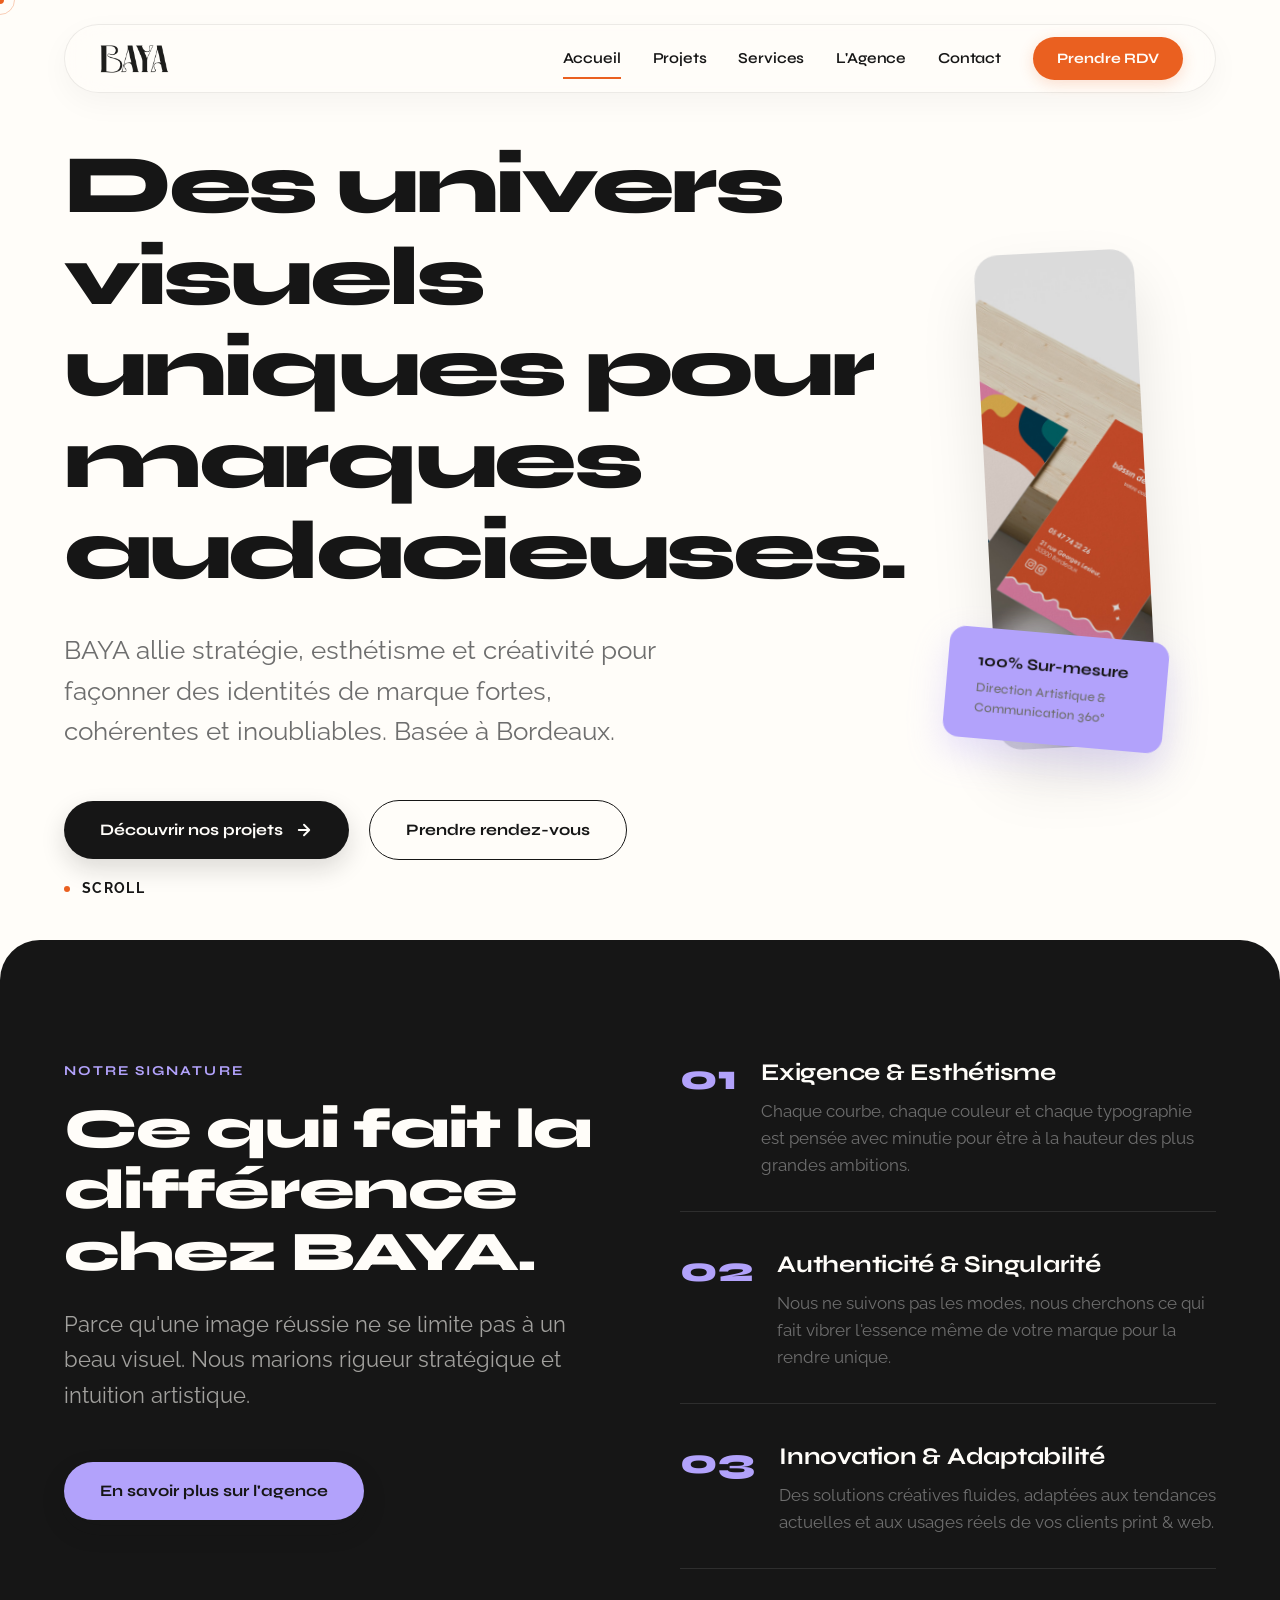
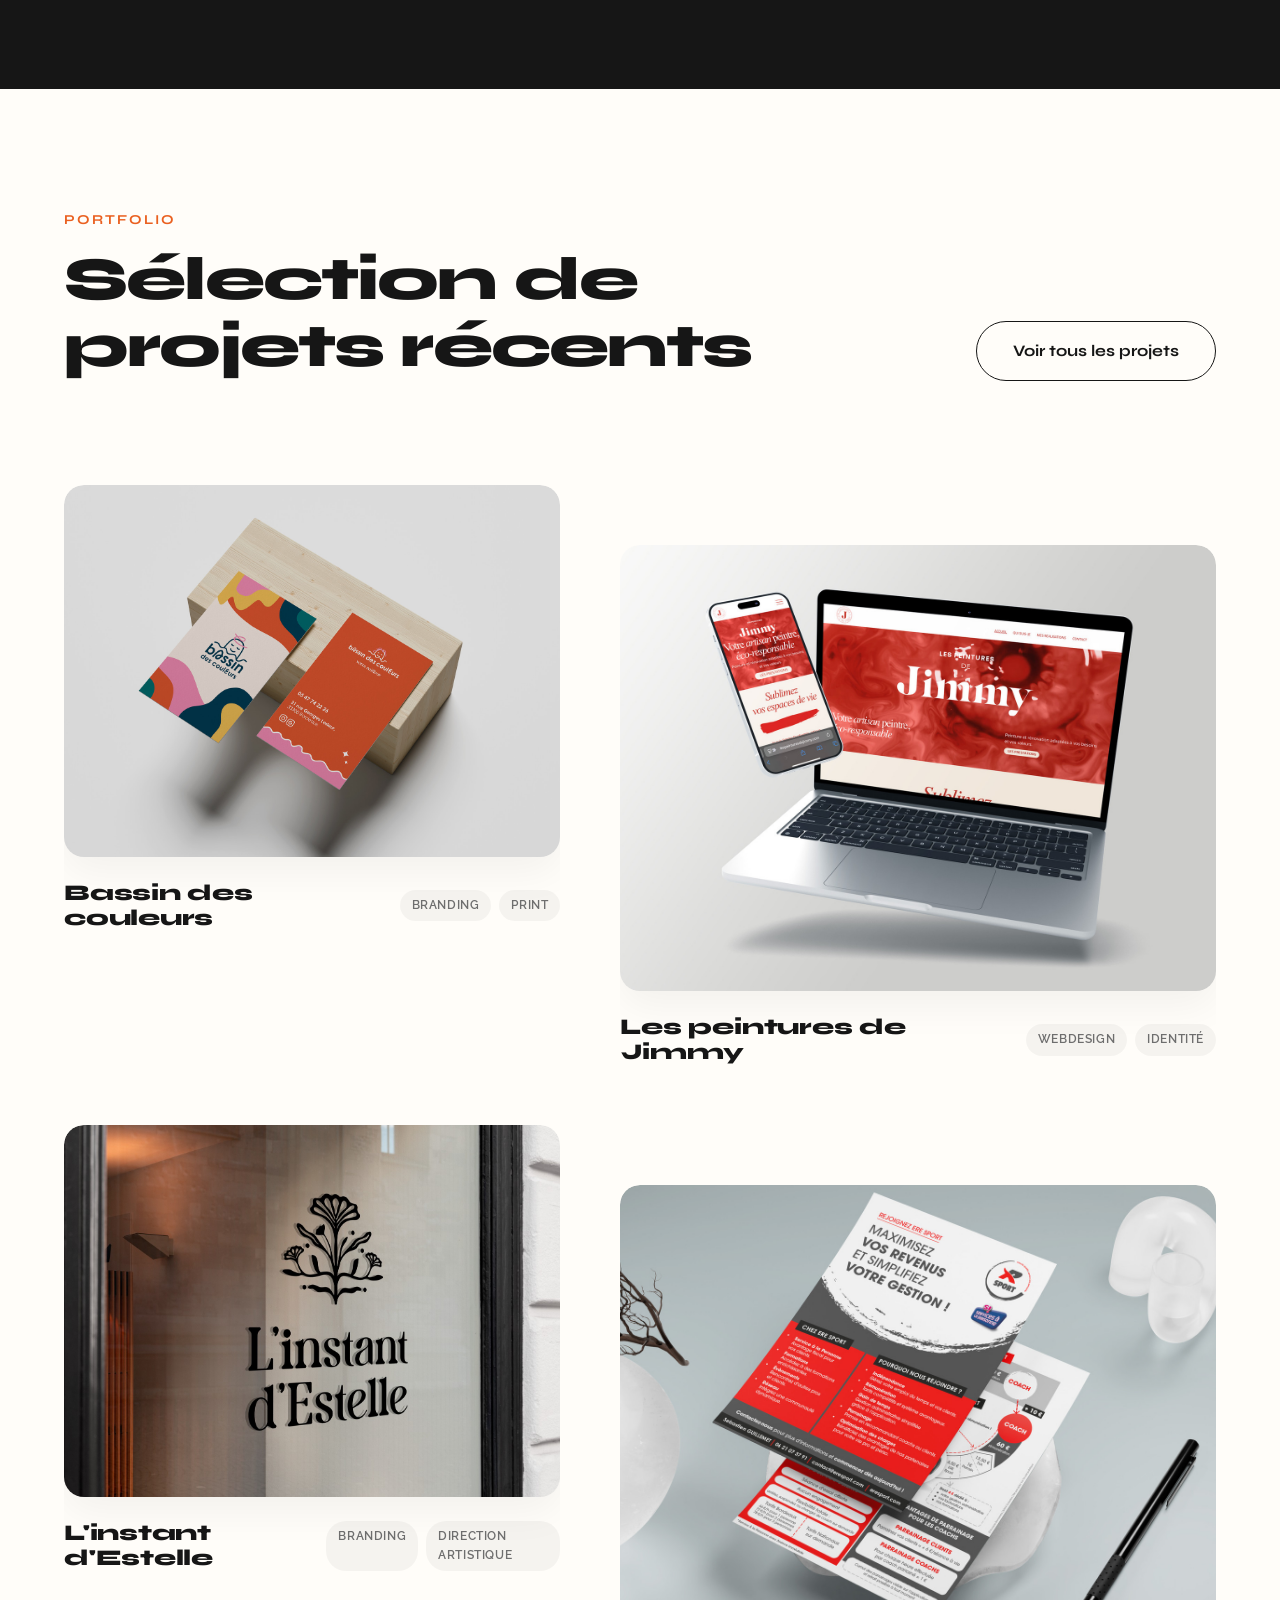
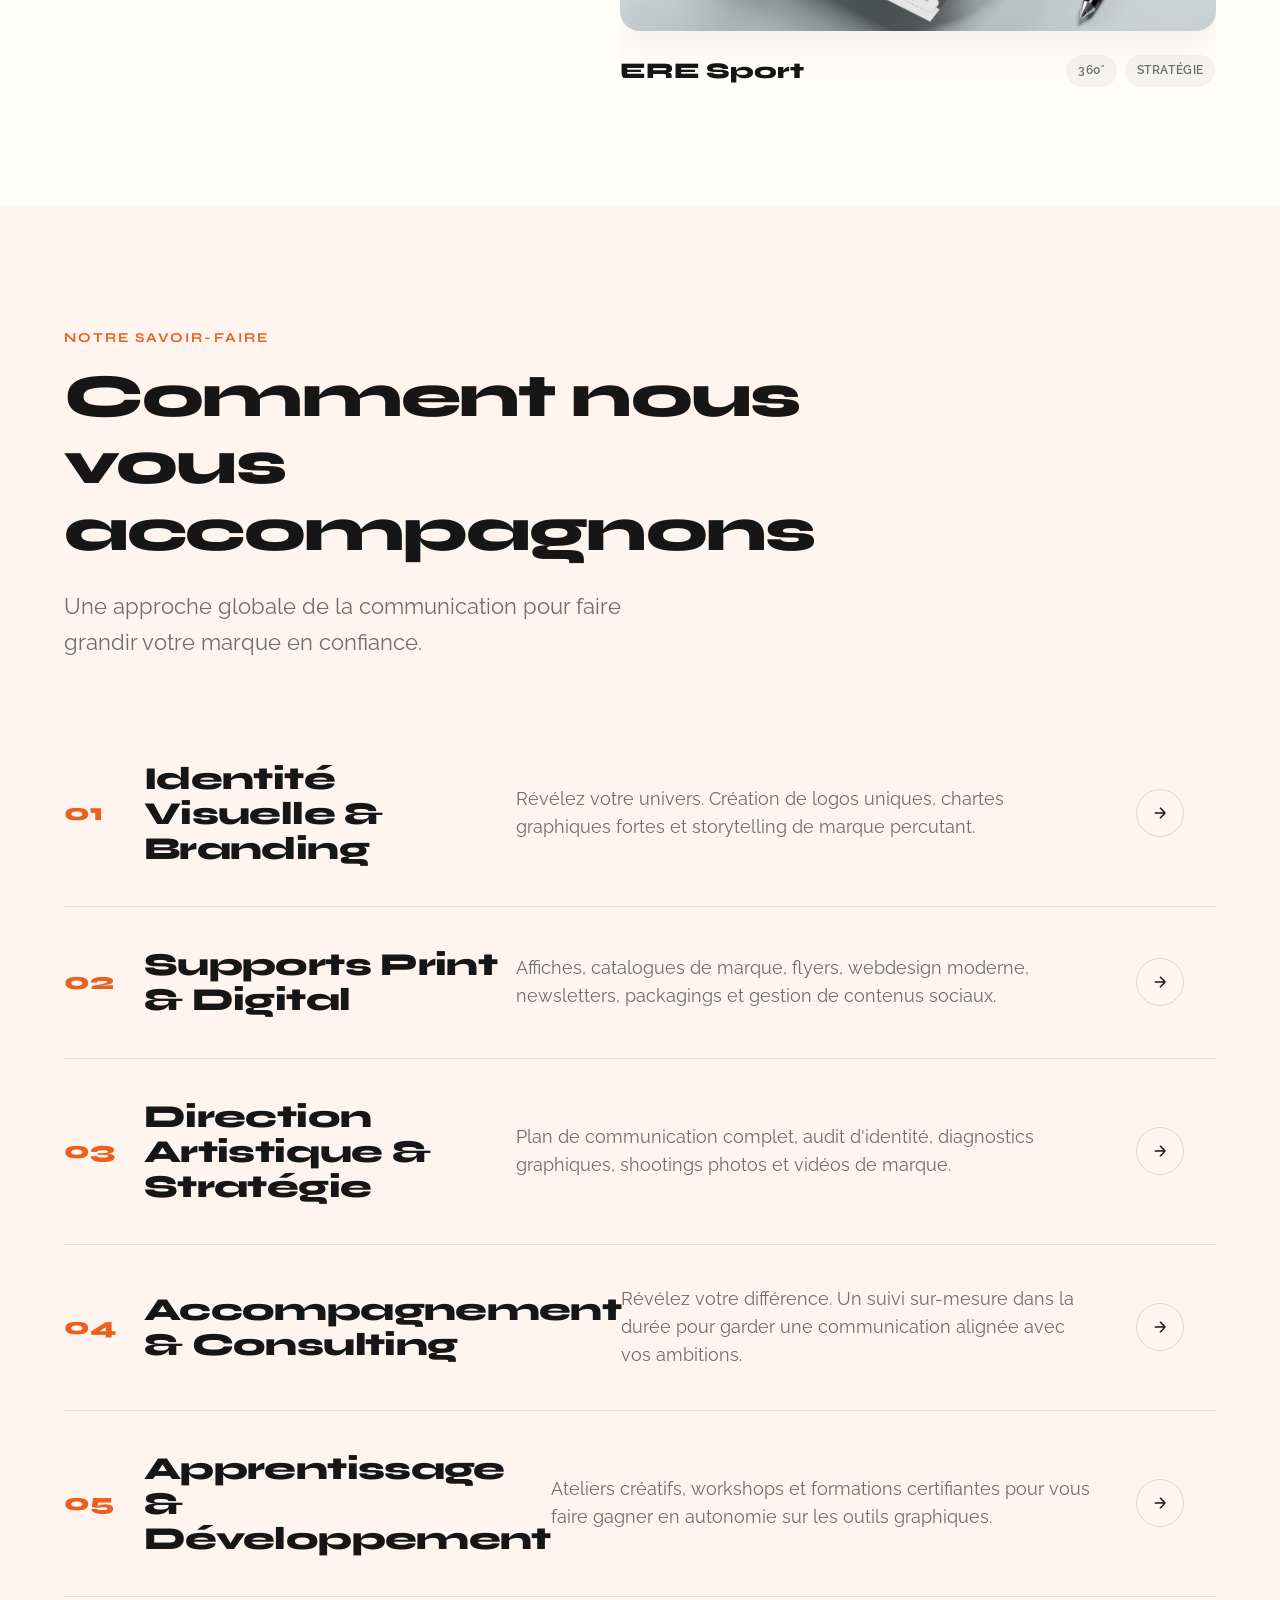
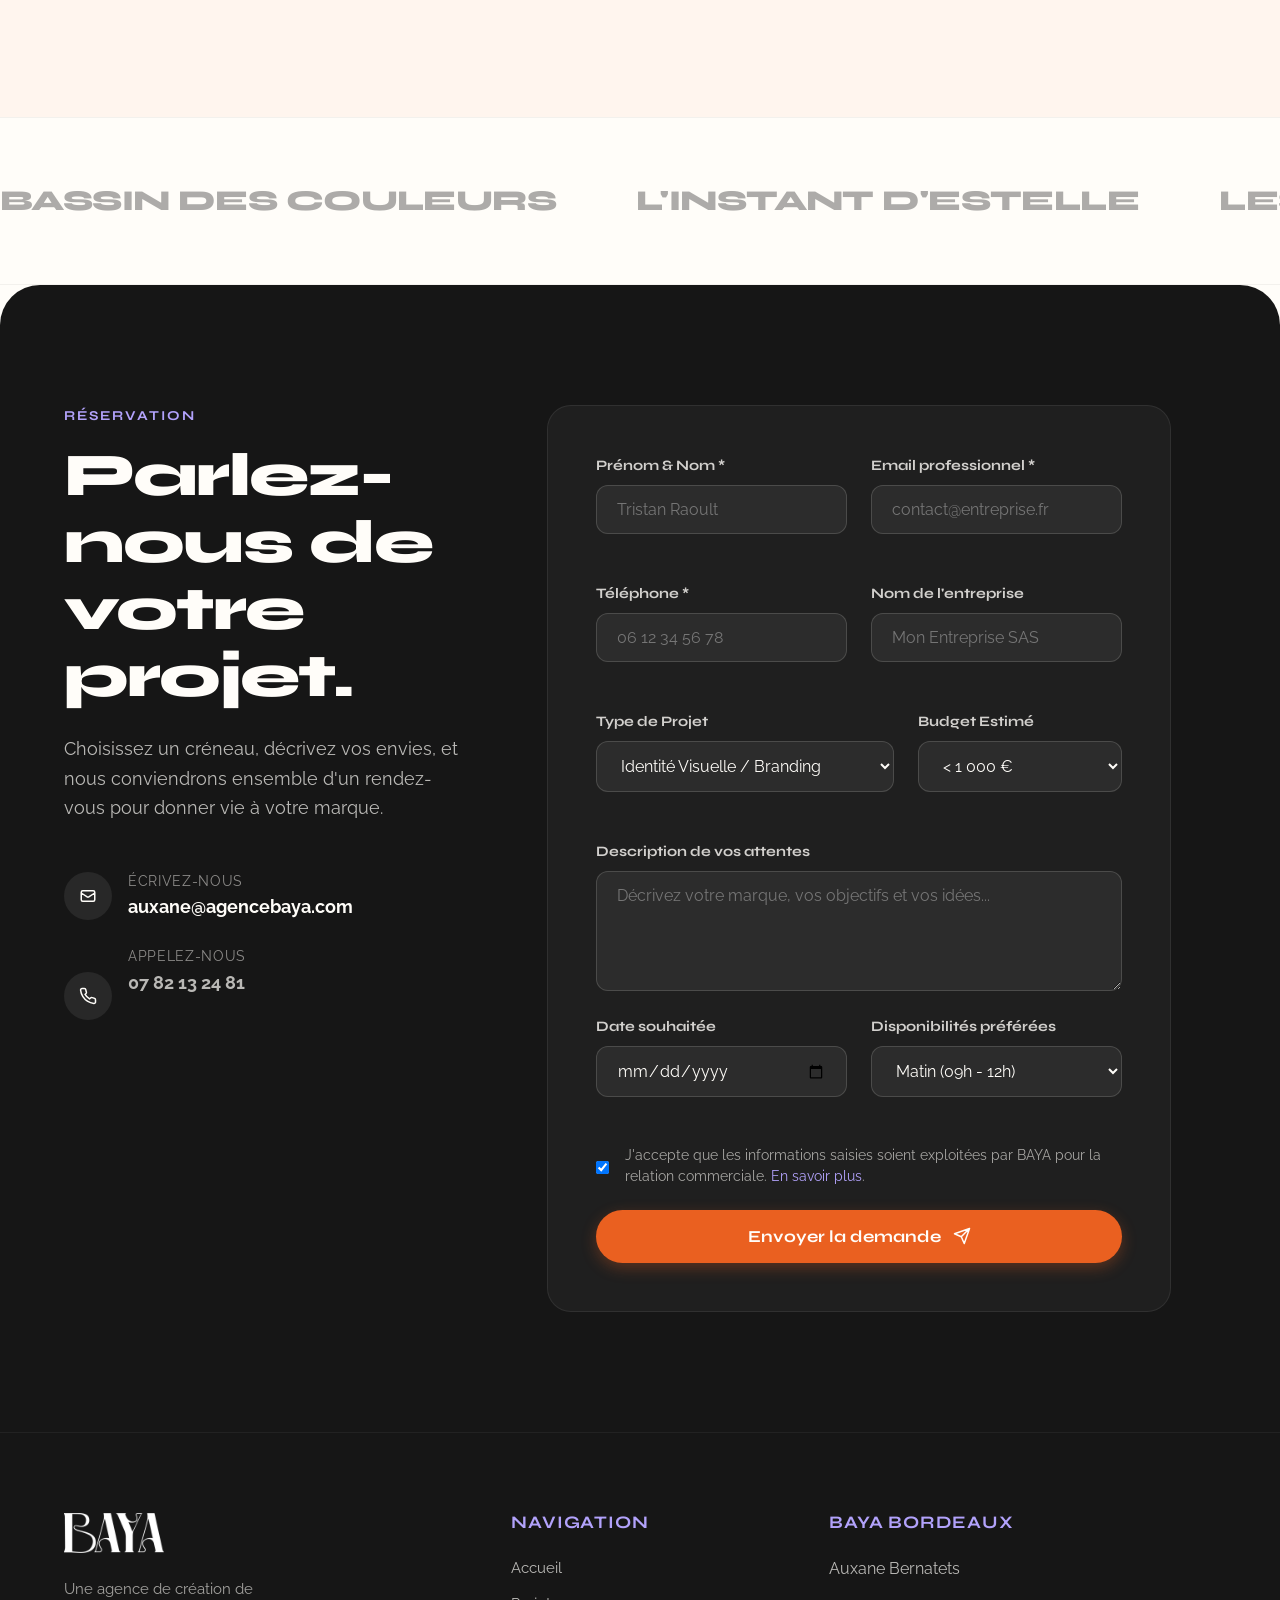
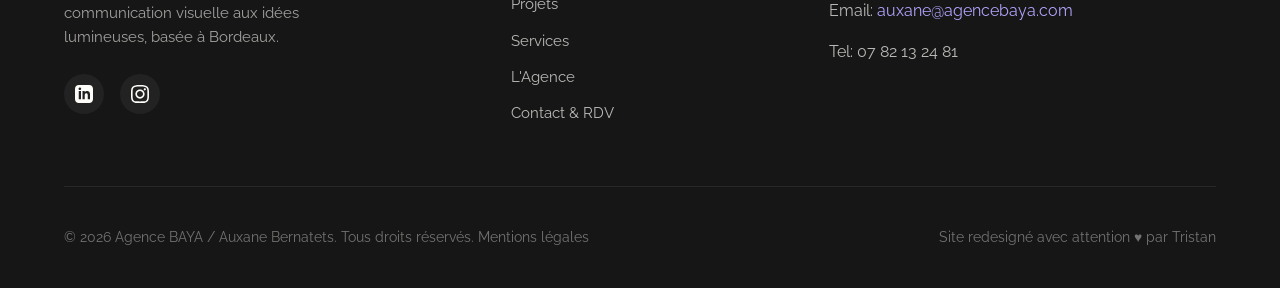
<file: index.html>
<!DOCTYPE html>
<html lang="fr">
<head>
  <meta charset="UTF-8">
  <meta name="viewport" content="width=device-width, initial-scale=1.0">
  
  <!-- SEO Optimization -->
  <title>BAYA | Agence de communication visuelle à Bordeaux | Graphisme & Stratégie</title>
  <meta name="description" content="Agence BAYA, experte en communication visuelle et stratégie graphique à Bordeaux. Création d'identité visuelle, supports print & web, direction artistique, et consulting sur-mesure pour marques audacieuses.">
  <meta name="keywords" content="agence communication Bordeaux, graphisme Bordeaux, identité visuelle, branding, webdesign, direction artistique, agence baya">
  
  <meta property="og:title" content="BAYA | Agence de communication visuelle Bordeaux">
  <meta property="og:description" content="Une approche stratégique, créative et sur-mesure pour valoriser votre image de marque sur tous les supports.">
  <meta property="og:image" content="images/bassin-cartes.jpg">
  <meta property="og:type" content="website">
  
  <link rel="canonical" href="https://agencebaya.com">
  <link rel="icon" type="image/png" href="https://static.wixstatic.com/media/cdf81d_08ce6a960c4a4b889ecac98e093f3b72~mv2.png">
  
  <!-- Shared CSS stylesheet -->
  <link rel="stylesheet" href="style.css">
  
  <!-- Schema.org JSON-LD -->
  <script type="application/ld+json">
  {
    "@context": "https://schema.org",
    "@type": "LocalBusiness",
    "name": "Agence BAYA",
    "description": "Expert en communication visuelle, branding, supports print & digitaux et direction artistique à Bordeaux.",
    "url": "https://agencebaya.com",
    "telephone": "07 82 13 24 81",
    "email": "auxane@agencebaya.com",
    "address": {
      "@type": "PostalAddress",
      "addressLocality": "Bordeaux",
      "postalCode": "33000",
      "addressCountry": "FR"
    },
    "founder": {
      "@type": "Person",
      "name": "Auxane Bernatets"
    }
  }
  </script>
</head>
<body>

  <!-- Custom Cursor Elements -->
  <div class="custom-cursor"></div>
  <div class="custom-cursor-follower"></div>

  <!-- Header & Navigation -->
  <header class="header-container">
    <nav class="nav-island">
      <a href="index.html" class="logo-link" aria-label="Retour à l'accueil">
        <img class="logo-img" src="images/logo-baya-noir.png" alt="BAYA Logo">
      </a>
      <div class="nav-links">
        <a href="index.html" class="nav-item active">Accueil</a>
        <a href="projets.html" class="nav-item">Projets</a>
        <a href="services.html" class="nav-item">Services</a>
        <a href="agence.html" class="nav-item">L'Agence</a>
        <a href="contact.html" class="nav-item">Contact</a>
        <a href="contact.html#reserver" class="btn-nav-rdv">Prendre RDV</a>
      </div>
      <button class="burger-menu" aria-label="Ouvrir le menu">
        <span class="burger-line"></span>
        <span class="burger-line"></span>
        <span class="burger-line"></span>
      </button>
    </nav>
  </header>

  <!-- Mobile Fullscreen Menu Overlay -->
  <div class="mobile-menu-overlay">
    <div class="mobile-nav-links">
      <a href="index.html" class="mobile-nav-item">Accueil</a>
      <a href="projets.html" class="mobile-nav-item">Projets</a>
      <a href="services.html" class="mobile-nav-item">Services</a>
      <a href="agence.html" class="mobile-nav-item">L'Agence</a>
      <a href="contact.html" class="mobile-nav-item">Contact</a>
      <a href="contact.html#reserver" class="mobile-nav-item" style="color: var(--color-accent-orange);">Prendre RDV</a>
    </div>
  </div>

  <main>
    <!-- Hero Section -->
    <section class="hero-sec">
      <div class="container hero-grid">
        <div class="hero-text-content">
          <h1 class="hero-title split-title">Des univers visuels uniques pour marques audacieuses.</h1>
          <p class="hero-subtitle">BAYA allie stratégie, esthétisme et créativité pour façonner des identités de marque fortes, cohérentes et inoubliables. Basée à Bordeaux.</p>
          <div class="hero-ctas">
            <a href="projets.html" class="btn-primary">
              Découvrir nos projets
              <svg width="18" height="18" viewBox="0 0 24 24" fill="none" xmlns="http://www.w3.org/2000/svg">
                <path d="M5 12H19M19 12L12 5M19 12L12 19" stroke="currentColor" stroke-width="2.5" stroke-linecap="round" stroke-linejoin="round"/>
              </svg>
            </a>
            <a href="contact.html#reserver" class="btn-secondary">Prendre rendez-vous</a>
          </div>
        </div>
        <div class="hero-visual">
          <div class="hero-main-img-wrapper">
            <img class="hero-main-img" src="images/bassin-cartes.jpg" alt="Cartes de visite Bassin des couleurs par BAYA">
          </div>
          <div class="hero-badge">
            <p>100% Sur-mesure</p>
            <p style="font-size: 0.8rem; font-weight: 500; margin-top: 4px; color: var(--color-text-muted);">Direction Artistique & Communication 360°</p>
          </div>
        </div>
      </div>
      <div class="scroll-indicator">
        <span class="scroll-dot"></span>
        <span>Scroll</span>
      </div>
    </section>

    <!-- Section Difference -->
    <section class="diff-sec reveal">
      <div class="container diff-grid">
        <div class="diff-intro">
          <span class="section-tag" style="color: var(--color-accent-purple);">Notre Signature</span>
          <h2>Ce qui fait la différence chez BAYA.</h2>
          <p class="section-desc" style="color: rgba(255, 253, 249, 0.6);">Parce qu'une image réussie ne se limite pas à un beau visuel. Nous marions rigueur stratégique et intuition artistique.</p>
          <a href="agence.html" class="btn-primary" style="background-color: var(--color-accent-purple); color: var(--color-bg-dark);">En savoir plus sur l'agence</a>
        </div>
        <div class="diff-list">
          <div class="diff-item">
            <div class="diff-number">01</div>
            <div class="diff-content">
              <h3>Exigence & Esthétisme</h3>
              <p>Chaque courbe, chaque couleur et chaque typographie est pensée avec minutie pour être à la hauteur des plus grandes ambitions.</p>
            </div>
          </div>
          <div class="diff-item">
            <div class="diff-number">02</div>
            <div class="diff-content">
              <h3>Authenticité & Singularité</h3>
              <p>Nous ne suivons pas les modes, nous cherchons ce qui fait vibrer l'essence même de votre marque pour la rendre unique.</p>
            </div>
          </div>
          <div class="diff-item">
            <div class="diff-number">03</div>
            <div class="diff-content">
              <h3>Innovation & Adaptabilité</h3>
              <p>Des solutions créatives fluides, adaptées aux tendances actuelles et aux usages réels de vos clients print & web.</p>
            </div>
          </div>
        </div>
      </div>
    </section>

    <!-- Selected Projects Portfolio -->
    <section class="projects-sec">
      <div class="container">
        <div class="projects-intro reveal">
          <div>
            <span class="section-tag">Portfolio</span>
            <h2 class="section-title">Sélection de projets récents</h2>
          </div>
          <a href="projets.html" class="btn-secondary" style="margin-bottom: 24px;">Voir tous les projets</a>
        </div>
        
        <div class="projects-grid stagger-container">
          <!-- Card 1: Bassin des couleurs -->
          <article class="project-card stagger-item">
            <a href="projet-bassin-des-couleurs.html" aria-label="Voir le projet Bassin des couleurs">
              <div class="project-img-wrapper">
                <img class="project-img" src="images/bassin-cartes.jpg" alt="Cartes de visite Bassin des couleurs par BAYA">
                <div class="project-overlay">
                  <div class="project-overlay-top">
                    <span class="project-category">Identité Visuelle</span>
                    <div class="project-arrow">
                      <svg viewBox="0 0 24 24"><path d="M7 17L17 7M17 7H7M17 7V17"/></svg>
                    </div>
                  </div>
                  <div class="project-overlay-bottom">
                    <h3>Bassin des couleurs</h3>
                    <p>Logo, cartes de visite, charte graphique et signalétique commerciale.</p>
                  </div>
                </div>
              </div>
            </a>
            <div class="project-info">
              <h3 class="project-title">Bassin des couleurs</h3>
              <div class="project-tags">
                <span class="project-tag">Branding</span>
                <span class="project-tag">Print</span>
              </div>
            </div>
          </article>

          <!-- Card 2: Les peintures de Jimmy (Tall layout) -->
          <article class="project-card tall stagger-item">
            <a href="projet-les-peintures-de-jimmy.html" aria-label="Voir le projet Les peintures de Jimmy">
              <div class="project-img-wrapper">
                <img class="project-img" src="images/jimmy-site.jpg" alt="Site internet Les peintures de Jimmy par BAYA">
                <div class="project-overlay">
                  <div class="project-overlay-top">
                    <span class="project-category">Webdesign & Identité</span>
                    <div class="project-arrow">
                      <svg viewBox="0 0 24 24"><path d="M7 17L17 7M17 7H7M17 7V17"/></svg>
                    </div>
                  </div>
                  <div class="project-overlay-bottom">
                    <h3>Les peintures de Jimmy</h3>
                    <p>Développement de la présence web et création de l'identité graphique.</p>
                  </div>
                </div>
              </div>
            </a>
            <div class="project-info">
              <h3 class="project-title">Les peintures de Jimmy</h3>
              <div class="project-tags">
                <span class="project-tag">Webdesign</span>
                <span class="project-tag">Identité</span>
              </div>
            </div>
          </article>

          <!-- Card 3: L'instant d'Estelle -->
          <article class="project-card stagger-item">
            <a href="projet-l-instant-d-estelle.html" aria-label="Voir le projet L'instant d'Estelle">
              <div class="project-img-wrapper">
                <img class="project-img" src="images/estelle-vitrine.jpg" alt="Vitrine L'instant d'Estelle par BAYA">
                <div class="project-overlay">
                  <div class="project-overlay-top">
                    <span class="project-category">Branding & Logo</span>
                    <div class="project-arrow">
                      <svg viewBox="0 0 24 24"><path d="M7 17L17 7M17 7H7M17 7V17"/></svg>
                    </div>
                  </div>
                  <div class="project-overlay-bottom">
                    <h3>L'instant d'Estelle</h3>
                    <p>Création d'un univers visuel délicat, logo et supports graphiques.</p>
                  </div>
                </div>
              </div>
            </a>
            <div class="project-info">
              <h3 class="project-title">L'instant d'Estelle</h3>
              <div class="project-tags">
                <span class="project-tag">Branding</span>
                <span class="project-tag">Direction Artistique</span>
              </div>
            </div>
          </article>

          <!-- Card 4: ERE Sport (Tall layout) -->
          <article class="project-card tall stagger-item">
            <a href="projet-ere-sport.html" aria-label="Voir le projet ERE Sport">
              <div class="project-img-wrapper">
                <img class="project-img" src="images/ere-flyer.jpg" alt="Flyer ERE Sport par BAYA">
                <div class="project-overlay">
                  <div class="project-overlay-top">
                    <span class="project-category">Communication 360°</span>
                    <div class="project-arrow">
                      <svg viewBox="0 0 24 24"><path d="M7 17L17 7M17 7H7M17 7V17"/></svg>
                    </div>
                  </div>
                  <div class="project-overlay-bottom">
                    <h3>ERE Sport</h3>
                    <p>Accompagnement éditorial, supports digitaux et imprimés.</p>
                  </div>
                </div>
              </div>
            </a>
            <div class="project-info">
              <h3 class="project-title">ERE Sport</h3>
              <div class="project-tags">
                <span class="project-tag">360°</span>
                <span class="project-tag">Stratégie</span>
              </div>
            </div>
          </article>
        </div>
      </div>
    </section>

    <!-- Services Overview -->
    <section class="services-sec reveal">
      <div class="container">
        <span class="section-tag">Notre Savoir-faire</span>
        <h2 class="section-title">Comment nous vous accompagnons</h2>
        <p class="section-desc">Une approche globale de la communication pour faire grandir votre marque en confiance.</p>
        
        <div class="services-list">
          <div class="service-row">
            <span class="service-row-number">01</span>
            <h3 class="service-row-title">Identité Visuelle & Branding</h3>
            <p class="service-row-desc">Révélez votre univers. Création de logos uniques, chartes graphiques fortes et storytelling de marque percutant.</p>
            <div class="service-row-icon">
              <svg viewBox="0 0 24 24"><path d="M5 12H19M19 12L12 5M19 12L12 19"/></svg>
            </div>
          </div>
          <div class="service-row">
            <span class="service-row-number">02</span>
            <h3 class="service-row-title">Supports Print & Digital</h3>
            <p class="service-row-desc">Affiches, catalogues de marque, flyers, webdesign moderne, newsletters, packagings et gestion de contenus sociaux.</p>
            <div class="service-row-icon">
              <svg viewBox="0 0 24 24"><path d="M5 12H19M19 12L12 5M19 12L12 19"/></svg>
            </div>
          </div>
          <div class="service-row">
            <span class="service-row-number">03</span>
            <h3 class="service-row-title">Direction Artistique & Stratégie</h3>
            <p class="service-row-desc">Plan de communication complet, audit d'identité, diagnostics graphiques, shootings photos et vidéos de marque.</p>
            <div class="service-row-icon">
              <svg viewBox="0 0 24 24"><path d="M5 12H19M19 12L12 5M19 12L12 19"/></svg>
            </div>
          </div>
          <div class="service-row">
            <span class="service-row-number">04</span>
            <h3 class="service-row-title">Accompagnement & Consulting</h3>
            <p class="service-row-desc">Révélez votre différence. Un suivi sur-mesure dans la durée pour garder une communication alignée avec vos ambitions.</p>
            <div class="service-row-icon">
              <svg viewBox="0 0 24 24"><path d="M5 12H19M19 12L12 5M19 12L12 19"/></svg>
            </div>
          </div>
          <div class="service-row">
            <span class="service-row-number">05</span>
            <h3 class="service-row-title">Apprentissage & Développement</h3>
            <p class="service-row-desc">Ateliers créatifs, workshops et formations certifiantes pour vous faire gagner en autonomie sur les outils graphiques.</p>
            <div class="service-row-icon">
              <svg viewBox="0 0 24 24"><path d="M5 12H19M19 12L12 5M19 12L12 19"/></svg>
            </div>
          </div>
        </div>
      </div>
    </section>

    <!-- Client Trust Marquee (BANNED PATTERNS DEFIED: NO PLAIN LOGO ROW, ITS A LIVE MARQUEE) -->
    <section class="logos-sec">
      <div class="logo-marquee">
        <!-- Doubled marquee elements for infinite seamless scroll -->
        <span style="font-family: var(--font-heading); font-weight: 800; font-size: 1.8rem; letter-spacing: -0.02em; color: var(--color-text); opacity: 0.35;">BASSIN DES COULEURS</span>
        <span style="font-family: var(--font-heading); font-weight: 800; font-size: 1.8rem; letter-spacing: -0.02em; color: var(--color-text); opacity: 0.35;">L'INSTANT D'ESTELLE</span>
        <span style="font-family: var(--font-heading); font-weight: 800; font-size: 1.8rem; letter-spacing: -0.02em; color: var(--color-text); opacity: 0.35;">LES PEINTURES DE JIMMY</span>
        <span style="font-family: var(--font-heading); font-weight: 800; font-size: 1.8rem; letter-spacing: -0.02em; color: var(--color-text); opacity: 0.35;">ERE SPORT</span>
        <span style="font-family: var(--font-heading); font-weight: 800; font-size: 1.8rem; letter-spacing: -0.02em; color: var(--color-text); opacity: 0.35;">BASSIN DES COULEURS</span>
        <span style="font-family: var(--font-heading); font-weight: 800; font-size: 1.8rem; letter-spacing: -0.02em; color: var(--color-text); opacity: 0.35;">L'INSTANT D'ESTELLE</span>
        <span style="font-family: var(--font-heading); font-weight: 800; font-size: 1.8rem; letter-spacing: -0.02em; color: var(--color-text); opacity: 0.35;">LES PEINTURES DE JIMMY</span>
        <span style="font-family: var(--font-heading); font-weight: 800; font-size: 1.8rem; letter-spacing: -0.02em; color: var(--color-text); opacity: 0.35;">ERE SPORT</span>
      </div>
    </section>

    <!-- Booking Form Section (OBLIGATORY PAGE BLOCK) -->
    <section class="booking-sec reveal" id="reserver">
      <div class="container booking-grid">
        <div class="booking-info">
          <span class="section-tag" style="color: var(--color-accent-purple);">Réservation</span>
          <h2>Parlez-nous de votre projet.</h2>
          <p>Choisissez un créneau, décrivez vos envies, et nous conviendrons ensemble d'un rendez-vous pour donner vie à votre marque.</p>
          
          <div class="booking-contact-list">
            <div class="booking-contact-item">
              <div class="booking-contact-icon">
                <svg viewBox="0 0 24 24"><path d="M3 8L10.89 13.26C11.56 13.72 12.44 13.72 13.11 13.26L21 8M5 19H19C20.1 19 21 18.1 21 17V7C21 5.9 20.1 5 19 5H5C3.9 5 3 5.9 3 7V17C3 18.1 3.9 19 5 19Z" stroke="currentColor" stroke-width="2"/></svg>
              </div>
              <div class="booking-contact-text">
                <span>Écrivez-nous</span>
                <a href="mailto:auxane@agencebaya.com">auxane@agencebaya.com</a>
              </div>
            </div>
            <div class="booking-contact-item">
              <div class="booking-contact-icon">
                <svg viewBox="0 0 24 24"><path d="M22 16.92v3a2 2 0 0 1-2.18 2 19.79 19.79 0 0 1-8.63-3.07 19.5 19.5 0 0 1-6-6 19.79 19.79 0 0 1-3.07-8.67A2 2 0 0 1 4.11 2h3a2 2 0 0 1 2 1.72 12.84 12.84 0 0 0 .7 2.81 2 2 0 0 1-.45 2.11L8.09 9.91a16 16 0 0 0 6 6l1.27-1.27a2 2 0 0 1 2.11-.45 12.84 12.84 0 0 0 2.81.7A2 2 0 0 1 22 16.92z" stroke="currentColor" stroke-width="2"/></svg>
              </div>
              <div class="booking-contact-text">
                <span>Appelez-nous</span>
                <p>07 82 13 24 81</p>
              </div>
            </div>
          </div>
        </div>

        <div class="booking-form">
          <!-- Confirmation Screen -->
          <div class="booking-success-message">
            <div class="success-icon">
              <svg viewBox="0 0 24 24"><path d="M20 6L9 17L4 12" stroke="currentColor" stroke-linecap="round" stroke-linejoin="round"/></svg>
            </div>
            <h3 style="font-size: 1.8rem; font-weight: 800; color: var(--color-text-light); margin-bottom: 12px;">Demande Envoyée !</h3>
            <p style="color: rgba(255, 253, 249, 0.7); max-width: 320px;">Merci pour votre intérêt. Auxane vous recontactera sous 24 à 48h pour valider la date.</p>
          </div>

          <form id="bookingForm">
            <div class="form-row">
              <div class="form-group">
                <label class="form-label" for="clientName">Prénom & Nom *</label>
                <input class="form-input" type="text" id="clientName" name="name" placeholder="Tristan Raoult" required>
              </div>
              <div class="form-group">
                <label class="form-label" for="clientEmail">Email professionnel *</label>
                <input class="form-input" type="email" id="clientEmail" name="email" placeholder="contact@entreprise.fr" required>
              </div>
            </div>
            
            <div class="form-row">
              <div class="form-group">
                <label class="form-label" for="clientPhone">Téléphone *</label>
                <input class="form-input" type="tel" id="clientPhone" name="phone" placeholder="06 12 34 56 78" required>
              </div>
              <div class="form-group">
                <label class="form-label" for="clientCompany">Nom de l'entreprise</label>
                <input class="form-input" type="text" id="clientCompany" name="company" placeholder="Mon Entreprise SAS">
              </div>
            </div>

            <div class="form-row">
              <div class="form-group">
                <label class="form-label" for="projectType">Type de Projet</label>
                <select class="form-select" id="projectType" name="service">
                  <option value="Identité visuelle">Identité Visuelle / Branding</option>
                  <option value="Site web">Création Site Web</option>
                  <option value="Motion">Supports Print / Digital</option>
                  <option value="Consulting">Consulting / Accompagnement</option>
                  <option value="Formation">Atelier / Formation</option>
                </select>
              </div>
              <div class="form-group">
                <label class="form-label" for="projectBudget">Budget Estimé</label>
                <select class="form-select" id="projectBudget" name="budget">
                  <option value="< 1k€">&lt; 1 000 €</option>
                  <option value="1-5k€">1 000 € - 5 000 €</option>
                  <option value="5-15k€">5 000 € - 15 000 €</option>
                  <option value="+ 15k€">&gt; 15 000 €</option>
                </select>
              </div>
            </div>

            <div class="form-group full-width">
              <label class="form-label" for="projectDesc">Description de vos attentes</label>
              <textarea class="form-textarea" id="projectDesc" name="desc" placeholder="Décrivez votre marque, vos objectifs et vos idées..."></textarea>
            </div>

            <div class="form-row">
              <div class="form-group">
                <label class="form-label" for="bookingDate">Date souhaitée</label>
                <input class="form-input" type="date" id="bookingDate" name="date">
              </div>
              <div class="form-group">
                <label class="form-label" for="timePreference">Disponibilités préférées</label>
                <select class="form-select" id="timePreference" name="timePreference">
                  <option value="Matin">Matin (09h - 12h)</option>
                  <option value="Après-midi">Après-midi (14h - 17h)</option>
                  <option value="Fin de journée">Fin de journée (17h - 19h)</option>
                </select>
              </div>
            </div>

            <div class="checkbox-group">
              <input type="checkbox" id="rgpdConsent" required checked style="margin-top: 4px; cursor: pointer;">
              <label class="checkbox-label" for="rgpdConsent">J'accepte que les informations saisies soient exploitées par BAYA pour la relation commerciale. <a href="#">En savoir plus</a>.</label>
            </div>

            <button class="btn-submit" type="submit">
              <span>Envoyer la demande</span>
              <svg width="18" height="18" viewBox="0 0 24 24" fill="none" xmlns="http://www.w3.org/2000/svg">
                <path d="M22 2L11 13M22 2L15 22L11 13M11 13L2 9L22 2" stroke="currentColor" stroke-width="2" stroke-linecap="round" stroke-linejoin="round"/>
              </svg>
            </button>
          </form>
        </div>
      </div>
    </section>
  </main>

  <!-- Footer -->
  <footer>
    <div class="container footer-top">
      <div class="footer-brand">
        <img class="logo-img" src="images/logo-baya-blanc.png" alt="BAYA Logo">
        <p>Une agence de création de communication visuelle aux idées lumineuses, basée à Bordeaux.</p>
        <div class="footer-socials">
          <a class="social-link" href="#" aria-label="LinkedIn">
            <svg viewBox="0 0 24 24"><path d="M19 0h-14c-2.761 0-5 2.239-5 5v14c0 2.761 2.239 5 5 5h14c2.762 0 5-2.239 5-5v-14c0-2.761-2.238-5-5-5zm-11 19h-3v-11h3v11zm-1.5-12.268c-.966 0-1.75-.779-1.75-1.75s.784-1.75 1.75-1.75 1.75.779 1.75 1.75-.784 1.75-1.75 1.75zm13.5 12.268h-3v-5.604c0-3.368-4-3.113-4 0v5.604h-3v-11h3v1.765c1.396-2.586 7-2.777 7 2.476v6.759z"/></svg>
          </a>
          <a class="social-link" href="#" aria-label="Instagram">
            <svg viewBox="0 0 24 24"><path d="M12 2.163c3.204 0 3.584.012 4.85.07 3.252.148 4.771 1.691 4.919 4.919.058 1.265.069 1.645.069 4.849 0 3.205-.012 3.584-.069 4.849-.149 3.225-1.664 4.771-4.919 4.919-1.266.058-1.644.07-4.85.07-3.204 0-3.584-.012-4.849-.07-3.26-.149-4.771-1.699-4.919-4.92-.058-1.265-.07-1.644-.07-4.849 0-3.204.013-3.583.07-4.849.149-3.227 1.664-4.771 4.919-4.919 1.266-.057 1.645-.069 4.849-.069zm0-2c-3.259 0-3.667.014-4.947.072-4.358.2-6.78 2.618-6.98 6.98-.059 1.281-.073 1.689-.073 4.948 0 3.259.014 3.668.072 4.948.2 4.358 2.618 6.78 6.98 6.98 1.281.058 1.689.072 4.948.072 3.259 0 3.668-.014 4.948-.072 4.354-.2 6.782-2.618 6.979-6.98.059-1.28.073-1.689.073-4.948 0-3.259-.014-3.667-.072-4.947-.196-4.354-2.617-6.78-6.979-6.98-1.281-.059-1.69-.073-4.949-.073zm0 5.838c-3.403 0-6.162 2.759-6.162 6.162s2.759 6.163 6.162 6.163 6.162-2.759 6.162-6.163c0-3.403-2.759-6.162-6.162-6.162zm0 10.162c-2.209 0-4-1.79-4-4 0-2.209 1.791-4 4-4s4 1.791 4 4c0 2.21-1.791 4-4 4zm6.406-11.845c-.796 0-1.441.645-1.441 1.44s.645 1.44 1.441 1.44c.795 0 1.439-.645 1.439-1.44s-.644-1.44-1.439-1.44z"/></svg>
          </a>
        </div>
      </div>
      
      <div>
        <h4 class="footer-heading">Navigation</h4>
        <div class="footer-links">
          <a class="footer-link" href="index.html">Accueil</a>
          <a class="footer-link" href="projets.html">Projets</a>
          <a class="footer-link" href="services.html">Services</a>
          <a class="footer-link" href="agence.html">L'Agence</a>
          <a class="footer-link" href="contact.html">Contact & RDV</a>
        </div>
      </div>

      <div class="footer-contact">
        <h4 class="footer-heading">BAYA Bordeaux</h4>
        <p>Auxane Bernatets</p>
        <p>Email: <a href="mailto:auxane@agencebaya.com" style="color: var(--color-accent-purple);">auxane@agencebaya.com</a></p>
        <p>Tel: 07 82 13 24 81</p>
      </div>
    </div>
    
    <div class="container footer-bottom">
      <p class="footer-copyright">&copy; 2026 Agence BAYA / Auxane Bernatets. Tous droits réservés. <a href="#">Mentions légales</a></p>
      <p>Site redesigné avec attention &hearts; par Tristan</p>
    </div>
  </footer>

  <!-- Shared JS Script -->
  <script src="script.js"></script>
</body>
</html>
</file>
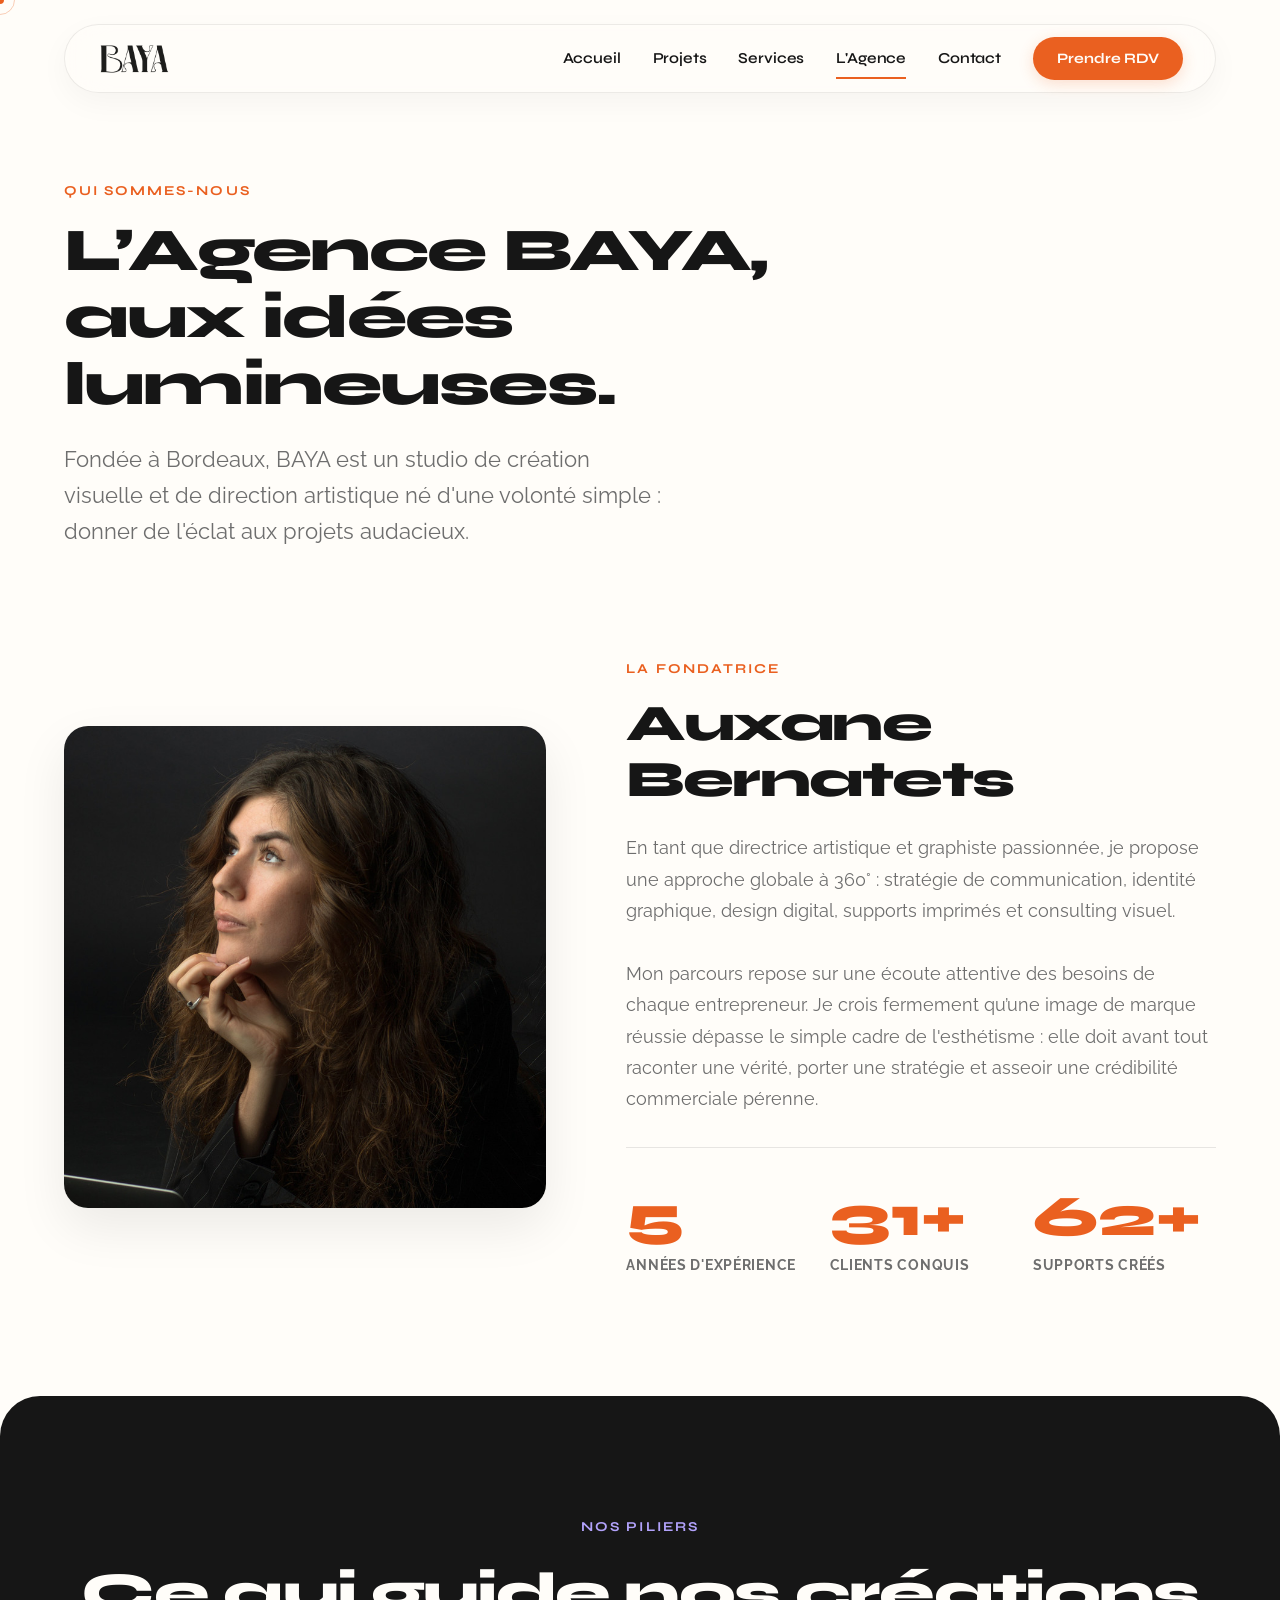
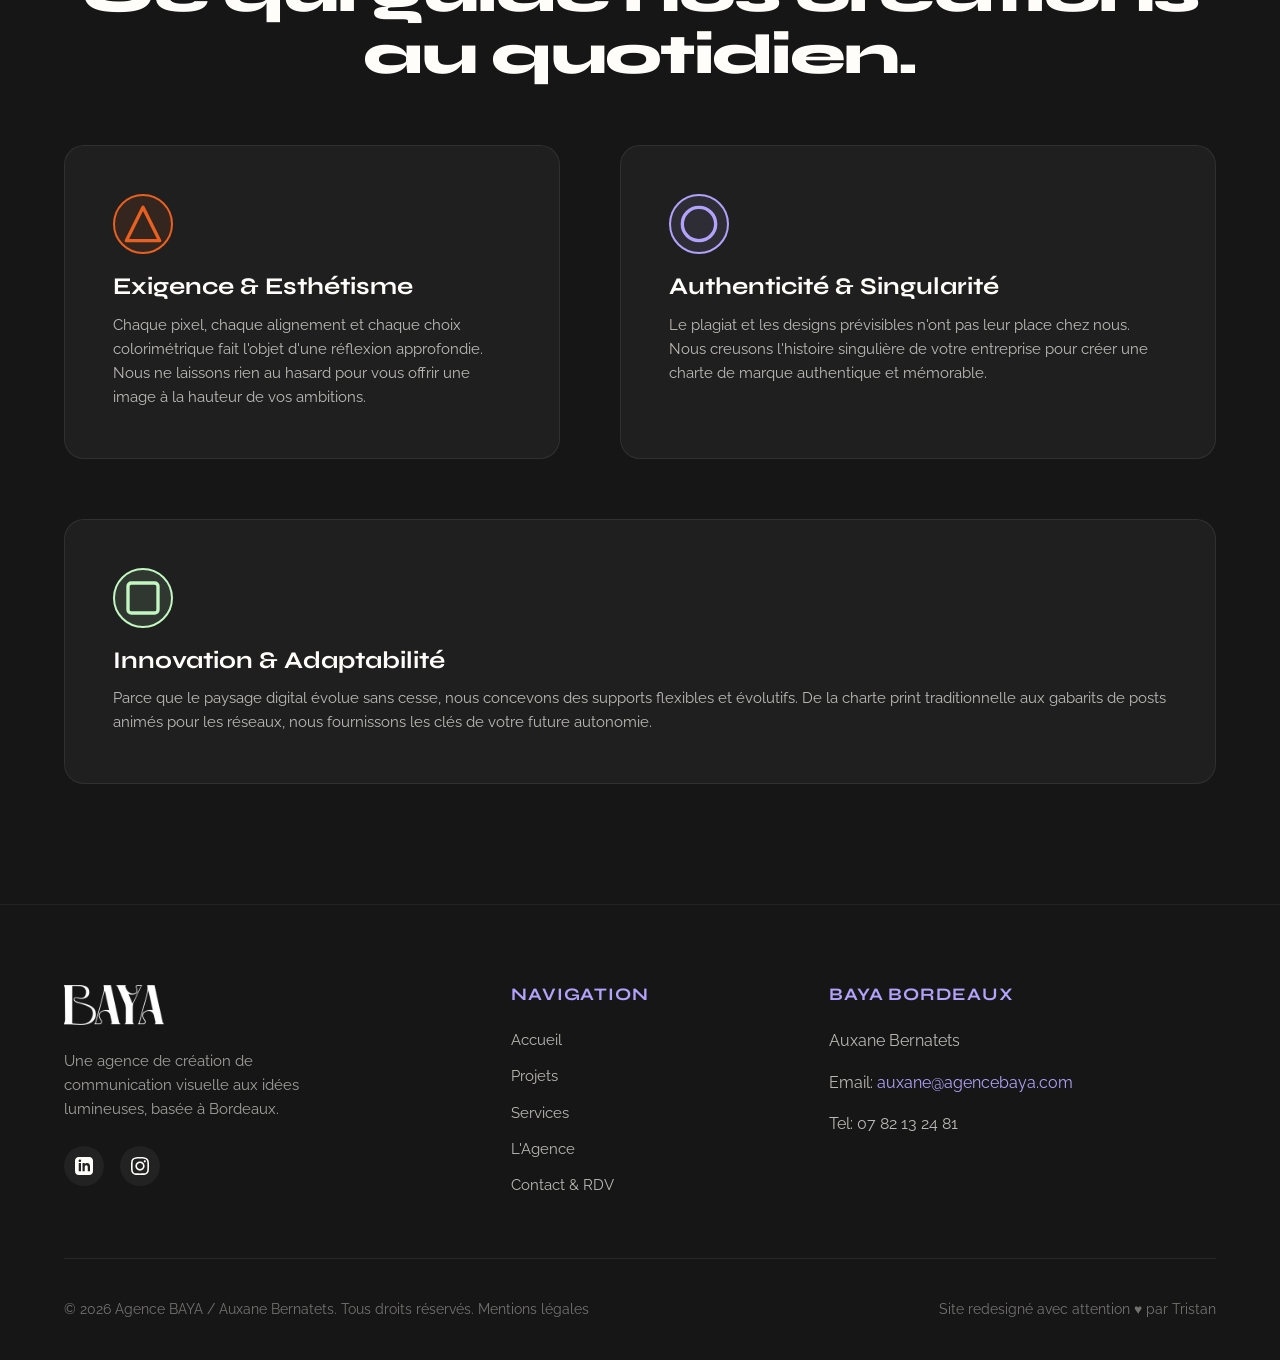
<file: agence.html>
<!DOCTYPE html>
<html lang="fr">
<head>
  <meta charset="UTF-8">
  <meta name="viewport" content="width=device-width, initial-scale=1.0">
  <title>L'Agence | BAYA - Direction Artistique et Identité de Marque à Bordeaux</title>
  <meta name="description" content="Découvrez l'histoire et les valeurs de l'Agence BAYA. Fondée par la directrice artistique Auxane Bernatets, BAYA allie rigueur stratégique et intuition esthétique pour valoriser vos marques.">
  <link rel="stylesheet" href="style.css">
  <link rel="canonical" href="https://agencebaya.com/about">
  <link rel="icon" type="image/png" href="https://static.wixstatic.com/media/cdf81d_08ce6a960c4a4b889ecac98e093f3b72~mv2.png">
</head>
<body>

  <!-- Custom Cursor Elements -->
  <div class="custom-cursor"></div>
  <div class="custom-cursor-follower"></div>

  <!-- Header & Navigation -->
  <header class="header-container">
    <nav class="nav-island">
      <a href="index.html" class="logo-link">
        <img class="logo-img" src="images/logo-baya-noir.png" alt="BAYA Logo">
      </a>
      <div class="nav-links">
        <a href="index.html" class="nav-item">Accueil</a>
        <a href="projets.html" class="nav-item">Projets</a>
        <a href="services.html" class="nav-item">Services</a>
        <a href="agence.html" class="nav-item active">L'Agence</a>
        <a href="contact.html" class="nav-item">Contact</a>
        <a href="contact.html#reserver" class="btn-nav-rdv">Prendre RDV</a>
      </div>
      <button class="burger-menu" aria-label="Ouvrir le menu">
        <span class="burger-line"></span>
        <span class="burger-line"></span>
        <span class="burger-line"></span>
      </button>
    </nav>
  </header>

  <!-- Mobile Fullscreen Menu Overlay -->
  <div class="mobile-menu-overlay">
    <div class="mobile-nav-links">
      <a href="index.html" class="mobile-nav-item">Accueil</a>
      <a href="projets.html" class="mobile-nav-item">Projets</a>
      <a href="services.html" class="mobile-nav-item">Services</a>
      <a href="agence.html" class="mobile-nav-item">L'Agence</a>
      <a href="contact.html" class="mobile-nav-item">Contact</a>
      <a href="contact.html#reserver" class="mobile-nav-item" style="color: var(--color-accent-orange);">Prendre RDV</a>
    </div>
  </div>

  <main>
    <!-- Agency Header Section -->
    <section class="project-header reveal">
      <div class="container">
        <span class="section-tag">Qui sommes-nous</span>
        <h1 class="section-title">L’Agence BAYA, aux idées lumineuses.</h1>
        <p class="section-desc">Fondée à Bordeaux, BAYA est un studio de création visuelle et de direction artistique né d'une volonté simple : donner de l'éclat aux projets audacieux.</p>
      </div>
    </section>

    <!-- Founder profile section -->
    <section class="agency-sec reveal" style="padding-top: 0;">
      <div class="container agency-grid">
        <div class="agency-img-wrapper">
          <img class="agency-img" src="images/portrait-auxane.jpg" alt="Auxane Bernatets - Fondatrice de BAYA">
        </div>
        <div class="agency-content">
          <span class="section-tag">La Fondatrice</span>
          <h2>Auxane Bernatets</h2>
          <p>En tant que directrice artistique et graphiste passionnée, je propose une approche globale à 360° : stratégie de communication, identité graphique, design digital, supports imprimés et consulting visuel.</p>
          <p>Mon parcours repose sur une écoute attentive des besoins de chaque entrepreneur. Je crois fermement qu’une image de marque réussie dépasse le simple cadre de l'esthétisme : elle doit avant tout raconter une vérité, porter une stratégie et asseoir une crédibilité commerciale pérenne.</p>
          
          <!-- Animated Stats Grid -->
          <div class="stats-grid">
            <div class="stat-item">
              <span class="stat-number" data-target="8" data-suffix="">0</span>
              <span class="stat-label">Années d'expérience</span>
            </div>
            <div class="stat-item">
              <span class="stat-number" data-target="50" data-suffix="+">0</span>
              <span class="stat-label">Clients conquis</span>
            </div>
            <div class="stat-item">
              <span class="stat-number" data-target="100" data-suffix="+">0</span>
              <span class="stat-label">Supports créés</span>
            </div>
          </div>
        </div>
      </div>
    </section>

    <!-- Agency Values Section -->
    <section class="diff-sec reveal">
      <div class="container">
        <span class="section-tag" style="color: var(--color-accent-purple); text-align: center; display: block; margin-bottom: 24px;">Nos Piliers</span>
        <h2 style="font-size: clamp(2rem, 5vw, 3.5rem); text-align: center; font-weight: 800; letter-spacing: -0.03em; margin-bottom: 60px;">Ce qui guide nos créations au quotidien.</h2>
        
        <div class="projects-grid stagger-container">
          <div class="booking-form stagger-item" style="border-radius: 20px; text-align: left; height: 100%;">
            <div class="success-icon" style="background-color: rgba(234, 96, 32, 0.1); border-color: var(--color-accent-orange); width: 60px; height: 60px; transform: scale(1); margin-bottom: 20px;">
              <svg width="24" height="24" viewBox="0 0 24 24" fill="none" xmlns="http://www.w3.org/2000/svg"><path d="M12 2L2 22H22L12 2Z" stroke="#EA6020" stroke-width="2" stroke-linejoin="round"/></svg>
            </div>
            <h3 style="font-size: 1.5rem; margin-bottom: 12px;">Exigence & Esthétisme</h3>
            <p style="color: rgba(255, 253, 249, 0.7); font-size: 0.95rem;">Chaque pixel, chaque alignement et chaque choix colorimétrique fait l'objet d'une réflexion approfondie. Nous ne laissons rien au hasard pour vous offrir une image à la hauteur de vos ambitions.</p>
          </div>

          <div class="booking-form stagger-item" style="border-radius: 20px; text-align: left; height: 100%;">
            <div class="success-icon" style="background-color: rgba(178, 162, 251, 0.1); border-color: var(--color-accent-purple); width: 60px; height: 60px; transform: scale(1); margin-bottom: 20px;">
              <svg width="24" height="24" viewBox="0 0 24 24" fill="none" xmlns="http://www.w3.org/2000/svg"><circle cx="12" cy="12" r="10" stroke="#B2A2FB" stroke-width="2"/></svg>
            </div>
            <h3 style="font-size: 1.5rem; margin-bottom: 12px;">Authenticité & Singularité</h3>
            <p style="color: rgba(255, 253, 249, 0.7); font-size: 0.95rem;">Le plagiat et les designs prévisibles n'ont pas leur place chez nous. Nous creusons l'histoire singulière de votre entreprise pour créer une charte de marque authentique et mémorable.</p>
          </div>

          <div class="booking-form stagger-item" style="border-radius: 20px; text-align: left; height: 100%; grid-column: span 2;">
            <div class="success-icon" style="background-color: rgba(194, 247, 194, 0.1); border-color: #C2F7C2; width: 60px; height: 60px; transform: scale(1); margin-bottom: 20px;">
              <svg width="24" height="24" viewBox="0 0 24 24" fill="none" xmlns="http://www.w3.org/2000/svg"><rect x="3" y="3" width="18" height="18" rx="2" stroke="#C2F7C2" stroke-width="2"/></svg>
            </div>
            <h3 style="font-size: 1.5rem; margin-bottom: 12px;">Innovation & Adaptabilité</h3>
            <p style="color: rgba(255, 253, 249, 0.7); font-size: 0.95rem;">Parce que le paysage digital évolue sans cesse, nous concevons des supports flexibles et évolutifs. De la charte print traditionnelle aux gabarits de posts animés pour les réseaux, nous fournissons les clés de votre future autonomie.</p>
          </div>
        </div>
      </div>
    </section>
  </main>

  <!-- Footer -->
  <footer>
    <div class="container footer-top">
      <div class="footer-brand">
        <img class="logo-img" src="images/logo-baya-blanc.png" alt="BAYA Logo">
        <p>Une agence de création de communication visuelle aux idées lumineuses, basée à Bordeaux.</p>
        <div class="footer-socials">
          <a class="social-link" href="#" aria-label="LinkedIn">
            <svg viewBox="0 0 24 24"><path d="M19 0h-14c-2.761 0-5 2.239-5 5v14c0 2.761 2.239 5 5 5h14c2.762 0 5-2.239 5-5v-14c0-2.761-2.238-5-5-5zm-11 19h-3v-11h3v11zm-1.5-12.268c-.966 0-1.75-.779-1.75-1.75s.784-1.75 1.75-1.75 1.75.779 1.75 1.75-.784 1.75-1.75 1.75zm13.5 12.268h-3v-5.604c0-3.368-4-3.113-4 0v5.604h-3v-11h3v1.765c1.396-2.586 7-2.777 7 2.476v6.759z"/></svg>
          </a>
          <a class="social-link" href="#" aria-label="Instagram">
            <svg viewBox="0 0 24 24"><path d="M12 2.163c3.204 0 3.584.012 4.85.07 3.252.148 4.771 1.691 4.919 4.919.058 1.265.069 1.645.069 4.849 0 3.205-.012 3.584-.069 4.849-.149 3.225-1.664 4.771-4.919 4.919-1.266.058-1.644.07-4.85.07-3.204 0-3.584-.012-4.849-.07-3.26-.149-4.771-1.699-4.919-4.92-.058-1.265-.07-1.644-.07-4.849 0-3.204.013-3.583.07-4.849.149-3.227 1.664-4.771 4.919-4.919 1.266-.057 1.645-.069 4.849-.069zm0-2c-3.259 0-3.667.014-4.947.072-4.358.2-6.78 2.618-6.98 6.98-.059 1.281-.073 1.689-.073 4.948 0 3.259.014 3.668.072 4.948.2 4.358 2.618 6.78 6.98 6.98 1.281.058 1.689.072 4.948.072 3.259 0 3.668-.014 4.948-.072 4.354-.2 6.782-2.618 6.979-6.98.059-1.28.073-1.689.073-4.948 0-3.259-.014-3.667-.072-4.947-.196-4.354-2.617-6.78-6.979-6.98-1.281-.059-1.69-.073-4.949-.073zm0 5.838c-3.403 0-6.162 2.759-6.162 6.162s2.759 6.163 6.162 6.163 6.162-2.759 6.162-6.163c0-3.403-2.759-6.162-6.162-6.162zm0 10.162c-2.209 0-4-1.79-4-4 0-2.209 1.791-4 4-4s4 1.791 4 4c0 2.21-1.791 4-4 4zm6.406-11.845c-.796 0-1.441.645-1.441 1.44s.645 1.44 1.441 1.44c.795 0 1.439-.645 1.439-1.44s-.644-1.44-1.439-1.44z"/></svg>
          </a>
        </div>
      </div>
      
      <div>
        <h4 class="footer-heading">Navigation</h4>
        <div class="footer-links">
          <a class="footer-link" href="index.html">Accueil</a>
          <a class="footer-link" href="projets.html">Projets</a>
          <a class="footer-link" href="services.html">Services</a>
          <a class="footer-link" href="agence.html">L'Agence</a>
          <a class="footer-link" href="contact.html">Contact & RDV</a>
        </div>
      </div>

      <div class="footer-contact">
        <h4 class="footer-heading">BAYA Bordeaux</h4>
        <p>Auxane Bernatets</p>
        <p>Email: <a href="mailto:auxane@agencebaya.com" style="color: var(--color-accent-purple);">auxane@agencebaya.com</a></p>
        <p>Tel: 07 82 13 24 81</p>
      </div>
    </div>
    
    <div class="container footer-bottom">
      <p class="footer-copyright">&copy; 2026 Agence BAYA / Auxane Bernatets. Tous droits réservés. <a href="#">Mentions légales</a></p>
      <p>Site redesigné avec attention &hearts; par Tristan</p>
    </div>
  </footer>

  <script src="script.js"></script>
</body>
</html>
</file>
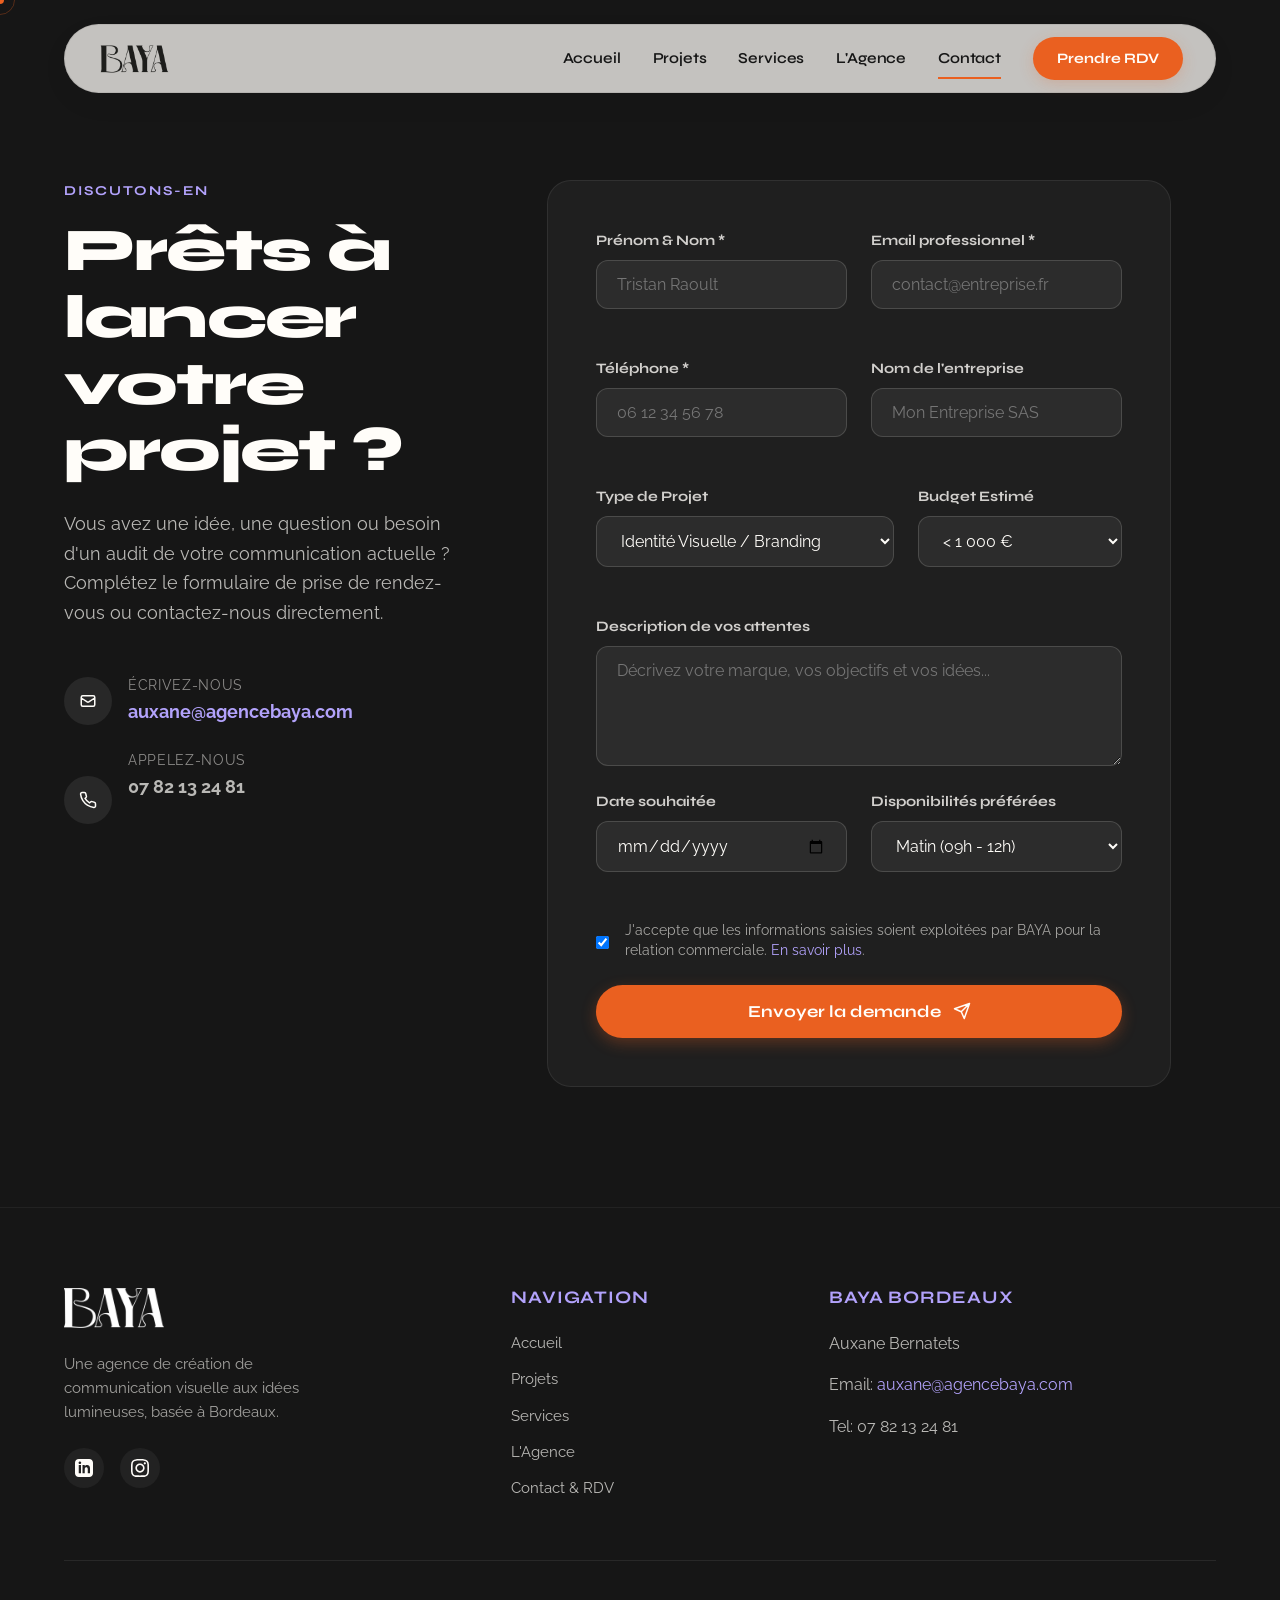
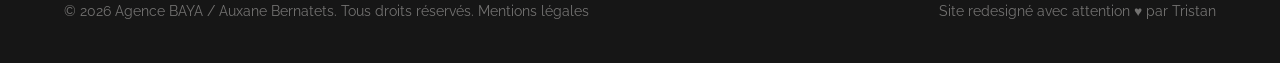
<file: contact.html>
<!DOCTYPE html>
<html lang="fr">
<head>
  <meta charset="UTF-8">
  <meta name="viewport" content="width=device-width, initial-scale=1.0">
  <title>Contact & Prise de Rendez-vous | BAYA - Direction Artistique à Bordeaux</title>
  <meta name="description" content="Une question, une idée ou un projet de marque ? Planifiez votre appel de cadrage gratuit de 30 minutes avec l'Agence BAYA. Coordonnées et formulaire de réservation en ligne.">
  <link rel="stylesheet" href="style.css">
  <link rel="canonical" href="https://agencebaya.com">
  <link rel="icon" type="image/png" href="https://static.wixstatic.com/media/cdf81d_08ce6a960c4a4b889ecac98e093f3b72~mv2.png">
</head>
<body>

  <!-- Custom Cursor Elements -->
  <div class="custom-cursor"></div>
  <div class="custom-cursor-follower"></div>

  <!-- Header & Navigation -->
  <header class="header-container">
    <nav class="nav-island">
      <a href="index.html" class="logo-link">
        <img class="logo-img" src="images/logo-baya-noir.png" alt="BAYA Logo">
      </a>
      <div class="nav-links">
        <a href="index.html" class="nav-item">Accueil</a>
        <a href="projets.html" class="nav-item">Projets</a>
        <a href="services.html" class="nav-item">Services</a>
        <a href="agence.html" class="nav-item">L'Agence</a>
        <a href="contact.html" class="nav-item active">Contact</a>
        <a href="contact.html#reserver" class="btn-nav-rdv">Prendre RDV</a>
      </div>
      <button class="burger-menu" aria-label="Ouvrir le menu">
        <span class="burger-line"></span>
        <span class="burger-line"></span>
        <span class="burger-line"></span>
      </button>
    </nav>
  </header>

  <!-- Mobile Fullscreen Menu Overlay -->
  <div class="mobile-menu-overlay">
    <div class="mobile-nav-links">
      <a href="index.html" class="mobile-nav-item">Accueil</a>
      <a href="projets.html" class="mobile-nav-item">Projets</a>
      <a href="services.html" class="mobile-nav-item">Services</a>
      <a href="agence.html" class="mobile-nav-item">L'Agence</a>
      <a href="contact.html" class="mobile-nav-item">Contact</a>
      <a href="contact.html#reserver" class="mobile-nav-item" style="color: var(--color-accent-orange);">Prendre RDV</a>
    </div>
  </div>

  <main>
    <!-- Booking Section Page Block -->
    <section class="booking-sec reveal" id="reserver" style="padding-top: 180px; border-radius: 0;">
      <div class="container booking-grid">
        <div class="booking-info">
          <span class="section-tag" style="color: var(--color-accent-purple);">Discutons-en</span>
          <h1 class="section-title" style="color: var(--color-text-light); margin-bottom: 24px;">Prêts à lancer votre projet ?</h1>
          <p>Vous avez une idée, une question ou besoin d'un audit de votre communication actuelle ? Complétez le formulaire de prise de rendez-vous ou contactez-nous directement.</p>
          
          <div class="booking-contact-list">
            <div class="booking-contact-item">
              <div class="booking-contact-icon">
                <svg viewBox="0 0 24 24"><path d="M3 8L10.89 13.26C11.56 13.72 12.44 13.72 13.11 13.26L21 8M5 19H19C20.1 19 21 18.1 21 17V7C21 5.9 20.1 5 19 5H5C3.9 5 3 5.9 3 7V17C3 18.1 3.9 19 5 19Z" stroke="currentColor" stroke-width="2"/></svg>
              </div>
              <div class="booking-contact-text">
                <span>Écrivez-nous</span>
                <a href="mailto:auxane@agencebaya.com" style="color: var(--color-accent-purple);">auxane@agencebaya.com</a>
              </div>
            </div>
            <div class="booking-contact-item">
              <div class="booking-contact-icon">
                <svg viewBox="0 0 24 24"><path d="M22 16.92v3a2 2 0 0 1-2.18 2 19.79 19.79 0 0 1-8.63-3.07 19.5 19.5 0 0 1-6-6 19.79 19.79 0 0 1-3.07-8.67A2 2 0 0 1 4.11 2h3a2 2 0 0 1 2 1.72 12.84 12.84 0 0 0 .7 2.81 2 2 0 0 1-.45 2.11L8.09 9.91a16 16 0 0 0 6 6l1.27-1.27a2 2 0 0 1 2.11-.45 12.84 12.84 0 0 0 2.81.7A2 2 0 0 1 22 16.92z" stroke="currentColor" stroke-width="2"/></svg>
              </div>
              <div class="booking-contact-text">
                <span>Appelez-nous</span>
                <p>07 82 13 24 81</p>
              </div>
            </div>
          </div>
        </div>

        <div class="booking-form">
          <!-- Confirmation Screen -->
          <div class="booking-success-message">
            <div class="success-icon">
              <svg viewBox="0 0 24 24"><path d="M20 6L9 17L4 12" stroke="currentColor" stroke-linecap="round" stroke-linejoin="round"/></svg>
            </div>
            <h3 style="font-size: 1.8rem; font-weight: 800; color: var(--color-text-light); margin-bottom: 12px;">Demande Envoyée !</h3>
            <p style="color: rgba(255, 253, 249, 0.7); max-width: 320px;">Merci pour votre intérêt. Auxane vous recontactera sous 24 à 48h pour valider la date.</p>
          </div>

          <form id="bookingForm">
            <div class="form-row">
              <div class="form-group">
                <label class="form-label" for="clientName">Prénom & Nom *</label>
                <input class="form-input" type="text" id="clientName" name="name" placeholder="Tristan Raoult" required>
              </div>
              <div class="form-group">
                <label class="form-label" for="clientEmail">Email professionnel *</label>
                <input class="form-input" type="email" id="clientEmail" name="email" placeholder="contact@entreprise.fr" required>
              </div>
            </div>
            
            <div class="form-row">
              <div class="form-group">
                <label class="form-label" for="clientPhone">Téléphone *</label>
                <input class="form-input" type="tel" id="clientPhone" name="phone" placeholder="06 12 34 56 78" required>
              </div>
              <div class="form-group">
                <label class="form-label" for="clientCompany">Nom de l'entreprise</label>
                <input class="form-input" type="text" id="clientCompany" name="company" placeholder="Mon Entreprise SAS">
              </div>
            </div>

            <div class="form-row">
              <div class="form-group">
                <label class="form-label" for="projectType">Type de Projet</label>
                <select class="form-select" id="projectType" name="service">
                  <option value="Identité visuelle">Identité Visuelle / Branding</option>
                  <option value="Site web">Création Site Web</option>
                  <option value="Motion">Supports Print / Digital</option>
                  <option value="Consulting">Consulting / Accompagnement</option>
                  <option value="Formation">Atelier / Formation</option>
                </select>
              </div>
              <div class="form-group">
                <label class="form-label" for="projectBudget">Budget Estimé</label>
                <select class="form-select" id="projectBudget" name="budget">
                  <option value="< 1k€">&lt; 1 000 €</option>
                  <option value="1-5k€">1 000 € - 5 000 €</option>
                  <option value="5-15k€">5 000 € - 15 000 €</option>
                  <option value="+ 15k€">&gt; 15 000 €</option>
                </select>
              </div>
            </div>

            <div class="form-group full-width">
              <label class="form-label" for="projectDesc">Description de vos attentes</label>
              <textarea class="form-textarea" id="projectDesc" name="desc" placeholder="Décrivez votre marque, vos objectifs et vos idées..."></textarea>
            </div>

            <div class="form-row">
              <div class="form-group">
                <label class="form-label" for="bookingDate">Date souhaitée</label>
                <input class="form-input" type="date" id="bookingDate" name="date">
              </div>
              <div class="form-group">
                <label class="form-label" for="timePreference">Disponibilités préférées</label>
                <select class="form-select" id="timePreference" name="timePreference">
                  <option value="Matin">Matin (09h - 12h)</option>
                  <option value="Après-midi">Après-midi (14h - 17h)</option>
                  <option value="Fin de journée">Fin de journée (17h - 19h)</option>
                </select>
              </div>
            </div>

            <div class="checkbox-group">
              <input type="checkbox" id="rgpdConsent" required checked style="margin-top: 4px; cursor: pointer;">
              <label class="checkbox-label" for="rgpdConsent">J'accepte que les informations saisies soient exploitées par BAYA pour la relation commerciale. <a href="#">En savoir plus</a>.</label>
            </div>

            <button class="btn-submit" type="submit">
              <span>Envoyer la demande</span>
              <svg width="18" height="18" viewBox="0 0 24 24" fill="none" xmlns="http://www.w3.org/2000/svg">
                <path d="M22 2L11 13M22 2L15 22L11 13M11 13L2 9L22 2" stroke="currentColor" stroke-width="2" stroke-linecap="round" stroke-linejoin="round"/>
              </svg>
            </button>
          </form>
        </div>
      </div>
    </section>
  </main>

  <!-- Footer -->
  <footer>
    <div class="container footer-top">
      <div class="footer-brand">
        <img class="logo-img" src="images/logo-baya-blanc.png" alt="BAYA Logo">
        <p>Une agence de création de communication visuelle aux idées lumineuses, basée à Bordeaux.</p>
        <div class="footer-socials">
          <a class="social-link" href="#" aria-label="LinkedIn">
            <svg viewBox="0 0 24 24"><path d="M19 0h-14c-2.761 0-5 2.239-5 5v14c0 2.761 2.239 5 5 5h14c2.762 0 5-2.239 5-5v-14c0-2.761-2.238-5-5-5zm-11 19h-3v-11h3v11zm-1.5-12.268c-.966 0-1.75-.779-1.75-1.75s.784-1.75 1.75-1.75 1.75.779 1.75 1.75-.784 1.75-1.75 1.75zm13.5 12.268h-3v-5.604c0-3.368-4-3.113-4 0v5.604h-3v-11h3v1.765c1.396-2.586 7-2.777 7 2.476v6.759z"/></svg>
          </a>
          <a class="social-link" href="#" aria-label="Instagram">
            <svg viewBox="0 0 24 24"><path d="M12 2.163c3.204 0 3.584.012 4.85.07 3.252.148 4.771 1.691 4.919 4.919.058 1.265.069 1.645.069 4.849 0 3.205-.012 3.584-.069 4.849-.149 3.225-1.664 4.771-4.919 4.919-1.266.058-1.644.07-4.85.07-3.204 0-3.584-.012-4.849-.07-3.26-.149-4.771-1.699-4.919-4.92-.058-1.265-.07-1.644-.07-4.849 0-3.204.013-3.583.07-4.849.149-3.227 1.664-4.771 4.919-4.919 1.266-.057 1.645-.069 4.849-.069zm0-2c-3.259 0-3.667.014-4.947.072-4.358.2-6.78 2.618-6.98 6.98-.059 1.281-.073 1.689-.073 4.948 0 3.259.014 3.668.072 4.948.2 4.358 2.618 6.78 6.98 6.98 1.281.058 1.689.072 4.948.072 3.259 0 3.668-.014 4.948-.072 4.354-.2 6.782-2.618 6.979-6.98.059-1.28.073-1.689.073-4.948 0-3.259-.014-3.667-.072-4.947-.196-4.354-2.617-6.78-6.979-6.98-1.281-.059-1.69-.073-4.949-.073zm0 5.838c-3.403 0-6.162 2.759-6.162 6.162s2.759 6.163 6.162 6.163 6.162-2.759 6.162-6.163c0-3.403-2.759-6.162-6.162-6.162zm0 10.162c-2.209 0-4-1.79-4-4 0-2.209 1.791-4 4-4s4 1.791 4 4c0 2.21-1.791 4-4 4zm6.406-11.845c-.796 0-1.441.645-1.441 1.44s.645 1.44 1.441 1.44c.795 0 1.439-.645 1.439-1.44s-.644-1.44-1.439-1.44z"/></svg>
          </a>
        </div>
      </div>
      
      <div>
        <h4 class="footer-heading">Navigation</h4>
        <div class="footer-links">
          <a class="footer-link" href="index.html">Accueil</a>
          <a class="footer-link" href="projets.html">Projets</a>
          <a class="footer-link" href="services.html">Services</a>
          <a class="footer-link" href="agence.html">L'Agence</a>
          <a class="footer-link" href="contact.html">Contact & RDV</a>
        </div>
      </div>

      <div class="footer-contact">
        <h4 class="footer-heading">BAYA Bordeaux</h4>
        <p>Auxane Bernatets</p>
        <p>Email: <a href="mailto:auxane@agencebaya.com" style="color: var(--color-accent-purple);">auxane@agencebaya.com</a></p>
        <p>Tel: 07 82 13 24 81</p>
      </div>
    </div>
    
    <div class="container footer-bottom">
      <p class="footer-copyright">&copy; 2026 Agence BAYA / Auxane Bernatets. Tous droits réservés. <a href="#">Mentions légales</a></p>
      <p>Site redesigné avec attention &hearts; par Tristan</p>
    </div>
  </footer>

  <script src="script.js"></script>
</body>
</html>
</file>
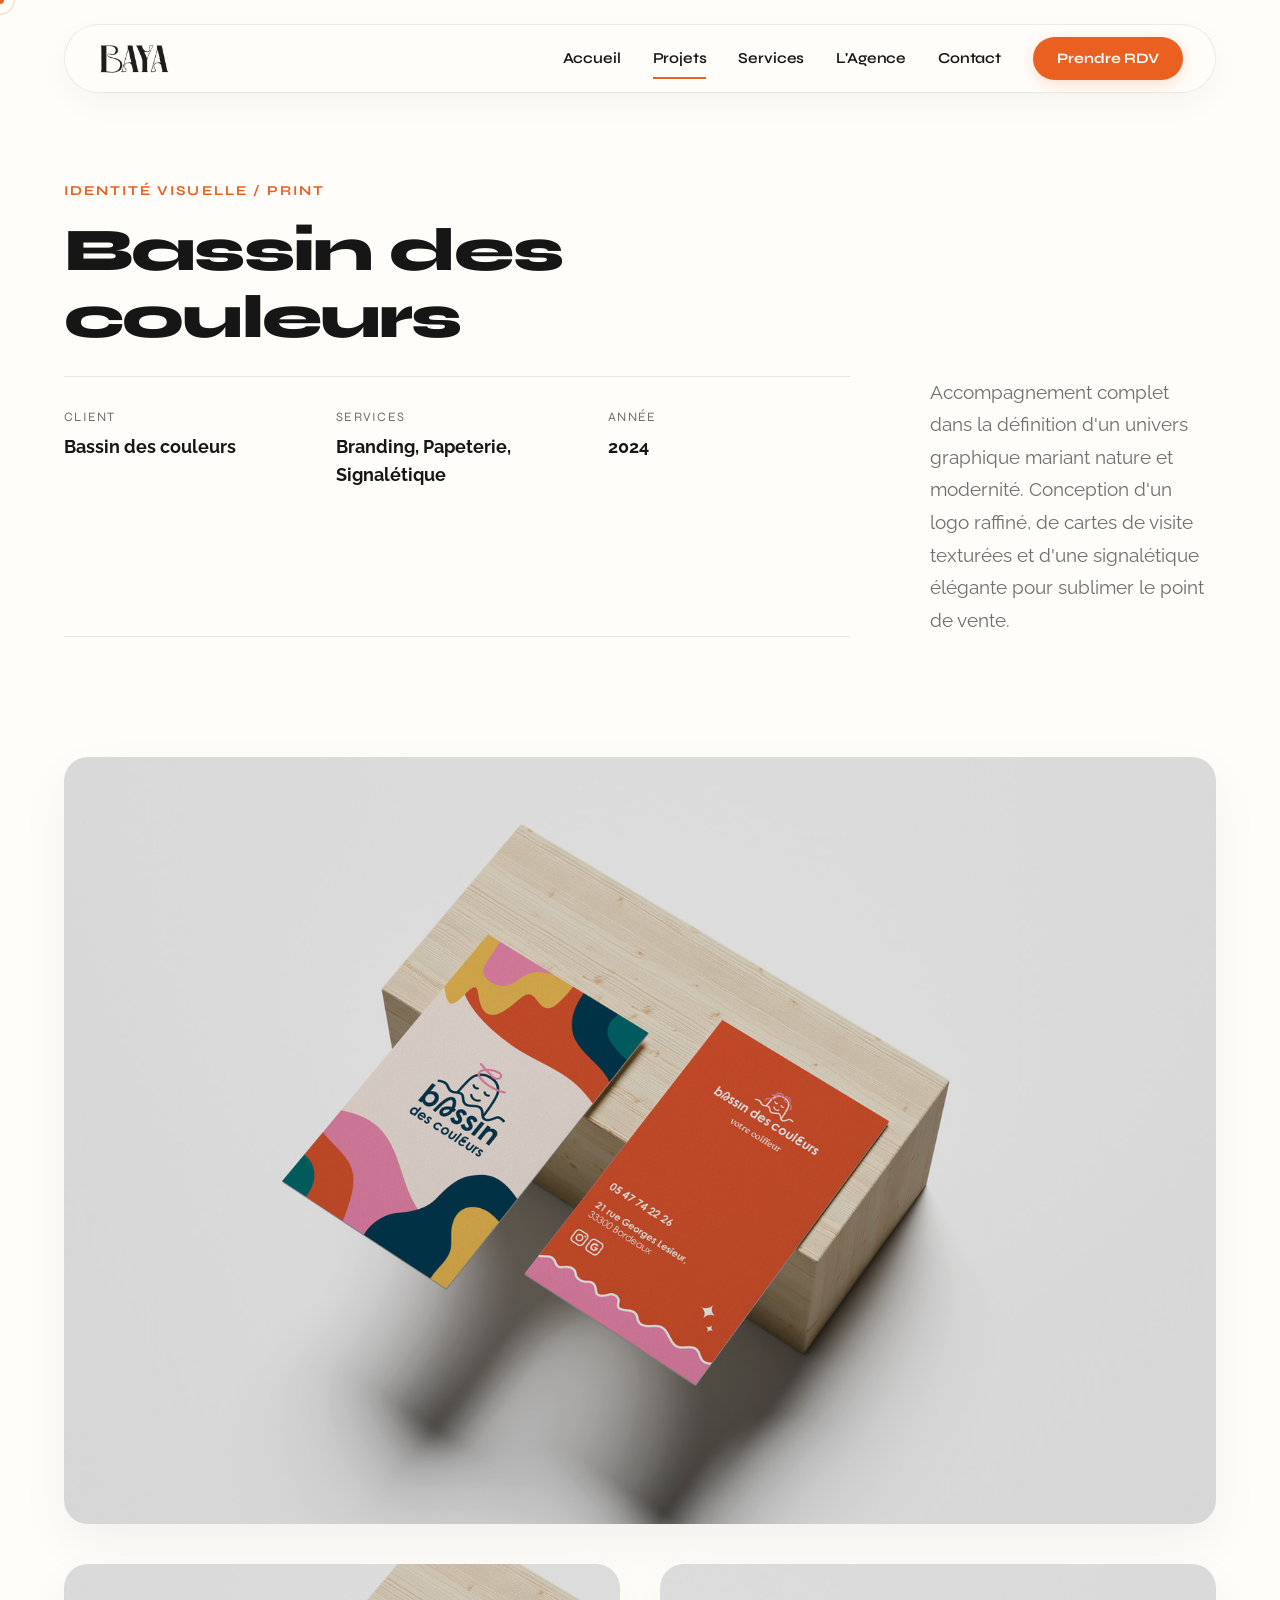
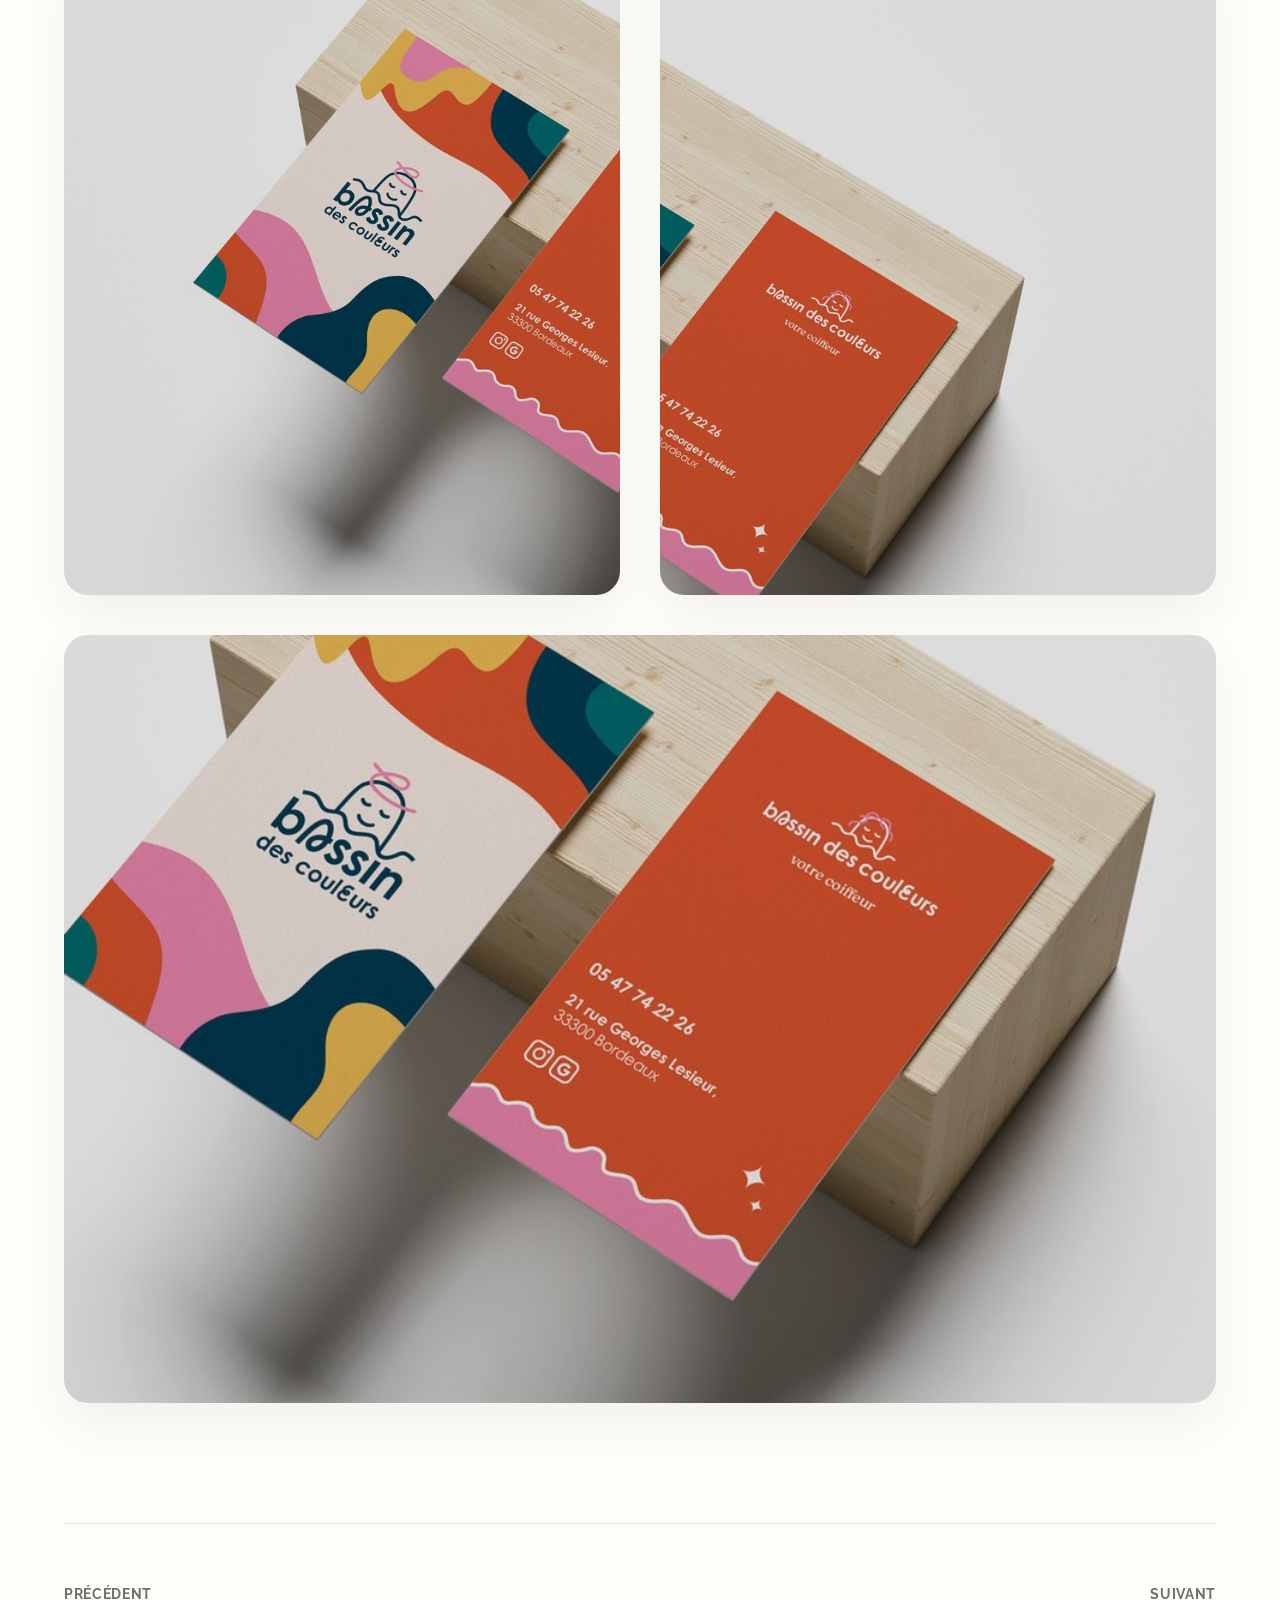
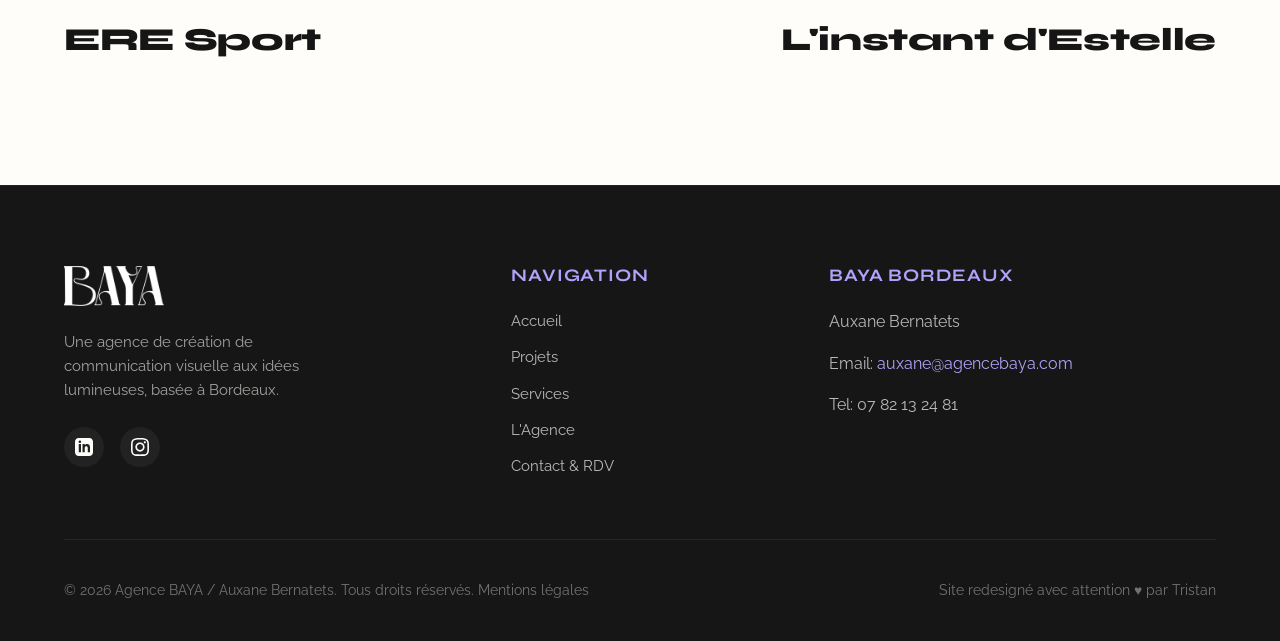
<file: projet-bassin-des-couleurs.html>
<!DOCTYPE html>
<html lang="fr">
<head>
  <meta charset="UTF-8">
  <meta name="viewport" content="width=device-width, initial-scale=1.0">
  <title>Bassin des couleurs | Identité Visuelle & Signalétique | BAYA Bordeaux</title>
  <meta name="description" content="Création de logotype, cartes de visite, charte graphique et signalétique commerciale pour le Bassin des couleurs, par l'Agence BAYA.">
  <link rel="stylesheet" href="style.css">
  <link rel="canonical" href="https://agencebaya.com/projects">
  <link rel="icon" type="image/png" href="https://static.wixstatic.com/media/cdf81d_08ce6a960c4a4b889ecac98e093f3b72~mv2.png">
</head>
<body>

  <!-- Custom Cursor Elements -->
  <div class="custom-cursor"></div>
  <div class="custom-cursor-follower"></div>

  <!-- Header & Navigation -->
  <header class="header-container">
    <nav class="nav-island">
      <a href="index.html" class="logo-link">
        <img class="logo-img" src="images/logo-baya-noir.png" alt="BAYA Logo">
      </a>
      <div class="nav-links">
        <a href="index.html" class="nav-item">Accueil</a>
        <a href="projets.html" class="nav-item active">Projets</a>
        <a href="services.html" class="nav-item">Services</a>
        <a href="agence.html" class="nav-item">L'Agence</a>
        <a href="contact.html" class="nav-item">Contact</a>
        <a href="contact.html#reserver" class="btn-nav-rdv">Prendre RDV</a>
      </div>
      <button class="burger-menu" aria-label="Ouvrir le menu">
        <span class="burger-line"></span>
        <span class="burger-line"></span>
        <span class="burger-line"></span>
      </button>
    </nav>
  </header>

  <!-- Mobile Fullscreen Menu Overlay -->
  <div class="mobile-menu-overlay">
    <div class="mobile-nav-links">
      <a href="index.html" class="mobile-nav-item">Accueil</a>
      <a href="projets.html" class="mobile-nav-item">Projets</a>
      <a href="services.html" class="mobile-nav-item">Services</a>
      <a href="agence.html" class="mobile-nav-item">L'Agence</a>
      <a href="contact.html" class="mobile-nav-item">Contact</a>
      <a href="contact.html#reserver" class="mobile-nav-item" style="color: var(--color-accent-orange);">Prendre RDV</a>
    </div>
  </div>

  <main>
    <!-- Project Hero Header -->
    <section class="project-header reveal">
      <div class="container">
        <span class="section-tag">Identité Visuelle / Print</span>
        <h1 class="section-title">Bassin des couleurs</h1>
        
        <div class="project-meta-grid">
          <div class="project-meta-details">
            <div class="meta-item">
              <span>Client</span>
              <p>Bassin des couleurs</p>
            </div>
            <div class="meta-item">
              <span>Services</span>
              <p>Branding, Papeterie, Signalétique</p>
            </div>
            <div class="meta-item">
              <span>Année</span>
              <p>2024</p>
            </div>
          </div>
          <div class="project-narrative">
            <p>Accompagnement complet dans la définition d'un univers graphique mariant nature et modernité. Conception d'un logo raffiné, de cartes de visite texturées et d'une signalétique élégante pour sublimer le point de vente.</p>
          </div>
        </div>
      </div>
    </section>

    <!-- Showroom Grid Section -->
    <section class="project-showroom container">
      <div class="showroom-block reveal">
        <img src="images/bassin-cartes.jpg" alt="Cartes de visite Bassin des couleurs par BAYA">
      </div>
      
      <div class="showroom-double-grid">
        <div class="showroom-block reveal">
          <img src="images/bassin-detail-1.jpg" alt="Détail — Bassin des couleurs par BAYA">
        </div>
        <div class="showroom-block reveal">
          <img src="images/bassin-detail-2.jpg" alt="Détail — Bassin des couleurs par BAYA">
        </div>
      </div>

      <div class="showroom-block reveal">
        <img src="images/bassin-detail-3.jpg" alt="Détail — Bassin des couleurs par BAYA">
      </div>
    </section>

    <!-- Footer Project Navigation -->
    <section style="padding: 0;">
      <div class="container project-nav-footer">
        <a href="projet-ere-sport.html" class="project-nav-link">
          <span>Précédent</span>
          <p>ERE Sport</p>
        </a>
        <a href="projet-l-instant-d-estelle.html" class="project-nav-link next">
          <span>Suivant</span>
          <p>L'instant d'Estelle</p>
        </a>
      </div>
    </section>
  </main>

  <!-- Footer -->
  <footer>
    <div class="container footer-top">
      <div class="footer-brand">
        <img class="logo-img" src="images/logo-baya-blanc.png" alt="BAYA Logo">
        <p>Une agence de création de communication visuelle aux idées lumineuses, basée à Bordeaux.</p>
        <div class="footer-socials">
          <a class="social-link" href="#" aria-label="LinkedIn">
            <svg viewBox="0 0 24 24"><path d="M19 0h-14c-2.761 0-5 2.239-5 5v14c0 2.761 2.239 5 5 5h14c2.762 0 5-2.239 5-5v-14c0-2.761-2.238-5-5-5zm-11 19h-3v-11h3v11zm-1.5-12.268c-.966 0-1.75-.779-1.75-1.75s.784-1.75 1.75-1.75 1.75.779 1.75 1.75-.784 1.75-1.75 1.75zm13.5 12.268h-3v-5.604c0-3.368-4-3.113-4 0v5.604h-3v-11h3v1.765c1.396-2.586 7-2.777 7 2.476v6.759z"/></svg>
          </a>
          <a class="social-link" href="#" aria-label="Instagram">
            <svg viewBox="0 0 24 24"><path d="M12 2.163c3.204 0 3.584.012 4.85.07 3.252.148 4.771 1.691 4.919 4.919.058 1.265.069 1.645.069 4.849 0 3.205-.012 3.584-.069 4.849-.149 3.225-1.664 4.771-4.919 4.919-1.266.058-1.644.07-4.85.07-3.204 0-3.584-.012-4.849-.07-3.26-.149-4.771-1.699-4.919-4.92-.058-1.265-.07-1.644-.07-4.849 0-3.204.013-3.583.07-4.849.149-3.227 1.664-4.771 4.919-4.919 1.266-.057 1.645-.069 4.849-.069zm0-2c-3.259 0-3.667.014-4.947.072-4.358.2-6.78 2.618-6.98 6.98-.059 1.281-.073 1.689-.073 4.948 0 3.259.014 3.668.072 4.948.2 4.358 2.618 6.78 6.98 6.98 1.281.058 1.689.072 4.948.072 3.259 0 3.668-.014 4.948-.072 4.354-.2 6.782-2.618 6.979-6.98.059-1.28.073-1.689.073-4.948 0-3.259-.014-3.667-.072-4.947-.196-4.354-2.617-6.78-6.979-6.98-1.281-.059-1.69-.073-4.949-.073zm0 5.838c-3.403 0-6.162 2.759-6.162 6.162s2.759 6.163 6.162 6.163 6.162-2.759 6.162-6.163c0-3.403-2.759-6.162-6.162-6.162zm0 10.162c-2.209 0-4-1.79-4-4 0-2.209 1.791-4 4-4s4 1.791 4 4c0 2.21-1.791 4-4 4zm6.406-11.845c-.796 0-1.441.645-1.441 1.44s.645 1.44 1.441 1.44c.795 0 1.439-.645 1.439-1.44s-.644-1.44-1.439-1.44z"/></svg>
          </a>
        </div>
      </div>
      
      <div>
        <h4 class="footer-heading">Navigation</h4>
        <div class="footer-links">
          <a class="footer-link" href="index.html">Accueil</a>
          <a class="footer-link" href="projets.html">Projets</a>
          <a class="footer-link" href="services.html">Services</a>
          <a class="footer-link" href="agence.html">L'Agence</a>
          <a class="footer-link" href="contact.html">Contact & RDV</a>
        </div>
      </div>

      <div class="footer-contact">
        <h4 class="footer-heading">BAYA Bordeaux</h4>
        <p>Auxane Bernatets</p>
        <p>Email: <a href="mailto:auxane@agencebaya.com" style="color: var(--color-accent-purple);">auxane@agencebaya.com</a></p>
        <p>Tel: 07 82 13 24 81</p>
      </div>
    </div>
    
    <div class="container footer-bottom">
      <p class="footer-copyright">&copy; 2026 Agence BAYA / Auxane Bernatets. Tous droits réservés. <a href="#">Mentions légales</a></p>
      <p>Site redesigné avec attention &hearts; par Tristan</p>
    </div>
  </footer>

  <script src="script.js"></script>
</body>
</html>
</file>
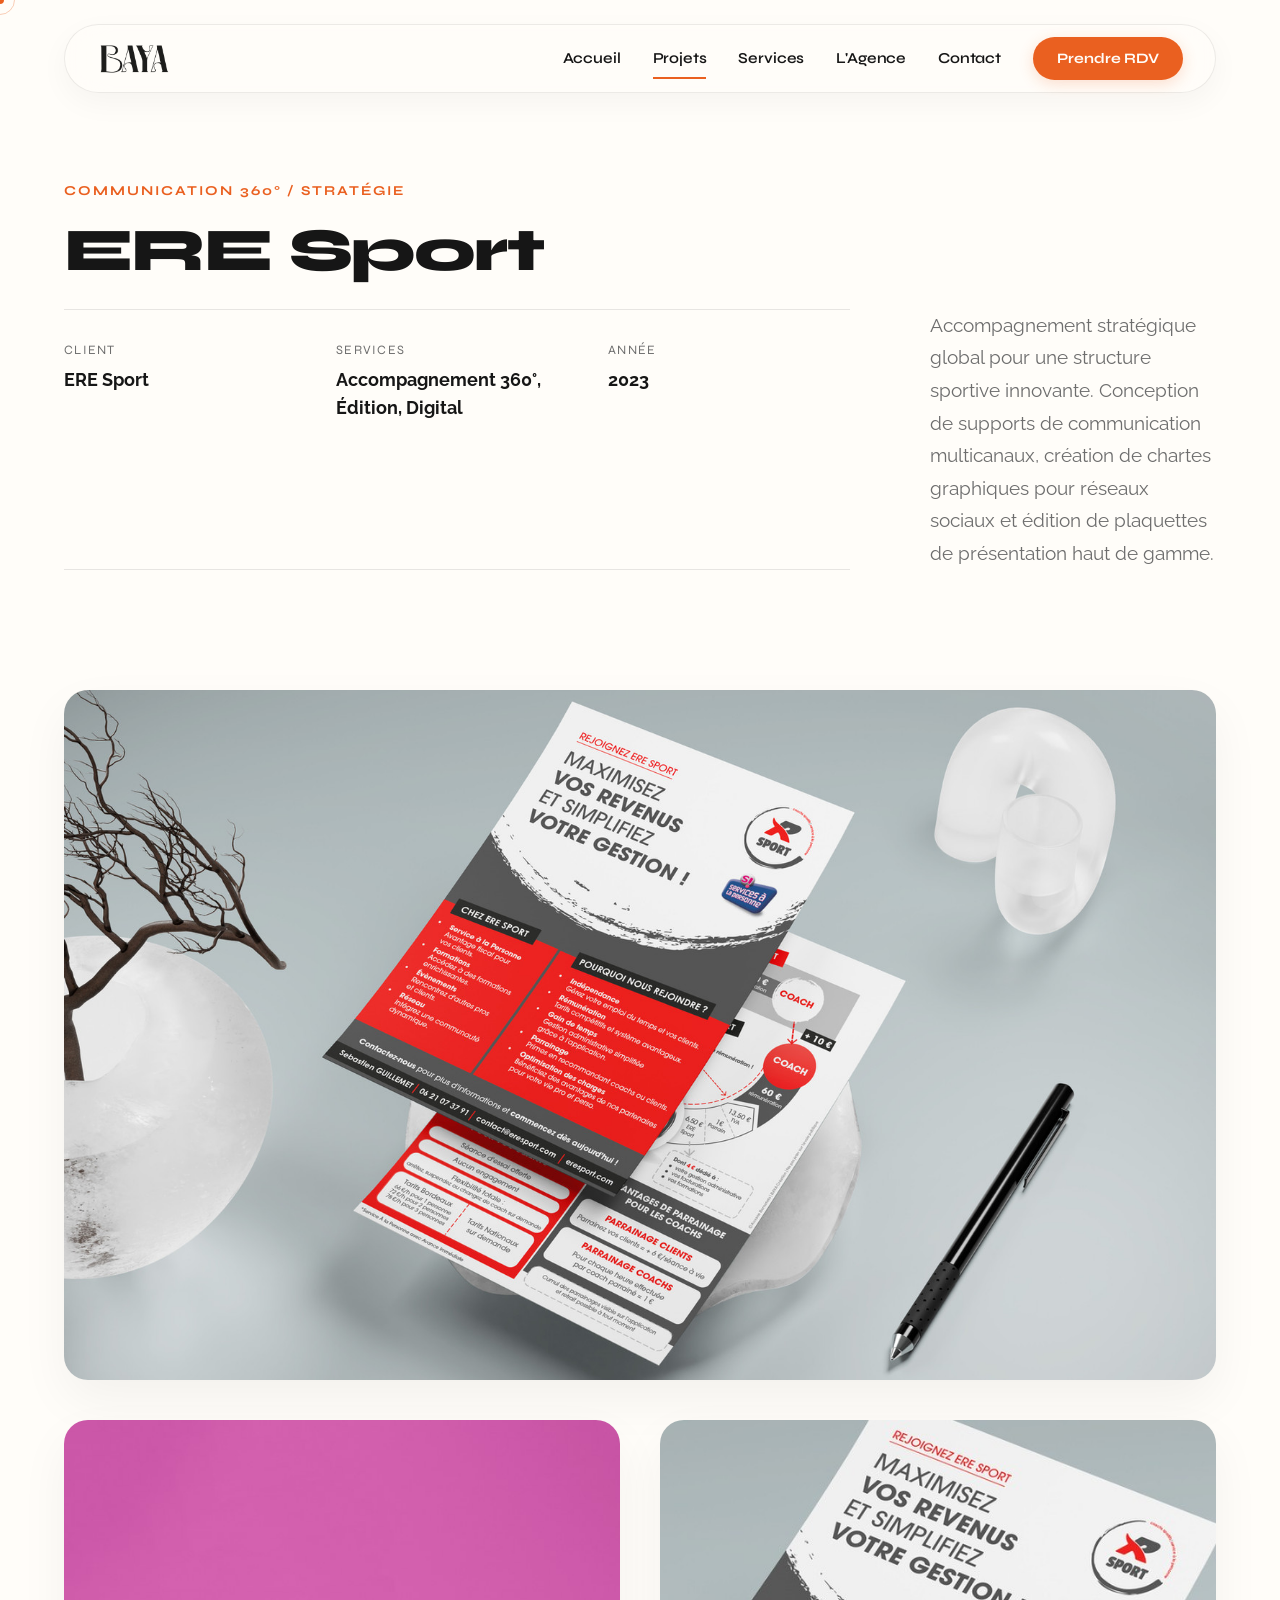
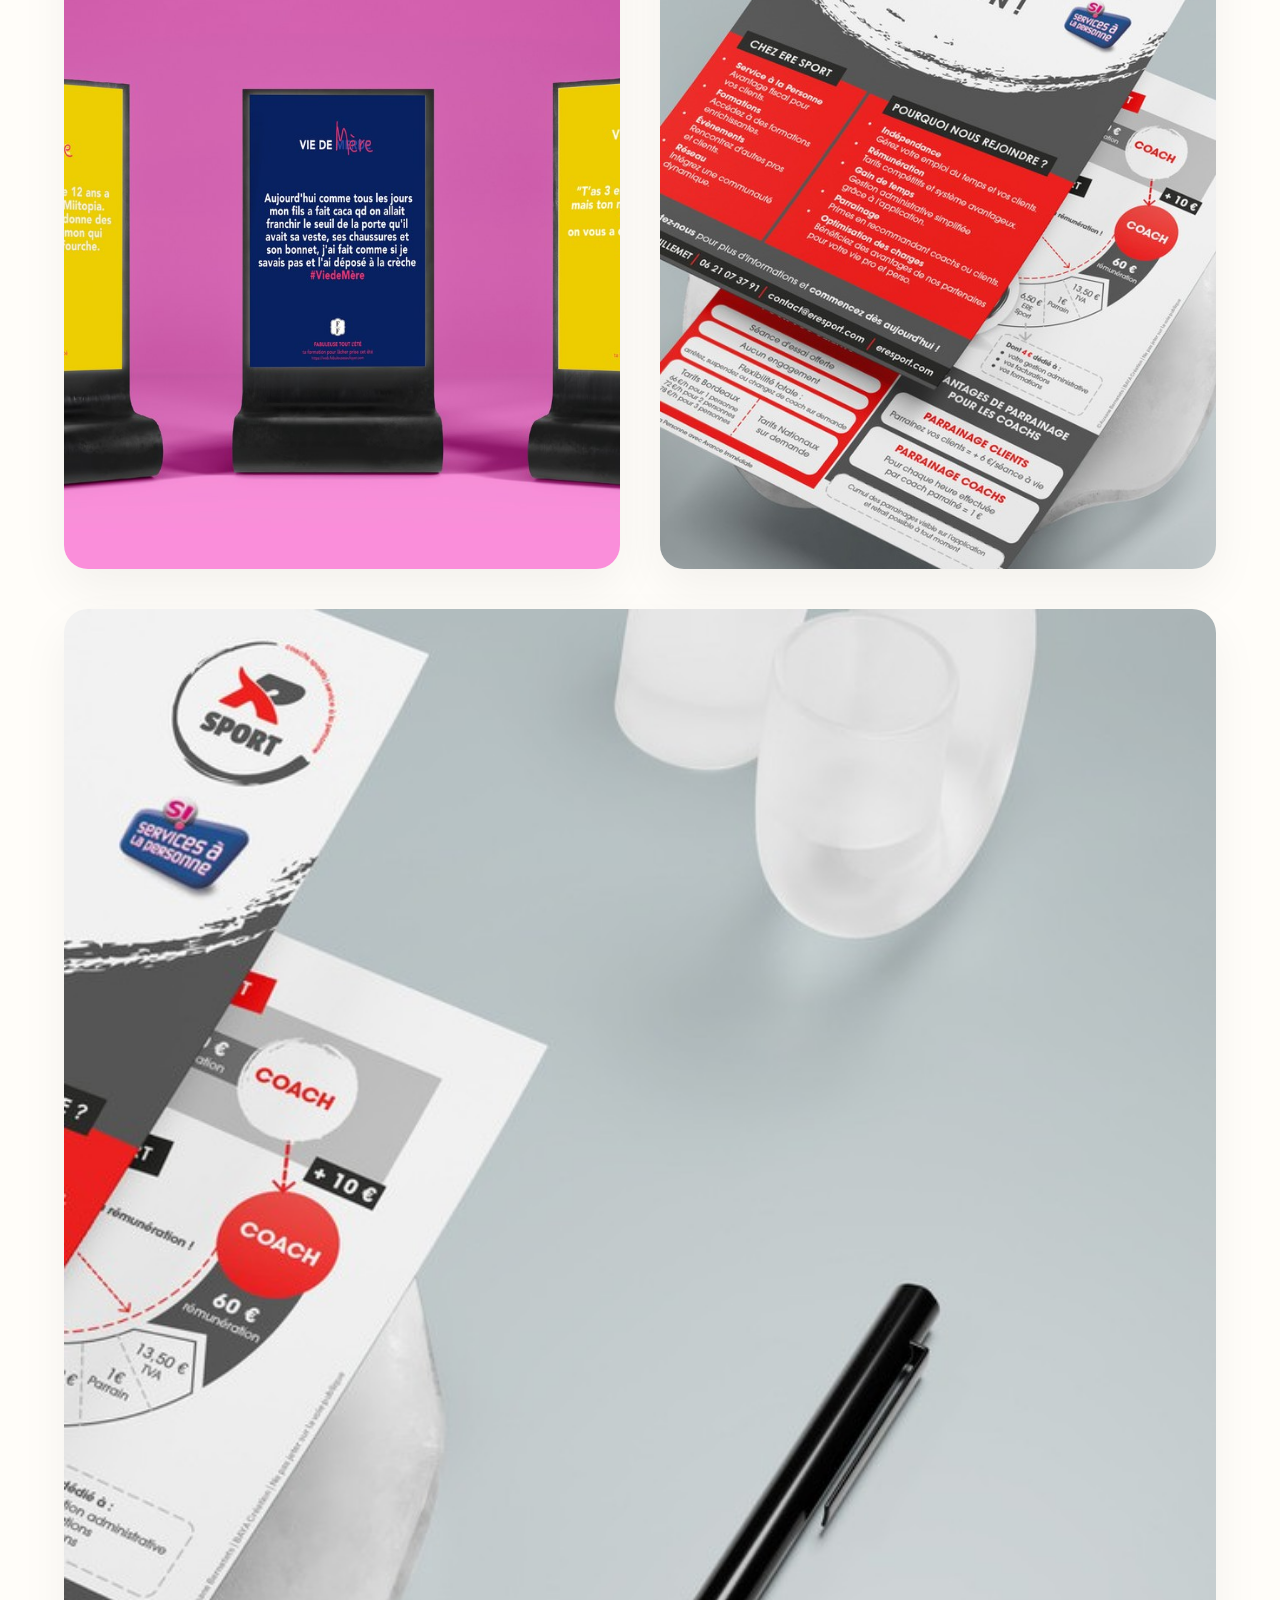
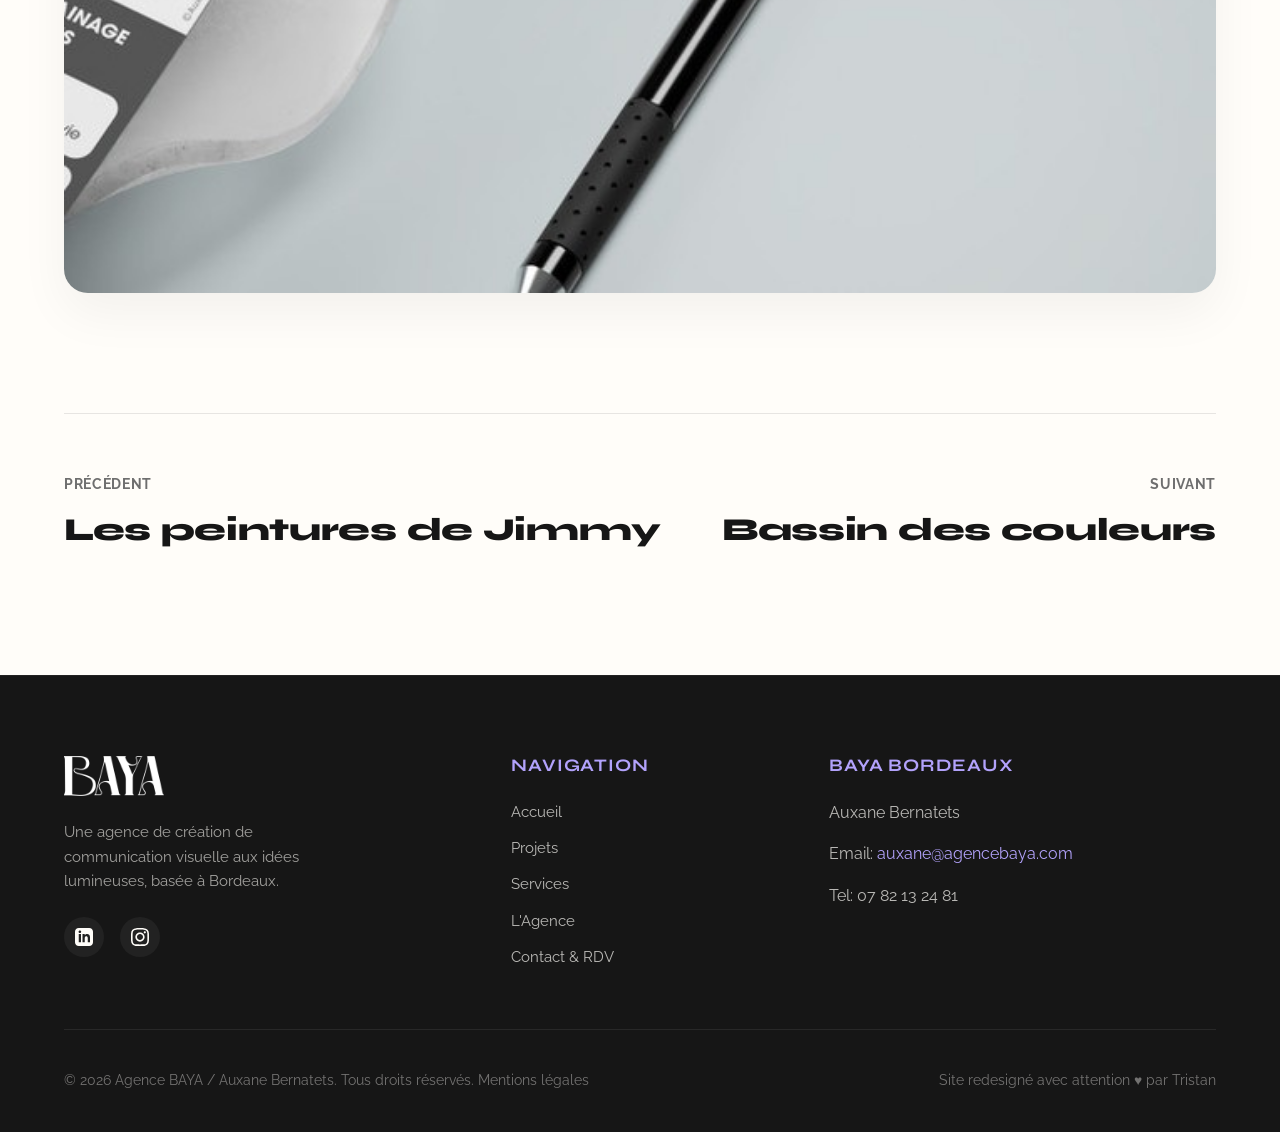
<file: projet-ere-sport.html>
<!DOCTYPE html>
<html lang="fr">
<head>
  <meta charset="UTF-8">
  <meta name="viewport" content="width=device-width, initial-scale=1.0">
  <title>ERE Sport | Communication 360° & Accompagnement | BAYA Bordeaux</title>
  <meta name="description" content="Accompagnement de communication 360° pour ERE Sport par l'Agence BAYA. Création graphique et éditoriale.">
  <link rel="stylesheet" href="style.css">
  <link rel="canonical" href="https://agencebaya.com/projects">
  <link rel="icon" type="image/png" href="https://static.wixstatic.com/media/cdf81d_08ce6a960c4a4b889ecac98e093f3b72~mv2.png">
</head>
<body>

  <!-- Custom Cursor Elements -->
  <div class="custom-cursor"></div>
  <div class="custom-cursor-follower"></div>

  <!-- Header & Navigation -->
  <header class="header-container">
    <nav class="nav-island">
      <a href="index.html" class="logo-link">
        <img class="logo-img" src="images/logo-baya-noir.png" alt="BAYA Logo">
      </a>
      <div class="nav-links">
        <a href="index.html" class="nav-item">Accueil</a>
        <a href="projets.html" class="nav-item active">Projets</a>
        <a href="services.html" class="nav-item">Services</a>
        <a href="agence.html" class="nav-item">L'Agence</a>
        <a href="contact.html" class="nav-item">Contact</a>
        <a href="contact.html#reserver" class="btn-nav-rdv">Prendre RDV</a>
      </div>
      <button class="burger-menu" aria-label="Ouvrir le menu">
        <span class="burger-line"></span>
        <span class="burger-line"></span>
        <span class="burger-line"></span>
      </button>
    </nav>
  </header>

  <!-- Mobile Fullscreen Menu Overlay -->
  <div class="mobile-menu-overlay">
    <div class="mobile-nav-links">
      <a href="index.html" class="mobile-nav-item">Accueil</a>
      <a href="projets.html" class="mobile-nav-item">Projets</a>
      <a href="services.html" class="mobile-nav-item">Services</a>
      <a href="agence.html" class="mobile-nav-item">L'Agence</a>
      <a href="contact.html" class="mobile-nav-item">Contact</a>
      <a href="contact.html#reserver" class="mobile-nav-item" style="color: var(--color-accent-orange);">Prendre RDV</a>
    </div>
  </div>

  <main>
    <!-- Project Hero Header -->
    <section class="project-header reveal">
      <div class="container">
        <span class="section-tag">Communication 360° / Stratégie</span>
        <h1 class="section-title">ERE Sport</h1>
        
        <div class="project-meta-grid">
          <div class="project-meta-details">
            <div class="meta-item">
              <span>Client</span>
              <p>ERE Sport</p>
            </div>
            <div class="meta-item">
              <span>Services</span>
              <p>Accompagnement 360°, Édition, Digital</p>
            </div>
            <div class="meta-item">
              <span>Année</span>
              <p>2023</p>
            </div>
          </div>
          <div class="project-narrative">
            <p>Accompagnement stratégique global pour une structure sportive innovante. Conception de supports de communication multicanaux, création de chartes graphiques pour réseaux sociaux et édition de plaquettes de présentation haut de gamme.</p>
          </div>
        </div>
      </div>
    </section>

    <!-- Showroom Grid Section -->
    <section class="project-showroom container">
      <div class="showroom-block reveal">
        <img src="images/ere-flyer.jpg" alt="Flyer ERE Sport par BAYA">
      </div>
      
      <div class="showroom-double-grid">
        <div class="showroom-block reveal">
          <img src="images/hero-creaboard.jpg" alt="Création graphique BAYA">
        </div>
        <div class="showroom-block reveal">
          <img src="images/ere-detail-1.jpg" alt="Détail — ERE Sport par BAYA">
        </div>
      </div>

      <div class="showroom-block reveal">
        <img src="images/ere-detail-2.jpg" alt="Détail — ERE Sport par BAYA">
      </div>
    </section>

    <!-- Footer Project Navigation -->
    <section style="padding: 0;">
      <div class="container project-nav-footer">
        <a href="projet-les-peintures-de-jimmy.html" class="project-nav-link">
          <span>Précédent</span>
          <p>Les peintures de Jimmy</p>
        </a>
        <a href="projet-bassin-des-couleurs.html" class="project-nav-link next">
          <span>Suivant</span>
          <p>Bassin des couleurs</p>
        </a>
      </div>
    </section>
  </main>

  <!-- Footer -->
  <footer>
    <div class="container footer-top">
      <div class="footer-brand">
        <img class="logo-img" src="images/logo-baya-blanc.png" alt="BAYA Logo">
        <p>Une agence de création de communication visuelle aux idées lumineuses, basée à Bordeaux.</p>
        <div class="footer-socials">
          <a class="social-link" href="#" aria-label="LinkedIn">
            <svg viewBox="0 0 24 24"><path d="M19 0h-14c-2.761 0-5 2.239-5 5v14c0 2.761 2.239 5 5 5h14c2.762 0 5-2.239 5-5v-14c0-2.761-2.238-5-5-5zm-11 19h-3v-11h3v11zm-1.5-12.268c-.966 0-1.75-.779-1.75-1.75s.784-1.75 1.75-1.75 1.75.779 1.75 1.75-.784 1.75-1.75 1.75zm13.5 12.268h-3v-5.604c0-3.368-4-3.113-4 0v5.604h-3v-11h3v1.765c1.396-2.586 7-2.777 7 2.476v6.759z"/></svg>
          </a>
          <a class="social-link" href="#" aria-label="Instagram">
            <svg viewBox="0 0 24 24"><path d="M12 2.163c3.204 0 3.584.012 4.85.07 3.252.148 4.771 1.691 4.919 4.919.058 1.265.069 1.645.069 4.849 0 3.205-.012 3.584-.069 4.849-.149 3.225-1.664 4.771-4.919 4.919-1.266.058-1.644.07-4.85.07-3.204 0-3.584-.012-4.849-.07-3.26-.149-4.771-1.699-4.919-4.92-.058-1.265-.07-1.644-.07-4.849 0-3.204.013-3.583.07-4.849.149-3.227 1.664-4.771 4.919-4.919 1.266-.057 1.645-.069 4.849-.069zm0-2c-3.259 0-3.667.014-4.947.072-4.358.2-6.78 2.618-6.98 6.98-.059 1.281-.073 1.689-.073 4.948 0 3.259.014 3.668.072 4.948.2 4.358 2.618 6.78 6.98 6.98 1.281.058 1.689.072 4.948.072 3.259 0 3.668-.014 4.948-.072 4.354-.2 6.782-2.618 6.979-6.98.059-1.28.073-1.689.073-4.948 0-3.259-.014-3.667-.072-4.947-.196-4.354-2.617-6.78-6.979-6.98-1.281-.059-1.69-.073-4.949-.073zm0 5.838c-3.403 0-6.162 2.759-6.162 6.162s2.759 6.163 6.162 6.163 6.162-2.759 6.162-6.163c0-3.403-2.759-6.162-6.162-6.162zm0 10.162c-2.209 0-4-1.79-4-4 0-2.209 1.791-4 4-4s4 1.791 4 4c0 2.21-1.791 4-4 4zm6.406-11.845c-.796 0-1.441.645-1.441 1.44s.645 1.44 1.441 1.44c.795 0 1.439-.645 1.439-1.44s-.644-1.44-1.439-1.44z"/></svg>
          </a>
        </div>
      </div>
      
      <div>
        <h4 class="footer-heading">Navigation</h4>
        <div class="footer-links">
          <a class="footer-link" href="index.html">Accueil</a>
          <a class="footer-link" href="projets.html">Projets</a>
          <a class="footer-link" href="services.html">Services</a>
          <a class="footer-link" href="agence.html">L'Agence</a>
          <a class="footer-link" href="contact.html">Contact & RDV</a>
        </div>
      </div>

      <div class="footer-contact">
        <h4 class="footer-heading">BAYA Bordeaux</h4>
        <p>Auxane Bernatets</p>
        <p>Email: <a href="mailto:auxane@agencebaya.com" style="color: var(--color-accent-purple);">auxane@agencebaya.com</a></p>
        <p>Tel: 07 82 13 24 81</p>
      </div>
    </div>
    
    <div class="container footer-bottom">
      <p class="footer-copyright">&copy; 2026 Agence BAYA / Auxane Bernatets. Tous droits réservés. <a href="#">Mentions légales</a></p>
      <p>Site redesigné avec attention &hearts; par Tristan</p>
    </div>
  </footer>

  <script src="script.js"></script>
</body>
</html>
</file>
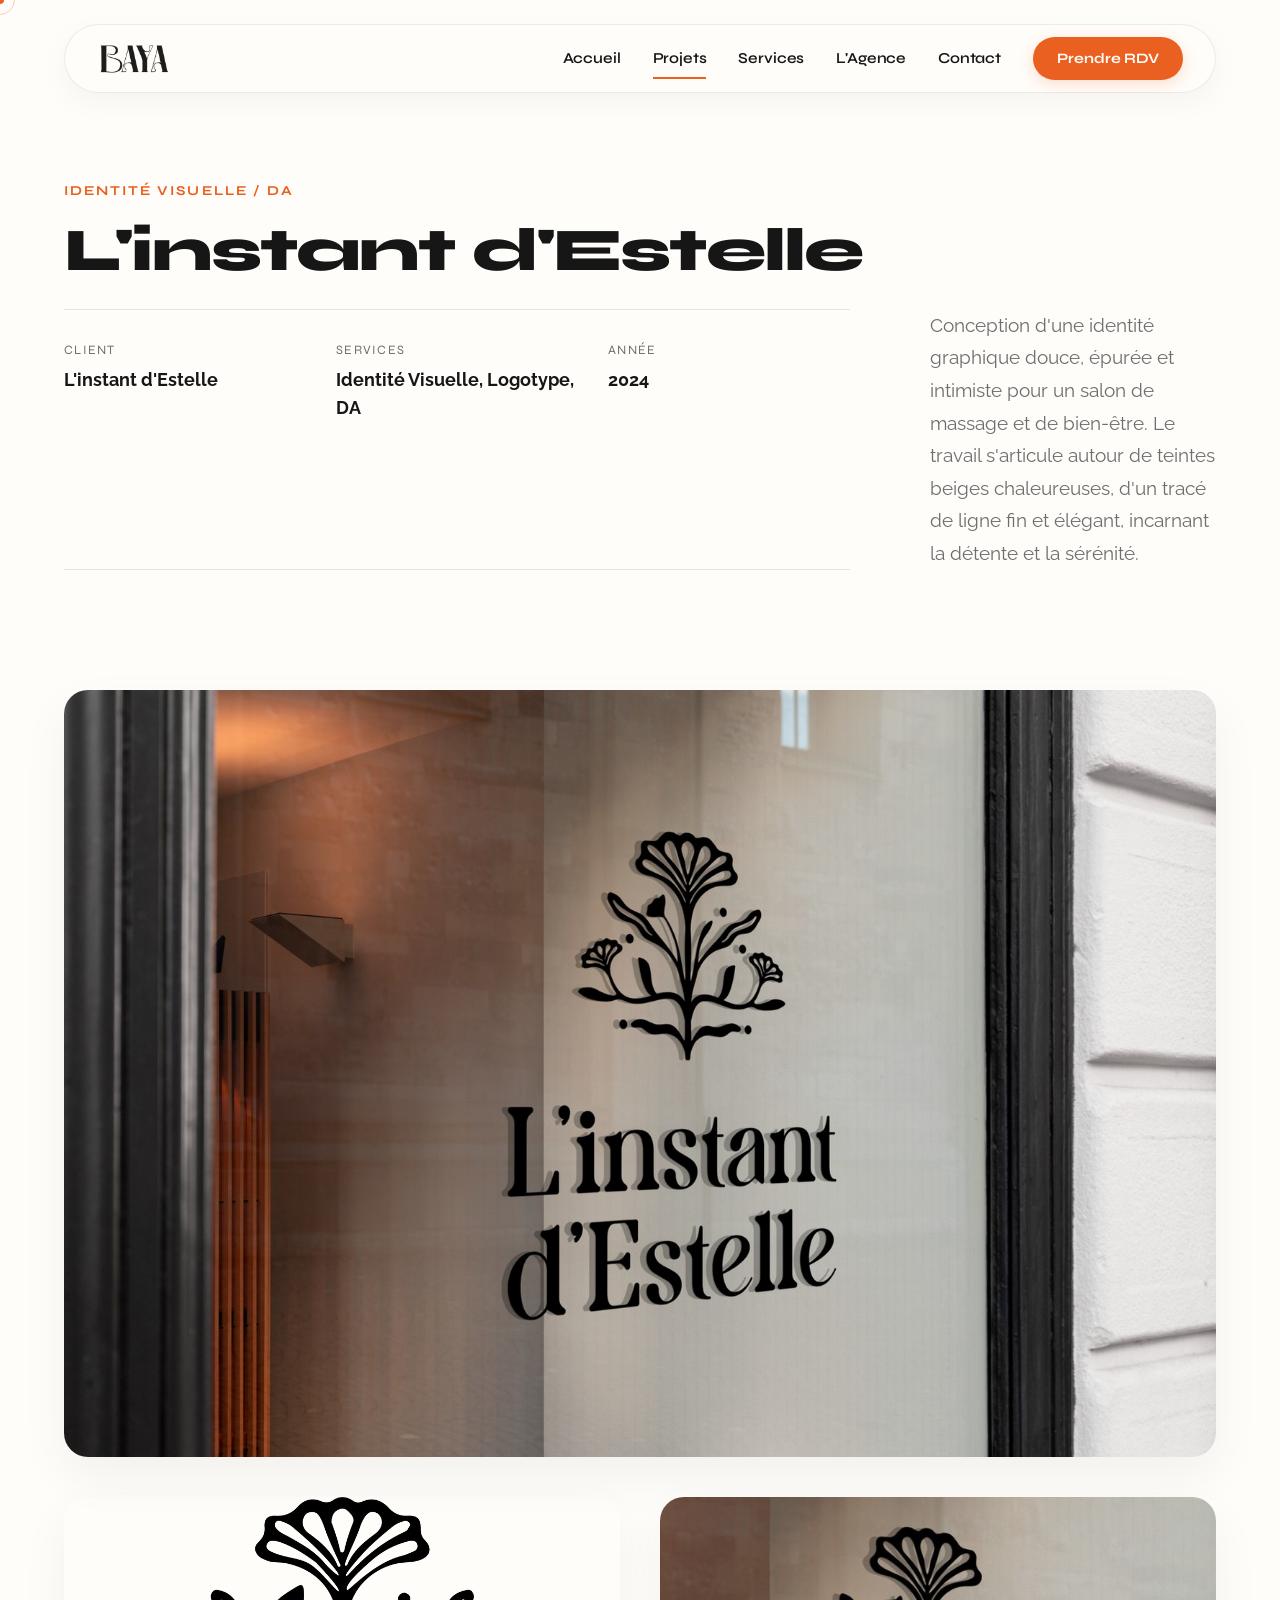
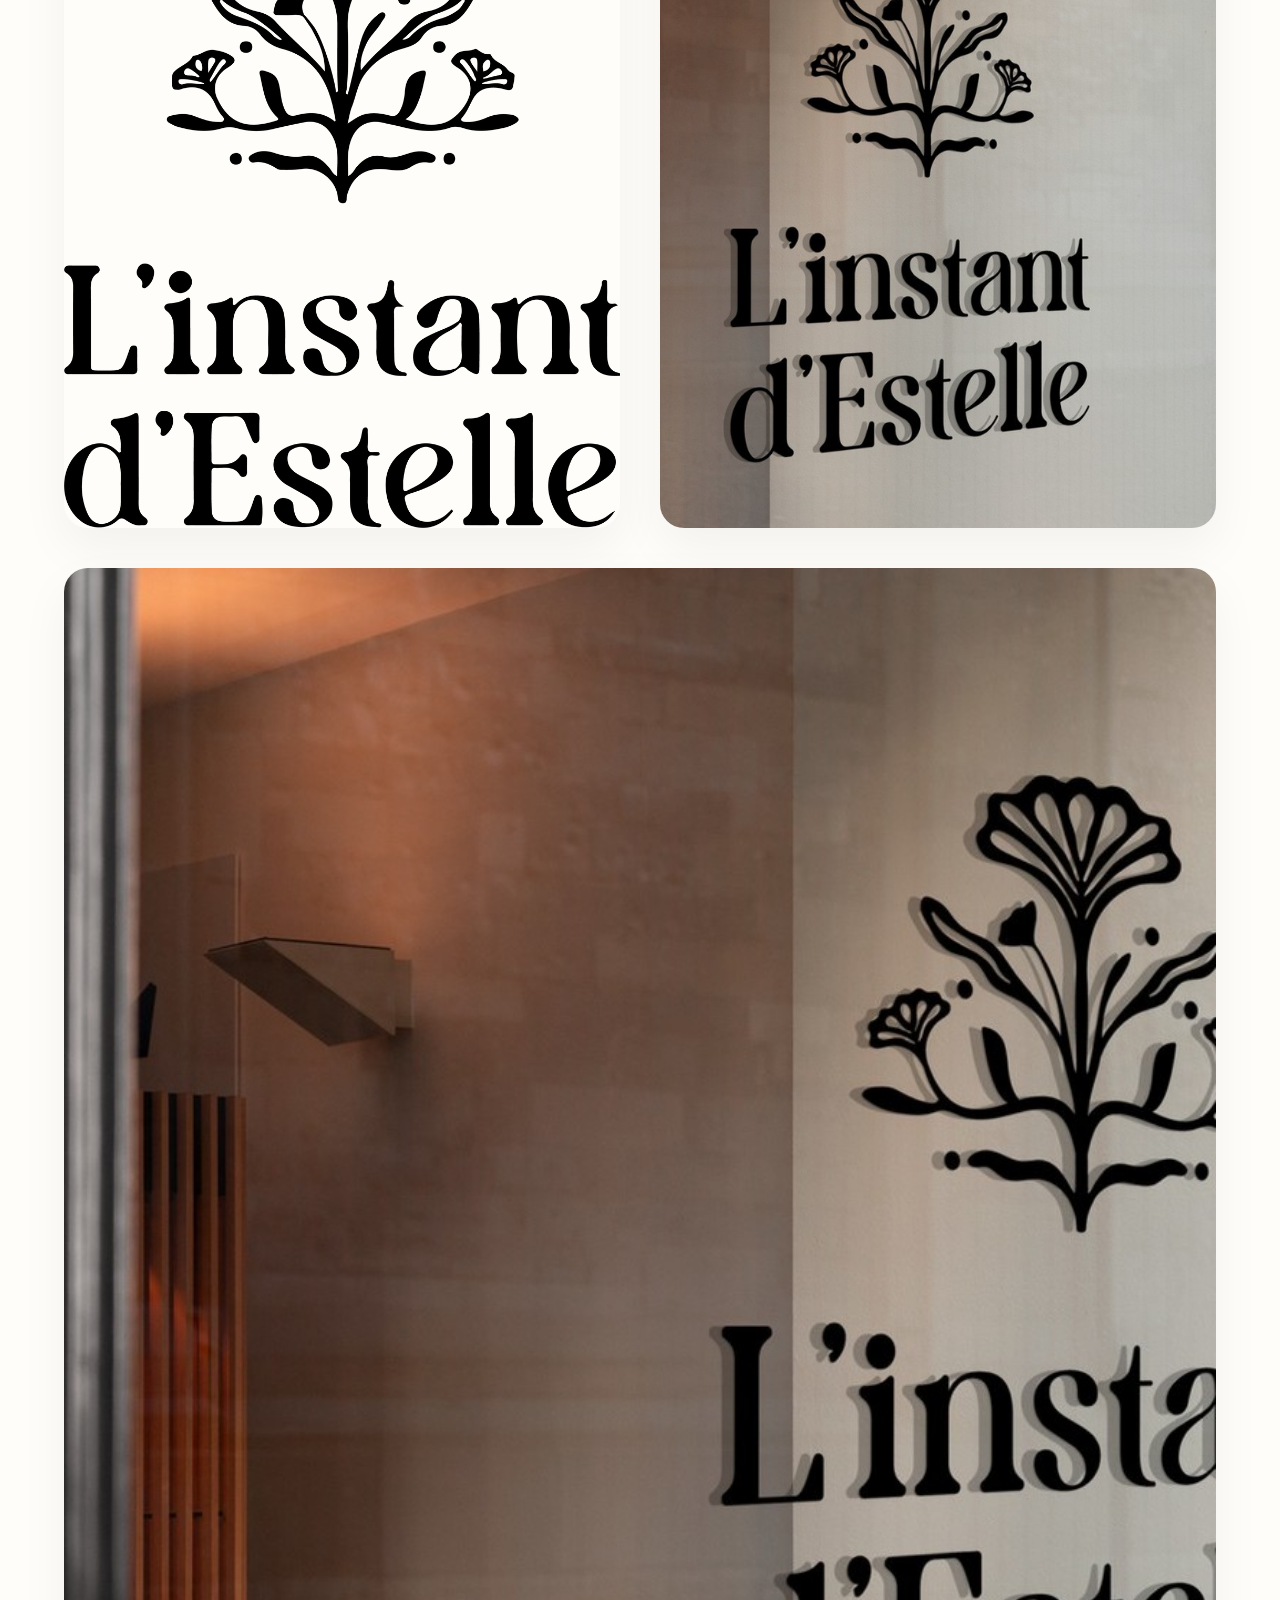
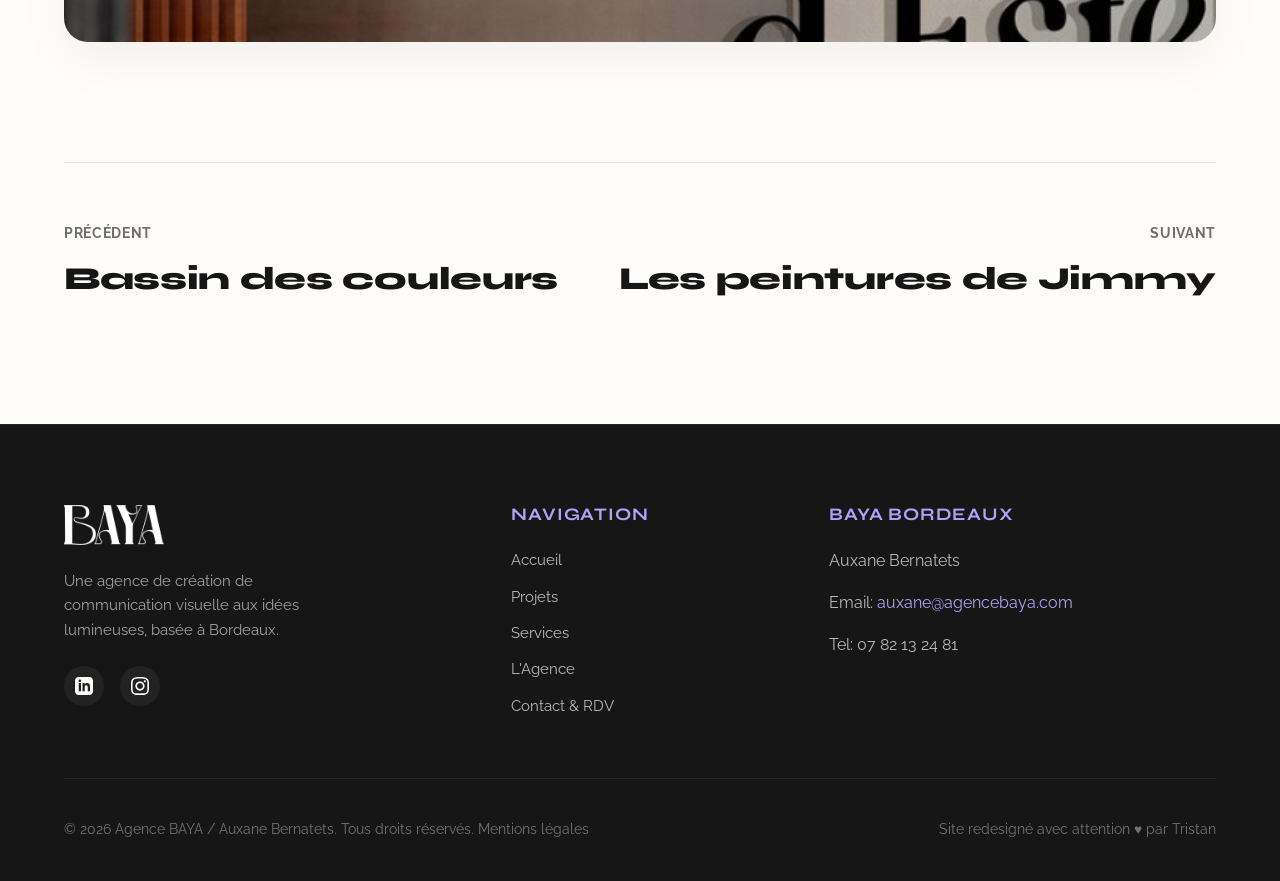
<file: projet-l-instant-d-estelle.html>
<!DOCTYPE html>
<html lang="fr">
<head>
  <meta charset="UTF-8">
  <meta name="viewport" content="width=device-width, initial-scale=1.0">
  <title>L'instant d'Estelle | Identité Visuelle & Logo | BAYA Bordeaux</title>
  <meta name="description" content="Création de logotype et charte graphique délicate pour L'instant d'Estelle par l'Agence BAYA. Direction artistique sur-mesure.">
  <link rel="stylesheet" href="style.css">
  <link rel="canonical" href="https://agencebaya.com/projects">
  <link rel="icon" type="image/png" href="https://static.wixstatic.com/media/cdf81d_08ce6a960c4a4b889ecac98e093f3b72~mv2.png">
</head>
<body>

  <!-- Custom Cursor Elements -->
  <div class="custom-cursor"></div>
  <div class="custom-cursor-follower"></div>

  <!-- Header & Navigation -->
  <header class="header-container">
    <nav class="nav-island">
      <a href="index.html" class="logo-link">
        <img class="logo-img" src="images/logo-baya-noir.png" alt="BAYA Logo">
      </a>
      <div class="nav-links">
        <a href="index.html" class="nav-item">Accueil</a>
        <a href="projets.html" class="nav-item active">Projets</a>
        <a href="services.html" class="nav-item">Services</a>
        <a href="agence.html" class="nav-item">L'Agence</a>
        <a href="contact.html" class="nav-item">Contact</a>
        <a href="contact.html#reserver" class="btn-nav-rdv">Prendre RDV</a>
      </div>
      <button class="burger-menu" aria-label="Ouvrir le menu">
        <span class="burger-line"></span>
        <span class="burger-line"></span>
        <span class="burger-line"></span>
      </button>
    </nav>
  </header>

  <!-- Mobile Fullscreen Menu Overlay -->
  <div class="mobile-menu-overlay">
    <div class="mobile-nav-links">
      <a href="index.html" class="mobile-nav-item">Accueil</a>
      <a href="projets.html" class="mobile-nav-item">Projets</a>
      <a href="services.html" class="mobile-nav-item">Services</a>
      <a href="agence.html" class="mobile-nav-item">L'Agence</a>
      <a href="contact.html" class="mobile-nav-item">Contact</a>
      <a href="contact.html#reserver" class="mobile-nav-item" style="color: var(--color-accent-orange);">Prendre RDV</a>
    </div>
  </div>

  <main>
    <!-- Project Hero Header -->
    <section class="project-header reveal">
      <div class="container">
        <span class="section-tag">Identité Visuelle / DA</span>
        <h1 class="section-title">L'instant d'Estelle</h1>
        
        <div class="project-meta-grid">
          <div class="project-meta-details">
            <div class="meta-item">
              <span>Client</span>
              <p>L'instant d'Estelle</p>
            </div>
            <div class="meta-item">
              <span>Services</span>
              <p>Identité Visuelle, Logotype, DA</p>
            </div>
            <div class="meta-item">
              <span>Année</span>
              <p>2024</p>
            </div>
          </div>
          <div class="project-narrative">
            <p>Conception d'une identité graphique douce, épurée et intimiste pour un salon de massage et de bien-être. Le travail s'articule autour de teintes beiges chaleureuses, d'un tracé de ligne fin et élégant, incarnant la détente et la sérénité.</p>
          </div>
        </div>
      </div>
    </section>

    <!-- Showroom Grid Section -->
    <section class="project-showroom container">
      <div class="showroom-block reveal">
        <img src="images/estelle-vitrine.jpg" alt="Vitrine L'instant d'Estelle par BAYA">
      </div>
      
      <div class="showroom-double-grid">
        <div class="showroom-block reveal">
          <img src="images/estelle-identite.png" alt="Identité visuelle L'instant d'Estelle par BAYA">
        </div>
        <div class="showroom-block reveal">
          <img src="images/estelle-detail-1.jpg" alt="Détail — L'instant d'Estelle par BAYA">
        </div>
      </div>

      <div class="showroom-block reveal">
        <img src="images/estelle-detail-2.jpg" alt="Détail — L'instant d'Estelle par BAYA">
      </div>
    </section>

    <!-- Footer Project Navigation -->
    <section style="padding: 0;">
      <div class="container project-nav-footer">
        <a href="projet-bassin-des-couleurs.html" class="project-nav-link">
          <span>Précédent</span>
          <p>Bassin des couleurs</p>
        </a>
        <a href="projet-les-peintures-de-jimmy.html" class="project-nav-link next">
          <span>Suivant</span>
          <p>Les peintures de Jimmy</p>
        </a>
      </div>
    </section>
  </main>

  <!-- Footer -->
  <footer>
    <div class="container footer-top">
      <div class="footer-brand">
        <img class="logo-img" src="images/logo-baya-blanc.png" alt="BAYA Logo">
        <p>Une agence de création de communication visuelle aux idées lumineuses, basée à Bordeaux.</p>
        <div class="footer-socials">
          <a class="social-link" href="#" aria-label="LinkedIn">
            <svg viewBox="0 0 24 24"><path d="M19 0h-14c-2.761 0-5 2.239-5 5v14c0 2.761 2.239 5 5 5h14c2.762 0 5-2.239 5-5v-14c0-2.761-2.238-5-5-5zm-11 19h-3v-11h3v11zm-1.5-12.268c-.966 0-1.75-.779-1.75-1.75s.784-1.75 1.75-1.75 1.75.779 1.75 1.75-.784 1.75-1.75 1.75zm13.5 12.268h-3v-5.604c0-3.368-4-3.113-4 0v5.604h-3v-11h3v1.765c1.396-2.586 7-2.777 7 2.476v6.759z"/></svg>
          </a>
          <a class="social-link" href="#" aria-label="Instagram">
            <svg viewBox="0 0 24 24"><path d="M12 2.163c3.204 0 3.584.012 4.85.07 3.252.148 4.771 1.691 4.919 4.919.058 1.265.069 1.645.069 4.849 0 3.205-.012 3.584-.069 4.849-.149 3.225-1.664 4.771-4.919 4.919-1.266.058-1.644.07-4.85.07-3.204 0-3.584-.012-4.849-.07-3.26-.149-4.771-1.699-4.919-4.92-.058-1.265-.07-1.644-.07-4.849 0-3.204.013-3.583.07-4.849.149-3.227 1.664-4.771 4.919-4.919 1.266-.057 1.645-.069 4.849-.069zm0-2c-3.259 0-3.667.014-4.947.072-4.358.2-6.78 2.618-6.98 6.98-.059 1.281-.073 1.689-.073 4.948 0 3.259.014 3.668.072 4.948.2 4.358 2.618 6.78 6.98 6.98 1.281.058 1.689.072 4.948.072 3.259 0 3.668-.014 4.948-.072 4.354-.2 6.782-2.618 6.979-6.98.059-1.28.073-1.689.073-4.948 0-3.259-.014-3.667-.072-4.947-.196-4.354-2.617-6.78-6.979-6.98-1.281-.059-1.69-.073-4.949-.073zm0 5.838c-3.403 0-6.162 2.759-6.162 6.162s2.759 6.163 6.162 6.163 6.162-2.759 6.162-6.163c0-3.403-2.759-6.162-6.162-6.162zm0 10.162c-2.209 0-4-1.79-4-4 0-2.209 1.791-4 4-4s4 1.791 4 4c0 2.21-1.791 4-4 4zm6.406-11.845c-.796 0-1.441.645-1.441 1.44s.645 1.44 1.441 1.44c.795 0 1.439-.645 1.439-1.44s-.644-1.44-1.439-1.44z"/></svg>
          </a>
        </div>
      </div>
      
      <div>
        <h4 class="footer-heading">Navigation</h4>
        <div class="footer-links">
          <a class="footer-link" href="index.html">Accueil</a>
          <a class="footer-link" href="projets.html">Projets</a>
          <a class="footer-link" href="services.html">Services</a>
          <a class="footer-link" href="agence.html">L'Agence</a>
          <a class="footer-link" href="contact.html">Contact & RDV</a>
        </div>
      </div>

      <div class="footer-contact">
        <h4 class="footer-heading">BAYA Bordeaux</h4>
        <p>Auxane Bernatets</p>
        <p>Email: <a href="mailto:auxane@agencebaya.com" style="color: var(--color-accent-purple);">auxane@agencebaya.com</a></p>
        <p>Tel: 07 82 13 24 81</p>
      </div>
    </div>
    
    <div class="container footer-bottom">
      <p class="footer-copyright">&copy; 2026 Agence BAYA / Auxane Bernatets. Tous droits réservés. <a href="#">Mentions légales</a></p>
      <p>Site redesigné avec attention &hearts; par Tristan</p>
    </div>
  </footer>

  <script src="script.js"></script>
</body>
</html>
</file>
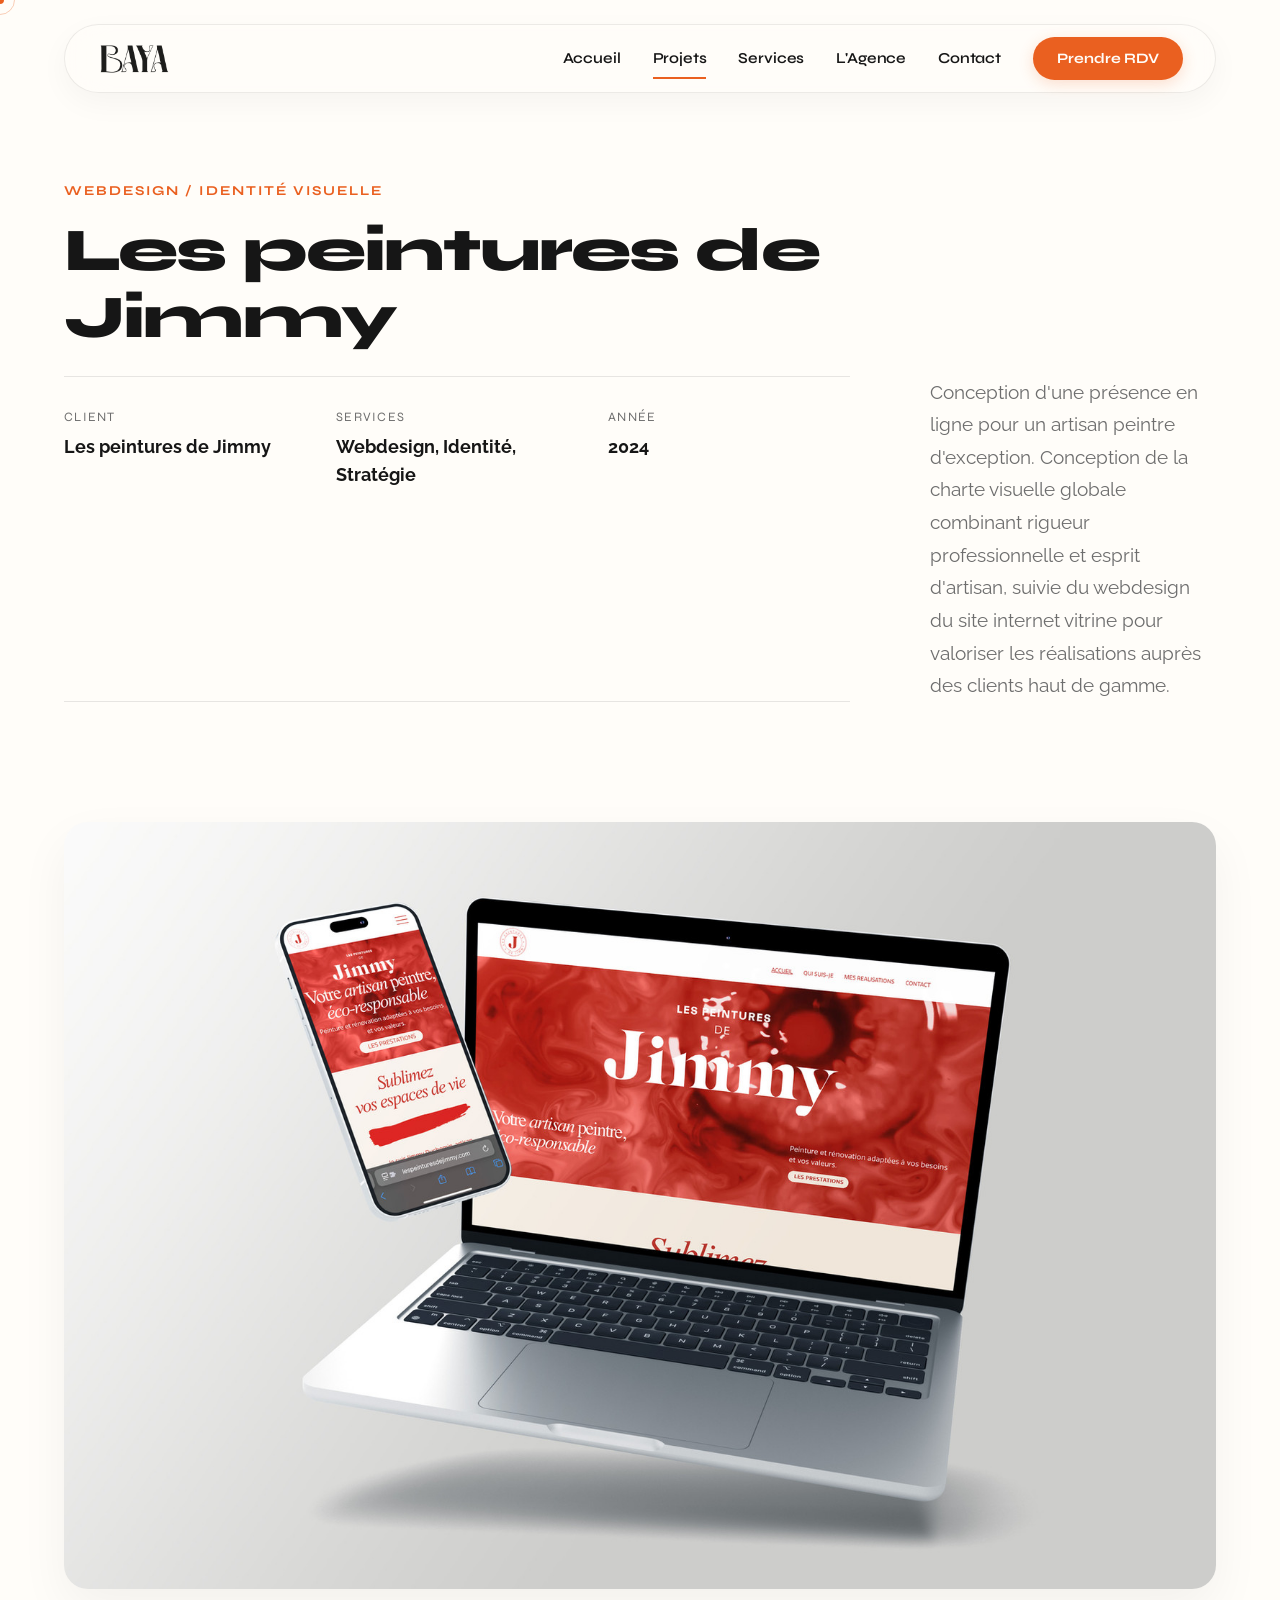
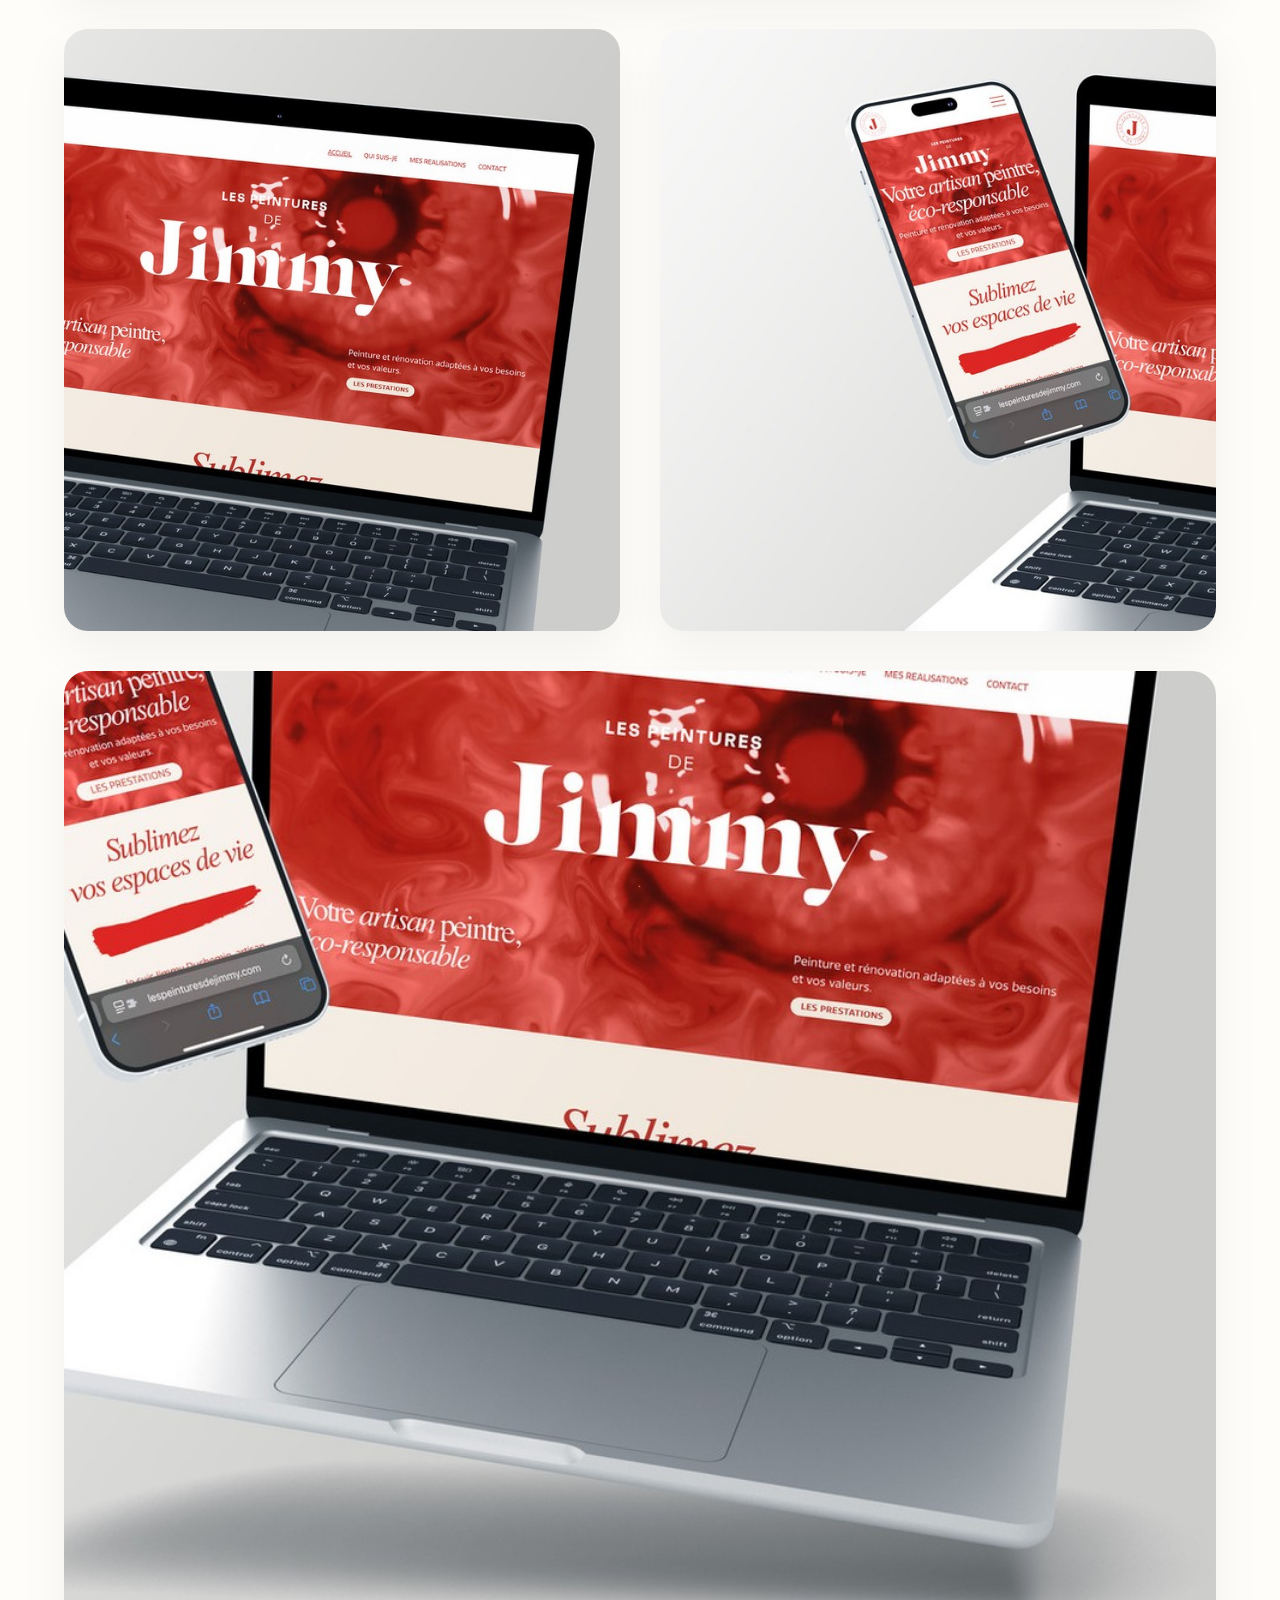
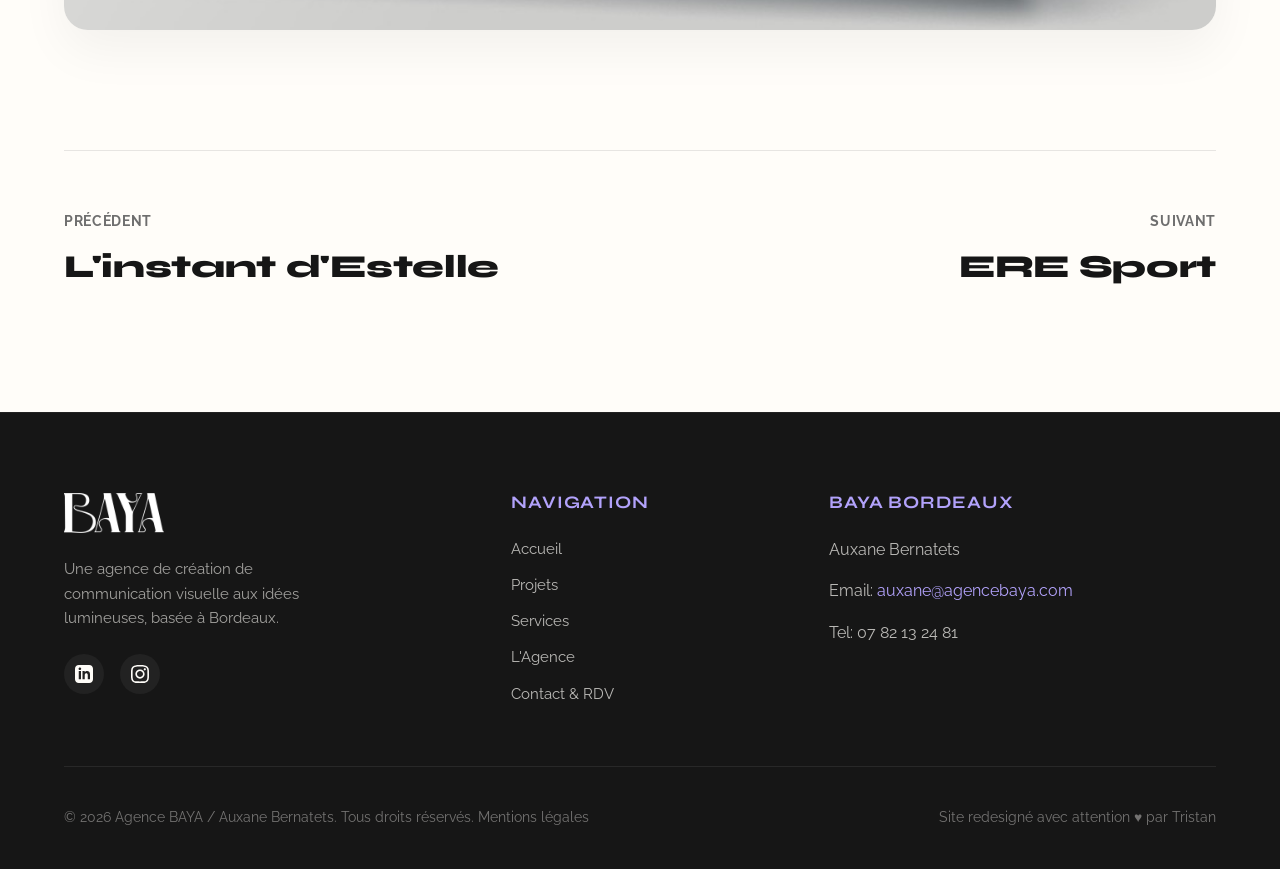
<file: projet-les-peintures-de-jimmy.html>
<!DOCTYPE html>
<html lang="fr">
<head>
  <meta charset="UTF-8">
  <meta name="viewport" content="width=device-width, initial-scale=1.0">
  <title>Les peintures de Jimmy | Site Internet & Identité Visuelle | BAYA Bordeaux</title>
  <meta name="description" content="Création de site internet moderne et identité visuelle pour Les peintures de Jimmy par l'Agence BAYA. Webdesign et branding.">
  <link rel="stylesheet" href="style.css">
  <link rel="canonical" href="https://agencebaya.com/projects">
  <link rel="icon" type="image/png" href="https://static.wixstatic.com/media/cdf81d_08ce6a960c4a4b889ecac98e093f3b72~mv2.png">
</head>
<body>

  <!-- Custom Cursor Elements -->
  <div class="custom-cursor"></div>
  <div class="custom-cursor-follower"></div>

  <!-- Header & Navigation -->
  <header class="header-container">
    <nav class="nav-island">
      <a href="index.html" class="logo-link">
        <img class="logo-img" src="images/logo-baya-noir.png" alt="BAYA Logo">
      </a>
      <div class="nav-links">
        <a href="index.html" class="nav-item">Accueil</a>
        <a href="projets.html" class="nav-item active">Projets</a>
        <a href="services.html" class="nav-item">Services</a>
        <a href="agence.html" class="nav-item">L'Agence</a>
        <a href="contact.html" class="nav-item">Contact</a>
        <a href="contact.html#reserver" class="btn-nav-rdv">Prendre RDV</a>
      </div>
      <button class="burger-menu" aria-label="Ouvrir le menu">
        <span class="burger-line"></span>
        <span class="burger-line"></span>
        <span class="burger-line"></span>
      </button>
    </nav>
  </header>

  <!-- Mobile Fullscreen Menu Overlay -->
  <div class="mobile-menu-overlay">
    <div class="mobile-nav-links">
      <a href="index.html" class="mobile-nav-item">Accueil</a>
      <a href="projets.html" class="mobile-nav-item">Projets</a>
      <a href="services.html" class="mobile-nav-item">Services</a>
      <a href="agence.html" class="mobile-nav-item">L'Agence</a>
      <a href="contact.html" class="mobile-nav-item">Contact</a>
      <a href="contact.html#reserver" class="mobile-nav-item" style="color: var(--color-accent-orange);">Prendre RDV</a>
    </div>
  </div>

  <main>
    <!-- Project Hero Header -->
    <section class="project-header reveal">
      <div class="container">
        <span class="section-tag">Webdesign / Identité Visuelle</span>
        <h1 class="section-title">Les peintures de Jimmy</h1>
        
        <div class="project-meta-grid">
          <div class="project-meta-details">
            <div class="meta-item">
              <span>Client</span>
              <p>Les peintures de Jimmy</p>
            </div>
            <div class="meta-item">
              <span>Services</span>
              <p>Webdesign, Identité, Stratégie</p>
            </div>
            <div class="meta-item">
              <span>Année</span>
              <p>2024</p>
            </div>
          </div>
          <div class="project-narrative">
            <p>Conception d'une présence en ligne pour un artisan peintre d'exception. Conception de la charte visuelle globale combinant rigueur professionnelle et esprit d'artisan, suivie du webdesign du site internet vitrine pour valoriser les réalisations auprès des clients haut de gamme.</p>
          </div>
        </div>
      </div>
    </section>

    <!-- Showroom Grid Section -->
    <section class="project-showroom container">
      <div class="showroom-block reveal">
        <img src="images/jimmy-site.jpg" alt="Site internet Les peintures de Jimmy par BAYA">
      </div>
      
      <div class="showroom-double-grid">
        <div class="showroom-block reveal">
          <img src="images/jimmy-detail-1.jpg" alt="Détail — Les peintures de Jimmy par BAYA">
        </div>
        <div class="showroom-block reveal">
          <img src="images/jimmy-detail-2.jpg" alt="Détail — Les peintures de Jimmy par BAYA">
        </div>
      </div>

      <div class="showroom-block reveal">
        <img src="images/jimmy-detail-3.jpg" alt="Détail — Les peintures de Jimmy par BAYA">
      </div>
    </section>

    <!-- Footer Project Navigation -->
    <section style="padding: 0;">
      <div class="container project-nav-footer">
        <a href="projet-l-instant-d-estelle.html" class="project-nav-link">
          <span>Précédent</span>
          <p>L'instant d'Estelle</p>
        </a>
        <a href="projet-ere-sport.html" class="project-nav-link next">
          <span>Suivant</span>
          <p>ERE Sport</p>
        </a>
      </div>
    </section>
  </main>

  <!-- Footer -->
  <footer>
    <div class="container footer-top">
      <div class="footer-brand">
        <img class="logo-img" src="images/logo-baya-blanc.png" alt="BAYA Logo">
        <p>Une agence de création de communication visuelle aux idées lumineuses, basée à Bordeaux.</p>
        <div class="footer-socials">
          <a class="social-link" href="#" aria-label="LinkedIn">
            <svg viewBox="0 0 24 24"><path d="M19 0h-14c-2.761 0-5 2.239-5 5v14c0 2.761 2.239 5 5 5h14c2.762 0 5-2.239 5-5v-14c0-2.761-2.238-5-5-5zm-11 19h-3v-11h3v11zm-1.5-12.268c-.966 0-1.75-.779-1.75-1.75s.784-1.75 1.75-1.75 1.75.779 1.75 1.75-.784 1.75-1.75 1.75zm13.5 12.268h-3v-5.604c0-3.368-4-3.113-4 0v5.604h-3v-11h3v1.765c1.396-2.586 7-2.777 7 2.476v6.759z"/></svg>
          </a>
          <a class="social-link" href="#" aria-label="Instagram">
            <svg viewBox="0 0 24 24"><path d="M12 2.163c3.204 0 3.584.012 4.85.07 3.252.148 4.771 1.691 4.919 4.919.058 1.265.069 1.645.069 4.849 0 3.205-.012 3.584-.069 4.849-.149 3.225-1.664 4.771-4.919 4.919-1.266.058-1.644.07-4.85.07-3.204 0-3.584-.012-4.849-.07-3.26-.149-4.771-1.699-4.919-4.92-.058-1.265-.07-1.644-.07-4.849 0-3.204.013-3.583.07-4.849.149-3.227 1.664-4.771 4.919-4.919 1.266-.057 1.645-.069 4.849-.069zm0-2c-3.259 0-3.667.014-4.947.072-4.358.2-6.78 2.618-6.98 6.98-.059 1.281-.073 1.689-.073 4.948 0 3.259.014 3.668.072 4.948.2 4.358 2.618 6.78 6.98 6.98 1.281.058 1.689.072 4.948.072 3.259 0 3.668-.014 4.948-.072 4.354-.2 6.782-2.618 6.979-6.98.059-1.28.073-1.689.073-4.948 0-3.259-.014-3.667-.072-4.947-.196-4.354-2.617-6.78-6.979-6.98-1.281-.059-1.69-.073-4.949-.073zm0 5.838c-3.403 0-6.162 2.759-6.162 6.162s2.759 6.163 6.162 6.163 6.162-2.759 6.162-6.163c0-3.403-2.759-6.162-6.162-6.162zm0 10.162c-2.209 0-4-1.79-4-4 0-2.209 1.791-4 4-4s4 1.791 4 4c0 2.21-1.791 4-4 4zm6.406-11.845c-.796 0-1.441.645-1.441 1.44s.645 1.44 1.441 1.44c.795 0 1.439-.645 1.439-1.44s-.644-1.44-1.439-1.44z"/></svg>
          </a>
        </div>
      </div>
      
      <div>
        <h4 class="footer-heading">Navigation</h4>
        <div class="footer-links">
          <a class="footer-link" href="index.html">Accueil</a>
          <a class="footer-link" href="projets.html">Projets</a>
          <a class="footer-link" href="services.html">Services</a>
          <a class="footer-link" href="agence.html">L'Agence</a>
          <a class="footer-link" href="contact.html">Contact & RDV</a>
        </div>
      </div>

      <div class="footer-contact">
        <h4 class="footer-heading">BAYA Bordeaux</h4>
        <p>Auxane Bernatets</p>
        <p>Email: <a href="mailto:auxane@agencebaya.com" style="color: var(--color-accent-purple);">auxane@agencebaya.com</a></p>
        <p>Tel: 07 82 13 24 81</p>
      </div>
    </div>
    
    <div class="container footer-bottom">
      <p class="footer-copyright">&copy; 2026 Agence BAYA / Auxane Bernatets. Tous droits réservés. <a href="#">Mentions légales</a></p>
      <p>Site redesigné avec attention &hearts; par Tristan</p>
    </div>
  </footer>

  <script src="script.js"></script>
</body>
</html>
</file>
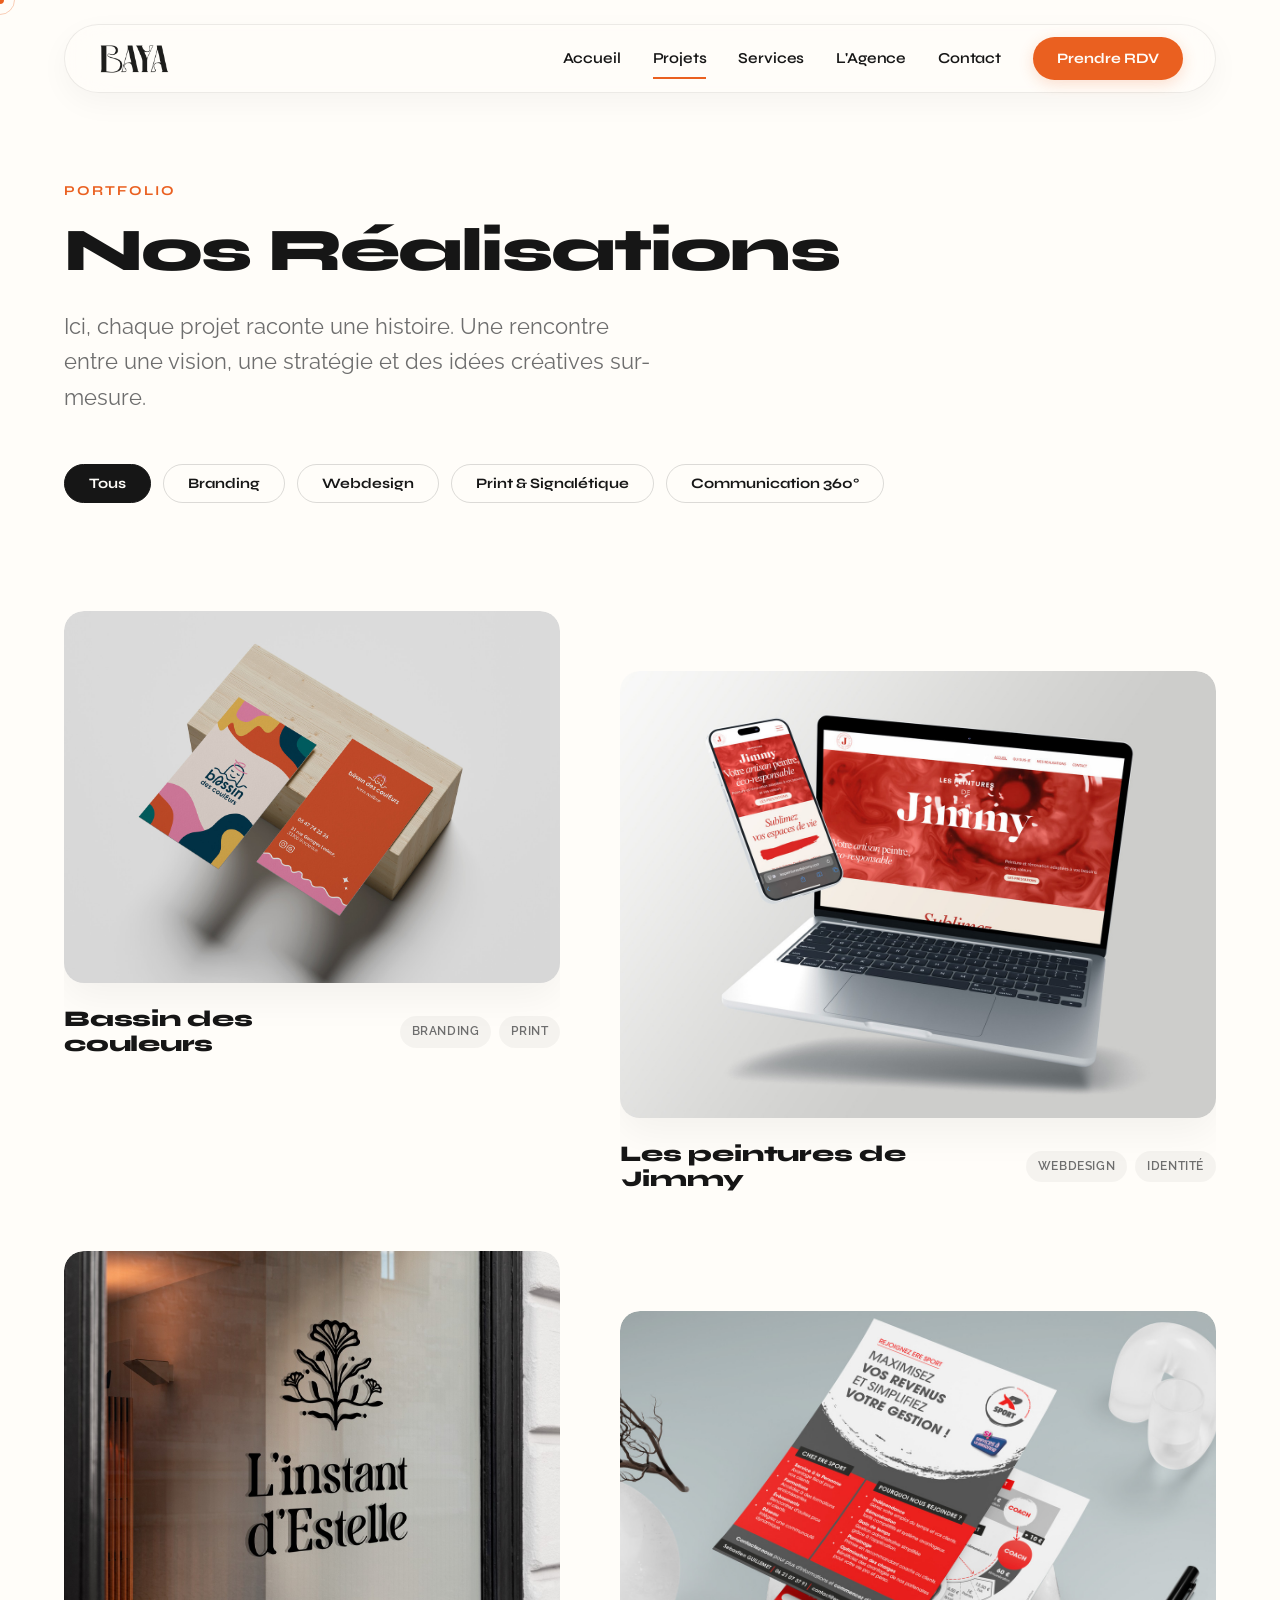
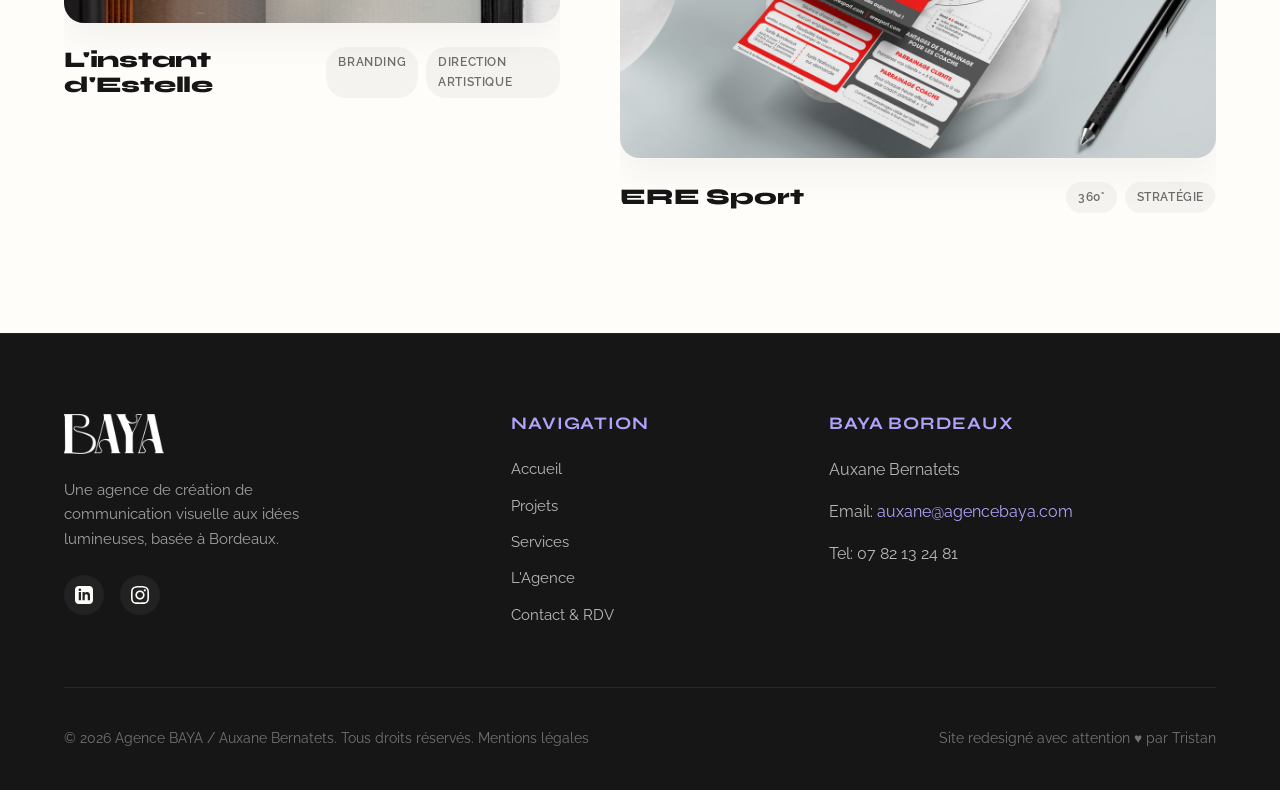
<file: projets.html>
<!DOCTYPE html>
<html lang="fr">
<head>
  <meta charset="UTF-8">
  <meta name="viewport" content="width=device-width, initial-scale=1.0">
  <title>Projets | BAYA - Réalisations Graphiques et Branding à Bordeaux</title>
  <meta name="description" content="Découvrez le portfolio de l'Agence BAYA. Des univers visuels uniques conçus sur-mesure pour nos clients : Bassin des couleurs, L'instant d'Estelle, Les peintures de Jimmy et ERE Sport.">
  <link rel="stylesheet" href="style.css">
  <link rel="canonical" href="https://agencebaya.com/projects">
  <link rel="icon" type="image/png" href="https://static.wixstatic.com/media/cdf81d_08ce6a960c4a4b889ecac98e093f3b72~mv2.png">
</head>
<body>

  <!-- Custom Cursor Elements -->
  <div class="custom-cursor"></div>
  <div class="custom-cursor-follower"></div>

  <!-- Header & Navigation -->
  <header class="header-container">
    <nav class="nav-island">
      <a href="index.html" class="logo-link">
        <img class="logo-img" src="images/logo-baya-noir.png" alt="BAYA Logo">
      </a>
      <div class="nav-links">
        <a href="index.html" class="nav-item">Accueil</a>
        <a href="projets.html" class="nav-item active">Projets</a>
        <a href="services.html" class="nav-item">Services</a>
        <a href="agence.html" class="nav-item">L'Agence</a>
        <a href="contact.html" class="nav-item">Contact</a>
        <a href="contact.html#reserver" class="btn-nav-rdv">Prendre RDV</a>
      </div>
      <button class="burger-menu" aria-label="Ouvrir le menu">
        <span class="burger-line"></span>
        <span class="burger-line"></span>
        <span class="burger-line"></span>
      </button>
    </nav>
  </header>

  <!-- Mobile Fullscreen Menu Overlay -->
  <div class="mobile-menu-overlay">
    <div class="mobile-nav-links">
      <a href="index.html" class="mobile-nav-item">Accueil</a>
      <a href="projets.html" class="mobile-nav-item">Projets</a>
      <a href="services.html" class="mobile-nav-item">Services</a>
      <a href="agence.html" class="mobile-nav-item">L'Agence</a>
      <a href="contact.html" class="mobile-nav-item">Contact</a>
      <a href="contact.html#reserver" class="mobile-nav-item" style="color: var(--color-accent-orange);">Prendre RDV</a>
    </div>
  </div>

  <main>
    <!-- Project Header Section -->
    <section class="project-header reveal">
      <div class="container">
        <span class="section-tag">Portfolio</span>
        <h1 class="section-title">Nos Réalisations</h1>
        <p class="section-desc">Ici, chaque projet raconte une histoire. Une rencontre entre une vision, une stratégie et des idées créatives sur-mesure.</p>
        
        <!-- Category Filters -->
        <div class="project-filters">
          <button class="filter-btn active" data-filter="all">Tous</button>
          <button class="filter-btn" data-filter="branding">Branding</button>
          <button class="filter-btn" data-filter="webdesign">Webdesign</button>
          <button class="filter-btn" data-filter="print">Print & Signalétique</button>
          <button class="filter-btn" data-filter="360">Communication 360°</button>
        </div>
      </div>
    </section>

    <!-- Projects Grid Section -->
    <section style="padding-top: 0;">
      <div class="container">
        <div class="projects-grid stagger-container">
          
          <!-- Card 1: Bassin des couleurs -->
          <article class="project-card stagger-item" data-categories="branding print">
            <a href="projet-bassin-des-couleurs.html" aria-label="Voir le projet Bassin des couleurs">
              <div class="project-img-wrapper">
                <img class="project-img" src="images/bassin-cartes.jpg" alt="Cartes de visite Bassin des couleurs par BAYA">
                <div class="project-overlay">
                  <div class="project-overlay-top">
                    <span class="project-category">Identité Visuelle</span>
                    <div class="project-arrow">
                      <svg viewBox="0 0 24 24"><path d="M7 17L17 7M17 7H7M17 7V17"/></svg>
                    </div>
                  </div>
                  <div class="project-overlay-bottom">
                    <h3>Bassin des couleurs</h3>
                    <p>Création complète de l'identité, logo, cartes de visite et signalétique commerciale.</p>
                  </div>
                </div>
              </div>
            </a>
            <div class="project-info">
              <h3 class="project-title">Bassin des couleurs</h3>
              <div class="project-tags">
                <span class="project-tag">Branding</span>
                <span class="project-tag">Print</span>
              </div>
            </div>
          </article>

          <!-- Card 2: Les peintures de Jimmy -->
          <article class="project-card tall stagger-item" data-categories="webdesign branding">
            <a href="projet-les-peintures-de-jimmy.html" aria-label="Voir le projet Les peintures de Jimmy">
              <div class="project-img-wrapper">
                <img class="project-img" src="images/jimmy-site.jpg" alt="Site internet Les peintures de Jimmy par BAYA">
                <div class="project-overlay">
                  <div class="project-overlay-top">
                    <span class="project-category">Webdesign & Identité</span>
                    <div class="project-arrow">
                      <svg viewBox="0 0 24 24"><path d="M7 17L17 7M17 7H7M17 7V17"/></svg>
                    </div>
                  </div>
                  <div class="project-overlay-bottom">
                    <h3>Les peintures de Jimmy</h3>
                    <p>Développement de l'identité visuelle et création d'un site internet moderne sur-mesure.</p>
                  </div>
                </div>
              </div>
            </a>
            <div class="project-info">
              <h3 class="project-title">Les peintures de Jimmy</h3>
              <div class="project-tags">
                <span class="project-tag">Webdesign</span>
                <span class="project-tag">Identité</span>
              </div>
            </div>
          </article>

          <!-- Card 3: L'instant d'Estelle -->
          <article class="project-card stagger-item" data-categories="branding">
            <a href="projet-l-instant-d-estelle.html" aria-label="Voir le projet L'instant d'Estelle">
              <div class="project-img-wrapper">
                <img class="project-img" src="images/estelle-vitrine.jpg" alt="Vitrine L'instant d'Estelle par BAYA">
                <div class="project-overlay">
                  <div class="project-overlay-top">
                    <span class="project-category">Branding & Logo</span>
                    <div class="project-arrow">
                      <svg viewBox="0 0 24 24"><path d="M7 17L17 7M17 7H7M17 7V17"/></svg>
                    </div>
                  </div>
                  <div class="project-overlay-bottom">
                    <h3>L'instant d'Estelle</h3>
                    <p>Conception d'une charte graphique minimaliste et épurée pour un salon bien-être.</p>
                  </div>
                </div>
              </div>
            </a>
            <div class="project-info">
              <h3 class="project-title">L'instant d'Estelle</h3>
              <div class="project-tags">
                <span class="project-tag">Branding</span>
                <span class="project-tag">Direction Artistique</span>
              </div>
            </div>
          </article>

          <!-- Card 4: ERE Sport -->
          <article class="project-card tall stagger-item" data-categories="360 print">
            <a href="projet-ere-sport.html" aria-label="Voir le projet ERE Sport">
              <div class="project-img-wrapper">
                <img class="project-img" src="images/ere-flyer.jpg" alt="Flyer ERE Sport par BAYA">
                <div class="project-overlay">
                  <div class="project-overlay-top">
                    <span class="project-category">Communication 360°</span>
                    <div class="project-arrow">
                      <svg viewBox="0 0 24 24"><path d="M7 17L17 7M17 7H7M17 7V17"/></svg>
                    </div>
                  </div>
                  <div class="project-overlay-bottom">
                    <h3>ERE Sport</h3>
                    <p>Développement de supports de communication multicanaux print & digital.</p>
                  </div>
                </div>
              </div>
            </a>
            <div class="project-info">
              <h3 class="project-title">ERE Sport</h3>
              <div class="project-tags">
                <span class="project-tag">360°</span>
                <span class="project-tag">Stratégie</span>
              </div>
            </div>
          </article>

        </div>
      </div>
    </section>
  </main>

  <!-- Footer -->
  <footer>
    <div class="container footer-top">
      <div class="footer-brand">
        <img class="logo-img" src="images/logo-baya-blanc.png" alt="BAYA Logo">
        <p>Une agence de création de communication visuelle aux idées lumineuses, basée à Bordeaux.</p>
        <div class="footer-socials">
          <a class="social-link" href="#" aria-label="LinkedIn">
            <svg viewBox="0 0 24 24"><path d="M19 0h-14c-2.761 0-5 2.239-5 5v14c0 2.761 2.239 5 5 5h14c2.762 0 5-2.239 5-5v-14c0-2.761-2.238-5-5-5zm-11 19h-3v-11h3v11zm-1.5-12.268c-.966 0-1.75-.779-1.75-1.75s.784-1.75 1.75-1.75 1.75.779 1.75 1.75-.784 1.75-1.75 1.75zm13.5 12.268h-3v-5.604c0-3.368-4-3.113-4 0v5.604h-3v-11h3v1.765c1.396-2.586 7-2.777 7 2.476v6.759z"/></svg>
          </a>
          <a class="social-link" href="#" aria-label="Instagram">
            <svg viewBox="0 0 24 24"><path d="M12 2.163c3.204 0 3.584.012 4.85.07 3.252.148 4.771 1.691 4.919 4.919.058 1.265.069 1.645.069 4.849 0 3.205-.012 3.584-.069 4.849-.149 3.225-1.664 4.771-4.919 4.919-1.266.058-1.644.07-4.85.07-3.204 0-3.584-.012-4.849-.07-3.26-.149-4.771-1.699-4.919-4.92-.058-1.265-.07-1.644-.07-4.849 0-3.204.013-3.583.07-4.849.149-3.227 1.664-4.771 4.919-4.919 1.266-.057 1.645-.069 4.849-.069zm0-2c-3.259 0-3.667.014-4.947.072-4.358.2-6.78 2.618-6.98 6.98-.059 1.281-.073 1.689-.073 4.948 0 3.259.014 3.668.072 4.948.2 4.358 2.618 6.78 6.98 6.98 1.281.058 1.689.072 4.948.072 3.259 0 3.668-.014 4.948-.072 4.354-.2 6.782-2.618 6.979-6.98.059-1.28.073-1.689.073-4.948 0-3.259-.014-3.667-.072-4.947-.196-4.354-2.617-6.78-6.979-6.98-1.281-.059-1.69-.073-4.949-.073zm0 5.838c-3.403 0-6.162 2.759-6.162 6.162s2.759 6.163 6.162 6.163 6.162-2.759 6.162-6.163c0-3.403-2.759-6.162-6.162-6.162zm0 10.162c-2.209 0-4-1.79-4-4 0-2.209 1.791-4 4-4s4 1.791 4 4c0 2.21-1.791 4-4 4zm6.406-11.845c-.796 0-1.441.645-1.441 1.44s.645 1.44 1.441 1.44c.795 0 1.439-.645 1.439-1.44s-.644-1.44-1.439-1.44z"/></svg>
          </a>
        </div>
      </div>
      
      <div>
        <h4 class="footer-heading">Navigation</h4>
        <div class="footer-links">
          <a class="footer-link" href="index.html">Accueil</a>
          <a class="footer-link" href="projets.html">Projets</a>
          <a class="footer-link" href="services.html">Services</a>
          <a class="footer-link" href="agence.html">L'Agence</a>
          <a class="footer-link" href="contact.html">Contact & RDV</a>
        </div>
      </div>

      <div class="footer-contact">
        <h4 class="footer-heading">BAYA Bordeaux</h4>
        <p>Auxane Bernatets</p>
        <p>Email: <a href="mailto:auxane@agencebaya.com" style="color: var(--color-accent-purple);">auxane@agencebaya.com</a></p>
        <p>Tel: 07 82 13 24 81</p>
      </div>
    </div>
    
    <div class="container footer-bottom">
      <p class="footer-copyright">&copy; 2026 Agence BAYA / Auxane Bernatets. Tous droits réservés. <a href="#">Mentions légales</a></p>
      <p>Site redesigné avec attention &hearts; par Tristan</p>
    </div>
  </footer>

  <script src="script.js"></script>
</body>
</html>
</file>
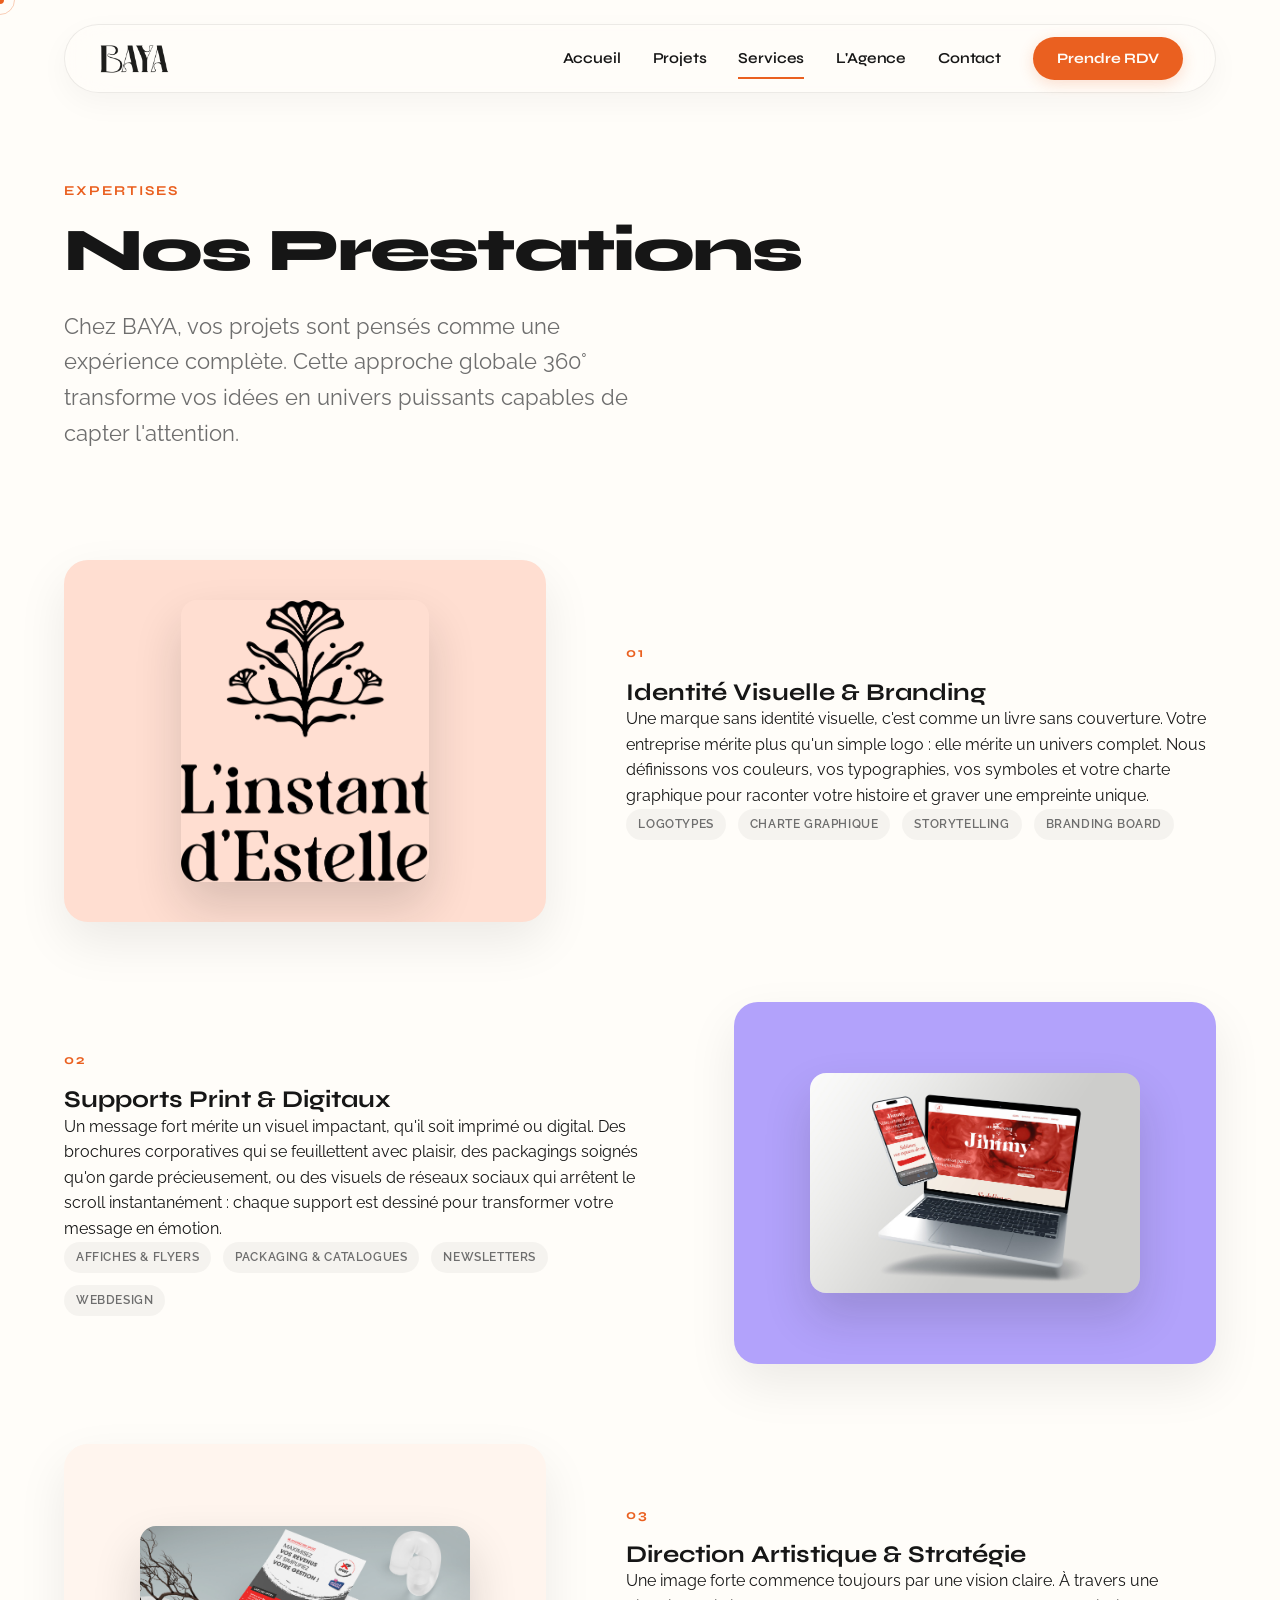
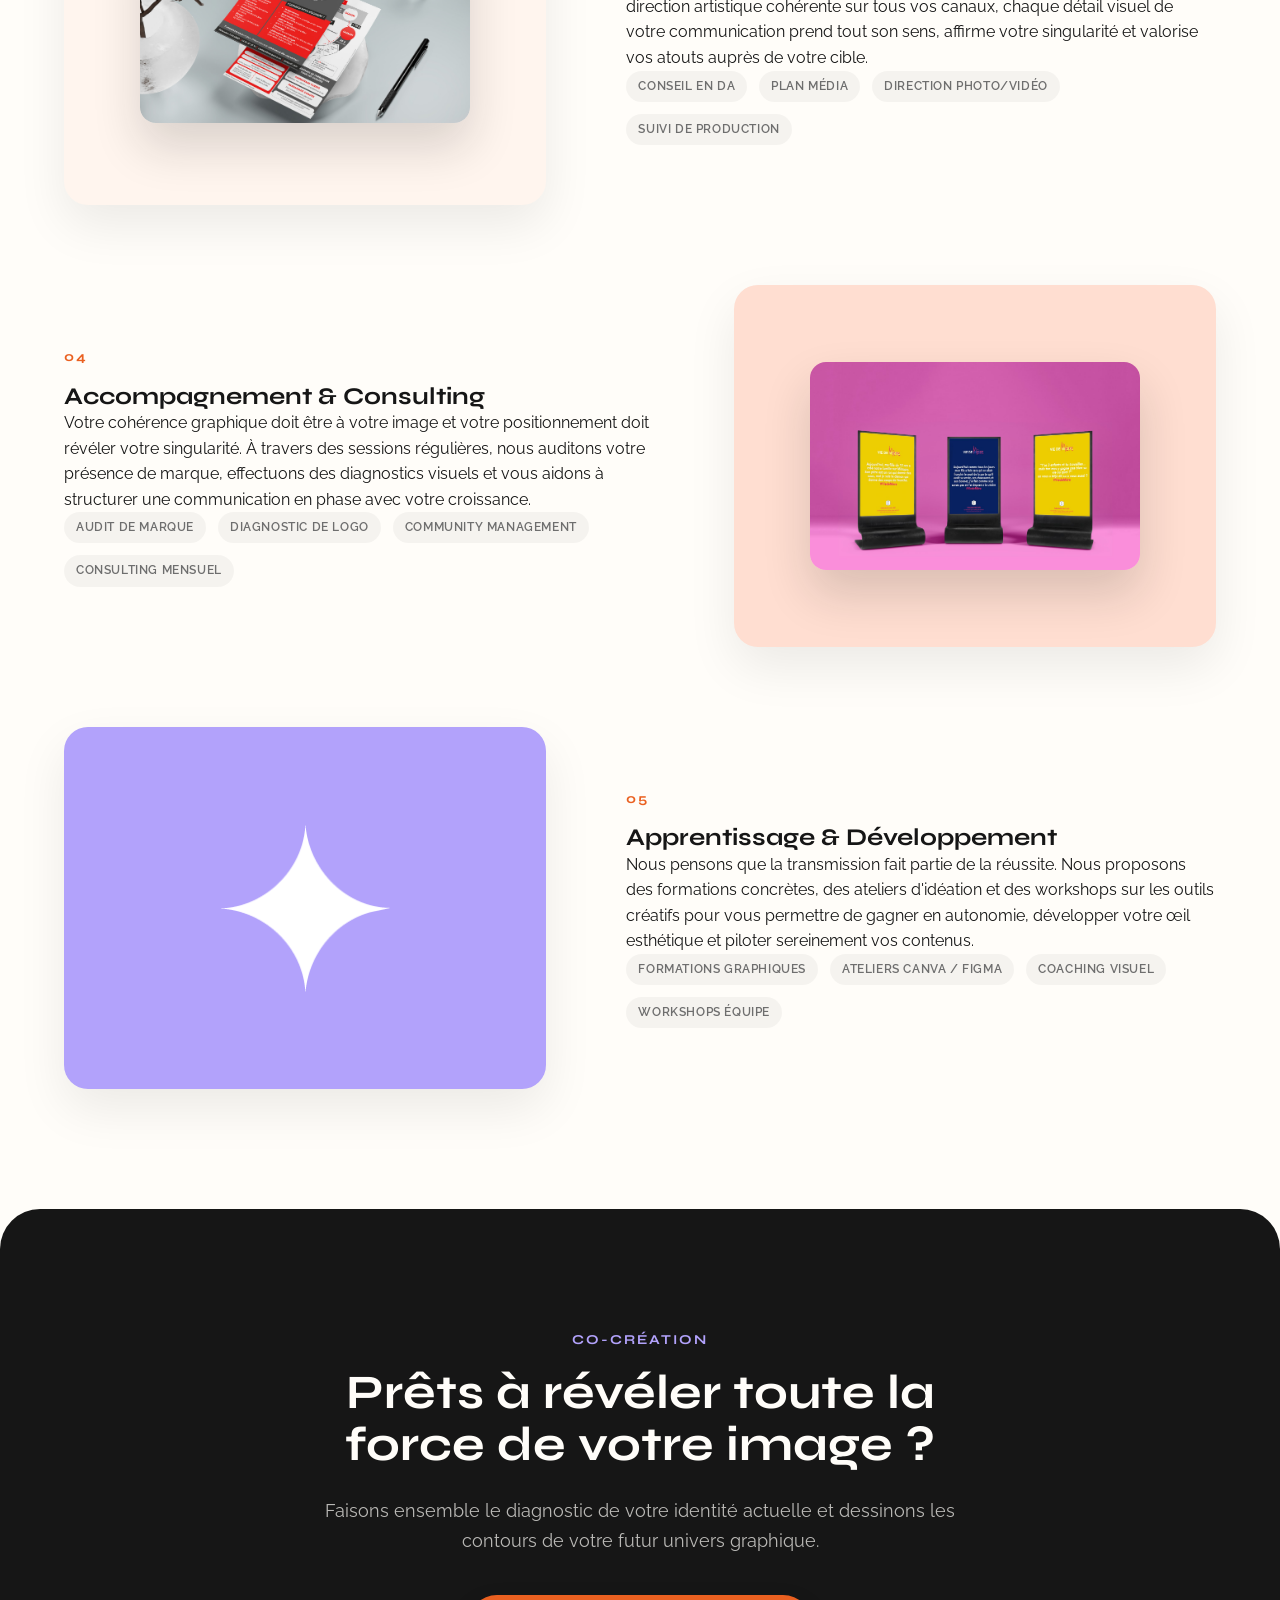
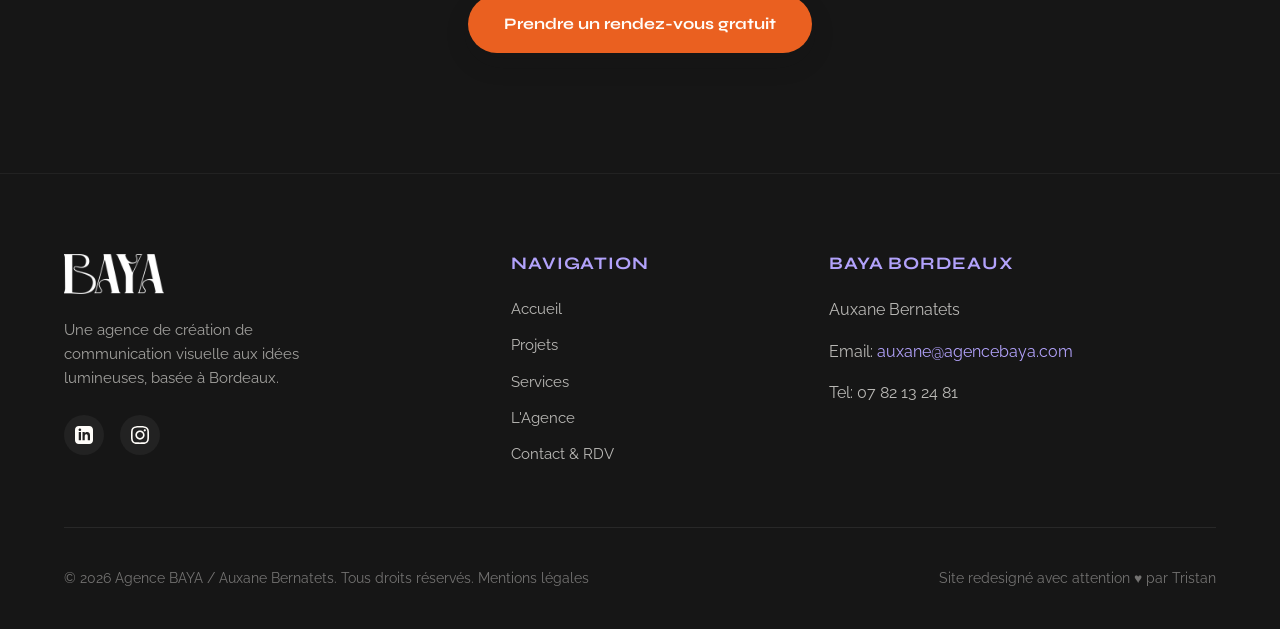
<file: services.html>
<!DOCTYPE html>
<html lang="fr">
<head>
  <meta charset="UTF-8">
  <meta name="viewport" content="width=device-width, initial-scale=1.0">
  <title>Nos Services | BAYA - Direction Artistique et Graphisme à Bordeaux</title>
  <meta name="description" content="Découvrez nos prestations en communication visuelle 360° : branding, logo, chartes graphiques, packaging, édition, webdesign, consulting stratégique et ateliers de formation.">
  <link rel="stylesheet" href="style.css">
  <link rel="canonical" href="https://agencebaya.com/services">
  <link rel="icon" type="image/png" href="https://static.wixstatic.com/media/cdf81d_08ce6a960c4a4b889ecac98e093f3b72~mv2.png">
</head>
<body>

  <!-- Custom Cursor Elements -->
  <div class="custom-cursor"></div>
  <div class="custom-cursor-follower"></div>

  <!-- Header & Navigation -->
  <header class="header-container">
    <nav class="nav-island">
      <a href="index.html" class="logo-link">
        <img class="logo-img" src="images/logo-baya-noir.png" alt="BAYA Logo">
      </a>
      <div class="nav-links">
        <a href="index.html" class="nav-item">Accueil</a>
        <a href="projets.html" class="nav-item">Projets</a>
        <a href="services.html" class="nav-item active">Services</a>
        <a href="agence.html" class="nav-item">L'Agence</a>
        <a href="contact.html" class="nav-item">Contact</a>
        <a href="contact.html#reserver" class="btn-nav-rdv">Prendre RDV</a>
      </div>
      <button class="burger-menu" aria-label="Ouvrir le menu">
        <span class="burger-line"></span>
        <span class="burger-line"></span>
        <span class="burger-line"></span>
      </button>
    </nav>
  </header>

  <!-- Mobile Fullscreen Menu Overlay -->
  <div class="mobile-menu-overlay">
    <div class="mobile-nav-links">
      <a href="index.html" class="mobile-nav-item">Accueil</a>
      <a href="projets.html" class="mobile-nav-item">Projets</a>
      <a href="services.html" class="mobile-nav-item">Services</a>
      <a href="agence.html" class="mobile-nav-item">L'Agence</a>
      <a href="contact.html" class="mobile-nav-item">Contact</a>
      <a href="contact.html#reserver" class="mobile-nav-item" style="color: var(--color-accent-orange);">Prendre RDV</a>
    </div>
  </div>

  <main>
    <!-- Services Header Section -->
    <section class="project-header reveal">
      <div class="container">
        <span class="section-tag">Expertises</span>
        <h1 class="section-title">Nos Prestations</h1>
        <p class="section-desc">Chez BAYA, vos projets sont pensés comme une expérience complète. Cette approche globale 360° transforme vos idées en univers puissants capables de capter l'attention.</p>
      </div>
    </section>

    <!-- Detailed Services List Section -->
    <section style="padding-top: 0;">
      <div class="container" style="display: flex; flex-direction: column; gap: 80px;">
        
        <!-- Service Block 1 -->
        <div class="agency-grid reveal">
          <div class="agency-img-wrapper" style="background-color: var(--color-accent-peach); display: flex; justify-content: center; align-items: center; padding: 40px; aspect-ratio: 4/3;">
            <img style="max-width: 82%; max-height: 100%; width: auto; height: auto; border-radius: 16px; box-shadow: 0 24px 48px rgba(22, 22, 22, 0.16);" src="images/estelle-identite.png" alt="Identité visuelle L'instant d'Estelle par BAYA">
          </div>
          <div>
            <span class="section-tag">01</span>
            <h2>Identité Visuelle & Branding</h2>
            <p>Une marque sans identité visuelle, c'est comme un livre sans couverture. Votre entreprise mérite plus qu'un simple logo : elle mérite un univers complet. Nous définissons vos couleurs, vos typographies, vos symboles et votre charte graphique pour raconter votre histoire et graver une empreinte unique.</p>
            <ul style="list-style-type: none; display: flex; flex-wrap: wrap; gap: 12px;">
              <li class="project-tag">Logotypes</li>
              <li class="project-tag">Charte graphique</li>
              <li class="project-tag">Storytelling</li>
              <li class="project-tag">Branding Board</li>
            </ul>
          </div>
        </div>

        <!-- Service Block 2 -->
        <div class="agency-grid reveal" style="direction: rtl;">
          <!-- Wrap image wrapper back to ltr so image displays correctly -->
          <div class="agency-img-wrapper" style="direction: ltr; background-color: var(--color-accent-purple); display: flex; justify-content: center; align-items: center; padding: 40px; aspect-ratio: 4/3;">
            <img style="width: 82%; height: auto; border-radius: 16px; box-shadow: 0 24px 48px rgba(22, 22, 22, 0.16);" src="images/jimmy-site.jpg" alt="Site internet Les peintures de Jimmy par BAYA">
          </div>
          <div style="direction: ltr;">
            <span class="section-tag">02</span>
            <h2>Supports Print & Digitaux</h2>
            <p>Un message fort mérite un visuel impactant, qu'il soit imprimé ou digital. Des brochures corporatives qui se feuillettent avec plaisir, des packagings soignés qu'on garde précieusement, ou des visuels de réseaux sociaux qui arrêtent le scroll instantanément : chaque support est dessiné pour transformer votre message en émotion.</p>
            <ul style="list-style-type: none; display: flex; flex-wrap: wrap; gap: 12px;">
              <li class="project-tag">Affiches & Flyers</li>
              <li class="project-tag">Packaging & Catalogues</li>
              <li class="project-tag">Newsletters</li>
              <li class="project-tag">Webdesign</li>
            </ul>
          </div>
        </div>

        <!-- Service Block 3 -->
        <div class="agency-grid reveal">
          <div class="agency-img-wrapper" style="background-color: var(--color-accent-cream); display: flex; justify-content: center; align-items: center; padding: 40px; aspect-ratio: 4/3;">
            <img style="width: 82%; height: auto; border-radius: 16px; box-shadow: 0 24px 48px rgba(22, 22, 22, 0.16);" src="images/ere-flyer.jpg" alt="Flyer ERE Sport par BAYA">
          </div>
          <div>
            <span class="section-tag">03</span>
            <h2>Direction Artistique & Stratégie</h2>
            <p>Une image forte commence toujours par une vision claire. À travers une direction artistique cohérente sur tous vos canaux, chaque détail visuel de votre communication prend tout son sens, affirme votre singularité et valorise vos atouts auprès de votre cible.</p>
            <ul style="list-style-type: none; display: flex; flex-wrap: wrap; gap: 12px;">
              <li class="project-tag">Conseil en DA</li>
              <li class="project-tag">Plan média</li>
              <li class="project-tag">Direction photo/vidéo</li>
              <li class="project-tag">Suivi de production</li>
            </ul>
          </div>
        </div>

        <!-- Service Block 4 -->
        <div class="agency-grid reveal" style="direction: rtl;">
          <div class="agency-img-wrapper" style="direction: ltr; background-color: var(--color-accent-peach); display: flex; justify-content: center; align-items: center; padding: 40px; aspect-ratio: 4/3;">
            <img style="width: 82%; height: auto; border-radius: 16px; box-shadow: 0 24px 48px rgba(22, 22, 22, 0.16);" src="images/hero-creaboard.jpg" alt="Affichage créatif réalisé par BAYA">
          </div>
          <div style="direction: ltr;">
            <span class="section-tag">04</span>
            <h2>Accompagnement & Consulting</h2>
            <p>Votre cohérence graphique doit être à votre image et votre positionnement doit révéler votre singularité. À travers des sessions régulières, nous auditons votre présence de marque, effectuons des diagnostics visuels et vous aidons à structurer une communication en phase avec votre croissance.</p>
            <ul style="list-style-type: none; display: flex; flex-wrap: wrap; gap: 12px;">
              <li class="project-tag">Audit de marque</li>
              <li class="project-tag">Diagnostic de logo</li>
              <li class="project-tag">Community Management</li>
              <li class="project-tag">Consulting Mensuel</li>
            </ul>
          </div>
        </div>

        <!-- Service Block 5 -->
        <div class="agency-grid reveal">
          <div class="agency-img-wrapper" style="background-color: var(--color-accent-purple); display: flex; justify-content: center; align-items: center; padding: 40px; aspect-ratio: 4/3;">
            <img style="width: 42%; height: auto;" src="images/deco-etoile.png" alt="Apprentissage & Développement">
          </div>
          <div>
            <span class="section-tag">05</span>
            <h2>Apprentissage & Développement</h2>
            <p>Nous pensons que la transmission fait partie de la réussite. Nous proposons des formations concrètes, des ateliers d'idéation et des workshops sur les outils créatifs pour vous permettre de gagner en autonomie, développer votre œil esthétique et piloter sereinement vos contenus.</p>
            <ul style="list-style-type: none; display: flex; flex-wrap: wrap; gap: 12px;">
              <li class="project-tag">Formations Graphiques</li>
              <li class="project-tag">Ateliers Canva / Figma</li>
              <li class="project-tag">Coaching Visuel</li>
              <li class="project-tag">Workshops Équipe</li>
            </ul>
          </div>
        </div>

      </div>
    </section>

    <!-- Call to action block -->
    <section class="reveal" style="background-color: var(--color-bg-dark); color: var(--color-text-light); text-align: center; border-radius: 40px 40px 0 0;">
      <div class="container" style="max-width: 700px;">
        <span class="section-tag" style="color: var(--color-accent-purple);">Co-création</span>
        <h2 style="font-size: clamp(2rem, 4vw, 3rem); margin-bottom: 24px;">Prêts à révéler toute la force de votre image ?</h2>
        <p style="color: rgba(255, 253, 249, 0.7); margin-bottom: 40px; font-size: 1.15rem;">Faisons ensemble le diagnostic de votre identité actuelle et dessinons les contours de votre futur univers graphique.</p>
        <a href="contact.html#reserver" class="btn-primary" style="background-color: var(--color-accent-orange);">Prendre un rendez-vous gratuit</a>
      </div>
    </section>
  </main>

  <!-- Footer -->
  <footer>
    <div class="container footer-top">
      <div class="footer-brand">
        <img class="logo-img" src="images/logo-baya-blanc.png" alt="BAYA Logo">
        <p>Une agence de création de communication visuelle aux idées lumineuses, basée à Bordeaux.</p>
        <div class="footer-socials">
          <a class="social-link" href="#" aria-label="LinkedIn">
            <svg viewBox="0 0 24 24"><path d="M19 0h-14c-2.761 0-5 2.239-5 5v14c0 2.761 2.239 5 5 5h14c2.762 0 5-2.239 5-5v-14c0-2.761-2.238-5-5-5zm-11 19h-3v-11h3v11zm-1.5-12.268c-.966 0-1.75-.779-1.75-1.75s.784-1.75 1.75-1.75 1.75.779 1.75 1.75-.784 1.75-1.75 1.75zm13.5 12.268h-3v-5.604c0-3.368-4-3.113-4 0v5.604h-3v-11h3v1.765c1.396-2.586 7-2.777 7 2.476v6.759z"/></svg>
          </a>
          <a class="social-link" href="#" aria-label="Instagram">
            <svg viewBox="0 0 24 24"><path d="M12 2.163c3.204 0 3.584.012 4.85.07 3.252.148 4.771 1.691 4.919 4.919.058 1.265.069 1.645.069 4.849 0 3.205-.012 3.584-.069 4.849-.149 3.225-1.664 4.771-4.919 4.919-1.266.058-1.644.07-4.85.07-3.204 0-3.584-.012-4.849-.07-3.26-.149-4.771-1.699-4.919-4.92-.058-1.265-.07-1.644-.07-4.849 0-3.204.013-3.583.07-4.849.149-3.227 1.664-4.771 4.919-4.919 1.266-.057 1.645-.069 4.849-.069zm0-2c-3.259 0-3.667.014-4.947.072-4.358.2-6.78 2.618-6.98 6.98-.059 1.281-.073 1.689-.073 4.948 0 3.259.014 3.668.072 4.948.2 4.358 2.618 6.78 6.98 6.98 1.281.058 1.689.072 4.948.072 3.259 0 3.668-.014 4.948-.072 4.354-.2 6.782-2.618 6.979-6.98.059-1.28.073-1.689.073-4.948 0-3.259-.014-3.667-.072-4.947-.196-4.354-2.617-6.78-6.979-6.98-1.281-.059-1.69-.073-4.949-.073zm0 5.838c-3.403 0-6.162 2.759-6.162 6.162s2.759 6.163 6.162 6.163 6.162-2.759 6.162-6.163c0-3.403-2.759-6.162-6.162-6.162zm0 10.162c-2.209 0-4-1.79-4-4 0-2.209 1.791-4 4-4s4 1.791 4 4c0 2.21-1.791 4-4 4zm6.406-11.845c-.796 0-1.441.645-1.441 1.44s.645 1.44 1.441 1.44c.795 0 1.439-.645 1.439-1.44s-.644-1.44-1.439-1.44z"/></svg>
          </a>
        </div>
      </div>
      
      <div>
        <h4 class="footer-heading">Navigation</h4>
        <div class="footer-links">
          <a class="footer-link" href="index.html">Accueil</a>
          <a class="footer-link" href="projets.html">Projets</a>
          <a class="footer-link" href="services.html">Services</a>
          <a class="footer-link" href="agence.html">L'Agence</a>
          <a class="footer-link" href="contact.html">Contact & RDV</a>
        </div>
      </div>

      <div class="footer-contact">
        <h4 class="footer-heading">BAYA Bordeaux</h4>
        <p>Auxane Bernatets</p>
        <p>Email: <a href="mailto:auxane@agencebaya.com" style="color: var(--color-accent-purple);">auxane@agencebaya.com</a></p>
        <p>Tel: 07 82 13 24 81</p>
      </div>
    </div>
    
    <div class="container footer-bottom">
      <p class="footer-copyright">&copy; 2026 Agence BAYA / Auxane Bernatets. Tous droits réservés. <a href="#">Mentions légales</a></p>
      <p>Site redesigné avec attention &hearts; par Tristan</p>
    </div>
  </footer>

  <script src="script.js"></script>
</body>
</html>
</file>
<file: style.css>
@import url('https://fonts.googleapis.com/css2?family=Raleway:ital,wght@0,100..900;1,100..900&family=Syne:wght@400..800&display=swap');

/* ==========================================================================
   DESIGN TOKENS & VARIABLES
   ========================================================================== */
:root {
  --color-bg: #FFFDF9;
  --color-bg-dark: #161616;
  --color-text: #161616;
  --color-text-light: #FFFDF9;
  --color-text-muted: #6E6E6E;
  
  /* Brand Accents extracted from source site */
  --color-accent-orange: #EA6020;
  --color-accent-orange-rgb: 234, 96, 32;
  --color-accent-purple: #B2A2FB;
  --color-accent-peach: #FFDED1;
  --color-accent-cream: #FFF5EE;
  
  --color-card-bg: #FFF8F4;
  --color-border: rgba(22, 22, 22, 0.1);
  --color-border-light: rgba(255, 253, 249, 0.15);
  
  --font-heading: 'Syne', sans-serif;
  --font-body: 'Raleway', sans-serif;
  
  --transition-smooth: all 0.6s cubic-bezier(0.16, 1, 0.3, 1);
  --transition-medium: all 0.4s cubic-bezier(0.25, 0.46, 0.45, 0.94);
  --transition-fast: all 0.2s ease;
  
  --cursor-size: 8px;
  --cursor-size-hover: 50px;
}

/* ==========================================================================
   RESET & BASE STYLES
   ========================================================================== */
* {
  box-sizing: border-box;
  margin: 0;
  padding: 0;
}

html {
  scroll-behavior: smooth;
  font-size: 16px;
  -webkit-font-smoothing: antialiased;
  background-color: var(--color-bg);
}

body {
  font-family: var(--font-body);
  color: var(--color-text);
  background-color: var(--color-bg);
  overflow-x: hidden;
  line-height: 1.6;
}

h1, h2, h3, h4, h5, h6 {
  font-family: var(--font-heading);
  font-weight: 700;
  line-height: 1.1;
}

a {
  color: inherit;
  text-decoration: none;
  transition: var(--transition-fast);
}

img {
  max-width: 100%;
  height: auto;
  display: block;
}

/* ==========================================================================
   CUSTOM CURSOR
   ========================================================================== */
.custom-cursor {
  width: var(--cursor-size);
  height: var(--cursor-size);
  background-color: var(--color-accent-orange);
  border-radius: 50%;
  position: fixed;
  transform: translate(-50%, -50%);
  pointer-events: none;
  z-index: 9999;
  transition: width 0.2s, height 0.2s, background-color 0.2s;
}

.custom-cursor-follower {
  width: 30px;
  height: 30px;
  border: 1px solid rgba(234, 96, 32, 0.3);
  border-radius: 50%;
  position: fixed;
  transform: translate(-50%, -50%);
  pointer-events: none;
  z-index: 9998;
  transition: transform 0.08s ease-out, width 0.2s, height 0.2s, border-color 0.2s;
}

/* Hover States for Cursor */
body.hover-interactive .custom-cursor {
  width: var(--cursor-size-hover);
  height: var(--cursor-size-hover);
  background-color: rgba(178, 162, 251, 0.3);
  mix-blend-mode: difference;
}

body.hover-interactive .custom-cursor-follower {
  width: 60px;
  height: 60px;
  border-color: var(--color-accent-purple);
}

/* Hide on mobile devices */
@media (max-width: 1024px) {
  .custom-cursor, .custom-cursor-follower {
    display: none !important;
  }
}

/* ==========================================================================
   FLOATING ISLAND NAVIGATION
   ========================================================================== */
.header-container {
  position: fixed;
  top: 24px;
  left: 50%;
  transform: translateX(-50%);
  width: 90%;
  max-width: 1200px;
  z-index: 1000;
  pointer-events: none;
}

.nav-island {
  display: flex;
  justify-content: space-between;
  align-items: center;
  background-color: rgba(255, 253, 249, 0.75);
  border: 1px solid rgba(22, 22, 22, 0.08);
  border-radius: 50px;
  padding: 12px 32px;
  backdrop-filter: blur(20px);
  -webkit-backdrop-filter: blur(20px);
  box-shadow: 0 10px 30px rgba(22, 22, 22, 0.04);
  pointer-events: auto;
  transition: var(--transition-smooth);
}

/* Scrolled Nav Style */
.nav-island.scrolled {
  padding: 8px 24px;
  width: 95%;
  max-width: 1000px;
  background-color: rgba(22, 22, 22, 0.9);
  border-color: rgba(255, 253, 249, 0.1);
  color: var(--color-text-light);
  box-shadow: 0 20px 40px rgba(0, 0, 0, 0.15);
}

.logo-link {
  display: flex;
  align-items: center;
  height: 32px;
}

.logo-img {
  height: 100%;
  width: auto;
  transition: var(--transition-smooth);
}

.nav-island.scrolled .logo-img {
  filter: invert(1);
}

.nav-links {
  display: flex;
  align-items: center;
  gap: 32px;
}

.nav-item {
  font-family: var(--font-heading);
  font-weight: 600;
  font-size: 0.95rem;
  letter-spacing: -0.01em;
  position: relative;
  padding: 8px 0;
}

.nav-item::after {
  content: '';
  position: absolute;
  bottom: 0;
  left: 0;
  width: 0;
  height: 2px;
  background-color: var(--color-accent-orange);
  transition: var(--transition-medium);
}

.nav-item:hover::after,
.nav-item.active::after {
  width: 100%;
}

.nav-island.scrolled .nav-item::after {
  background-color: var(--color-accent-purple);
}

.btn-nav-rdv {
  background-color: var(--color-accent-orange);
  color: var(--color-text-light);
  padding: 10px 24px;
  border-radius: 30px;
  font-family: var(--font-heading);
  font-weight: 700;
  font-size: 0.9rem;
  transition: var(--transition-medium);
  box-shadow: 0 4px 15px rgba(234, 96, 32, 0.2);
}

.btn-nav-rdv:hover {
  transform: translateY(-2px);
  background-color: var(--color-text);
  box-shadow: 0 6px 20px rgba(22, 22, 22, 0.15);
}

.nav-island.scrolled .btn-nav-rdv {
  background-color: var(--color-accent-purple);
  color: var(--color-bg-dark);
  box-shadow: 0 4px 15px rgba(178, 162, 251, 0.3);
}

.nav-island.scrolled .btn-nav-rdv:hover {
  background-color: var(--color-bg);
}

/* Menu Mobile Burger */
.burger-menu {
  display: none;
  flex-direction: column;
  justify-content: space-between;
  width: 24px;
  height: 18px;
  background: transparent;
  border: none;
  cursor: pointer;
  z-index: 1100;
}

.burger-line {
  width: 100%;
  height: 2px;
  background-color: var(--color-text);
  transition: var(--transition-medium);
}

.nav-island.scrolled .burger-line {
  background-color: var(--color-text-light);
}

/* Fullscreen Mobile Overlay */
.mobile-menu-overlay {
  position: fixed;
  top: 0;
  left: 0;
  width: 100%;
  height: 100vh;
  background-color: var(--color-bg-dark);
  z-index: 999;
  display: flex;
  flex-direction: column;
  justify-content: center;
  align-items: center;
  opacity: 0;
  visibility: hidden;
  transition: var(--transition-smooth);
}

.mobile-menu-overlay.open {
  opacity: 1;
  visibility: visible;
}

.mobile-nav-links {
  display: flex;
  flex-direction: column;
  align-items: center;
  gap: 32px;
  margin-bottom: 48px;
}

.mobile-nav-item {
  font-family: var(--font-heading);
  font-size: clamp(2rem, 8vw, 3.5rem);
  font-weight: 800;
  color: var(--color-text-light);
  letter-spacing: -0.03em;
  transform: translateY(30px);
  opacity: 0;
  transition: transform 0.6s cubic-bezier(0.16, 1, 0.3, 1), opacity 0.6s ease;
}

.mobile-menu-overlay.open .mobile-nav-item {
  transform: translateY(0);
  opacity: 1;
}

/* Stagger animation delays for mobile items */
.mobile-menu-overlay.open .mobile-nav-item:nth-child(1) { transition-delay: 0.1s; }
.mobile-menu-overlay.open .mobile-nav-item:nth-child(2) { transition-delay: 0.2s; }
.mobile-menu-overlay.open .mobile-nav-item:nth-child(3) { transition-delay: 0.3s; }
.mobile-menu-overlay.open .mobile-nav-item:nth-child(4) { transition-delay: 0.4s; }
.mobile-menu-overlay.open .mobile-nav-item:nth-child(5) { transition-delay: 0.5s; }

.mobile-nav-item:hover {
  color: var(--color-accent-orange);
  transform: scale(1.05);
}

.burger-active .burger-line:nth-child(1) {
  transform: translateY(8px) rotate(45deg);
  background-color: var(--color-text-light);
}

.burger-active .burger-line:nth-child(2) {
  opacity: 0;
}

.burger-active .burger-line:nth-child(3) {
  transform: translateY(-8px) rotate(-45deg);
  background-color: var(--color-text-light);
}

/* ==========================================================================
   LAYOUT GRID SYSTEMS & GENERAL SECTIONS
   ========================================================================== */
section {
  padding: 120px 0;
  position: relative;
}

.container {
  width: 90%;
  max-width: 1200px;
  margin: 0 auto;
}

/* Section Header Styles */
.section-tag {
  font-family: var(--font-heading);
  text-transform: uppercase;
  font-size: 0.85rem;
  letter-spacing: 0.15em;
  color: var(--color-accent-orange);
  font-weight: 700;
  margin-bottom: 16px;
  display: block;
}

.section-title {
  font-size: clamp(2rem, 5vw, 3.8rem);
  font-weight: 800;
  letter-spacing: -0.03em;
  margin-bottom: 24px;
  max-width: 800px;
}

.section-desc {
  font-size: clamp(1.1rem, 2vw, 1.4rem);
  color: var(--color-text-muted);
  max-width: 600px;
  margin-bottom: 48px;
}

/* ==========================================================================
   ANIMATION CLASSES (REVEAL)
   ========================================================================== */
.reveal {
  opacity: 0;
  transform: translateY(50px);
  transition: opacity 1s cubic-bezier(0.16, 1, 0.3, 1), transform 1s cubic-bezier(0.16, 1, 0.3, 1);
}

.reveal.visible {
  opacity: 1;
  transform: translateY(0);
}

.reveal-left {
  opacity: 0;
  transform: translateX(-50px);
  transition: opacity 1s cubic-bezier(0.16, 1, 0.3, 1), transform 1s cubic-bezier(0.16, 1, 0.3, 1);
}

.reveal-left.visible {
  opacity: 1;
  transform: translateX(0);
}

.reveal-right {
  opacity: 0;
  transform: translateX(50px);
  transition: opacity 1s cubic-bezier(0.16, 1, 0.3, 1), transform 1s cubic-bezier(0.16, 1, 0.3, 1);
}

.reveal-right.visible {
  opacity: 1;
  transform: translateX(0);
}

.stagger-item {
  opacity: 0;
  transform: translateY(30px);
  transition: opacity 0.8s cubic-bezier(0.16, 1, 0.3, 1), transform 0.8s cubic-bezier(0.16, 1, 0.3, 1);
}

.stagger-item.visible {
  opacity: 1;
  transform: translateY(0);
}

/* ==========================================================================
   HERO SECTION (ASYMMETRICAL, NO-AI TEMPLATE PATTERN)
   ========================================================================== */
.hero-sec {
  min-height: 100vh;
  display: flex;
  align-items: center;
  padding-top: 140px;
  padding-bottom: 80px;
  overflow: hidden;
}

.hero-grid {
  display: grid;
  grid-template-columns: 1.2fr 0.8fr;
  gap: 40px;
  align-items: center;
}

.hero-text-content {
  z-index: 2;
}

.hero-title {
  font-size: clamp(2.5rem, 6.5vw, 5.2rem);
  font-weight: 800;
  letter-spacing: -0.04em;
  margin-bottom: 32px;
}

/* Word-by-word reveal styles */
.word-reveal {
  display: inline-block;
  overflow: hidden;
  vertical-align: bottom;
  /* inline-block avale l'espace de fin : on retablit l'espacement entre mots */
  margin-right: 0.25em;
}

.word-reveal span {
  display: inline-block;
  transform: translateY(110%);
  animation: revealWord 1s cubic-bezier(0.16, 1, 0.3, 1) forwards;
}

@keyframes revealWord {
  to {
    transform: translateY(0);
  }
}

.hero-subtitle {
  font-size: clamp(1.1rem, 2.5vw, 1.6rem);
  color: var(--color-text-muted);
  max-width: 600px;
  margin-bottom: 48px;
  opacity: 0;
  animation: fadeIn 1s 0.6s ease forwards;
}

@keyframes fadeIn {
  to {
    opacity: 1;
  }
}

.hero-ctas {
  display: flex;
  gap: 20px;
  align-items: center;
  opacity: 0;
  animation: fadeIn 1s 0.8s ease forwards;
}

.btn-primary {
  background-color: var(--color-text);
  color: var(--color-text-light);
  padding: 16px 36px;
  border-radius: 40px;
  font-family: var(--font-heading);
  font-weight: 700;
  font-size: 1rem;
  box-shadow: 0 10px 25px rgba(22, 22, 22, 0.15);
  display: inline-flex;
  align-items: center;
  gap: 12px;
}

.btn-primary:hover {
  background-color: var(--color-accent-orange);
  box-shadow: 0 10px 25px rgba(234, 96, 32, 0.25);
  transform: translateY(-3px);
}

.btn-secondary {
  border: 1px solid var(--color-text);
  color: var(--color-text);
  padding: 16px 36px;
  border-radius: 40px;
  font-family: var(--font-heading);
  font-weight: 700;
  font-size: 1rem;
  display: inline-flex;
  align-items: center;
  gap: 12px;
}

.btn-secondary:hover {
  border-color: var(--color-accent-purple);
  color: var(--color-accent-orange);
  transform: translateY(-3px);
}

/* Asymmetrical Hero Visual Element */
.hero-visual {
  position: relative;
  width: 100%;
  height: 550px;
  display: flex;
  justify-content: center;
  align-items: center;
}

.hero-main-img-wrapper {
  width: 80%;
  height: 90%;
  border-radius: 24px;
  overflow: hidden;
  position: relative;
  box-shadow: 0 30px 60px rgba(0, 0, 0, 0.1);
  transform: rotate(-3deg);
  opacity: 0;
  animation: scaleInRotate 1.2s 0.3s cubic-bezier(0.16, 1, 0.3, 1) forwards;
}

@keyframes scaleInRotate {
  from {
    transform: scale(0.8) rotate(5deg);
    opacity: 0;
  }
  to {
    transform: scale(1) rotate(-3deg);
    opacity: 1;
  }
}

.hero-main-img {
  width: 100%;
  height: 100%;
  object-fit: cover;
  transition: transform 10s ease;
}

.hero-main-img-wrapper:hover .hero-main-img {
  transform: scale(1.1);
}

.hero-badge {
  position: absolute;
  bottom: 30px;
  left: -20px;
  background-color: var(--color-accent-purple);
  padding: 20px 30px;
  border-radius: 16px;
  max-width: 220px;
  box-shadow: 0 15px 35px rgba(178, 162, 251, 0.3);
  font-family: var(--font-heading);
  font-weight: 700;
  font-size: 1rem;
  color: var(--color-bg-dark);
  transform: rotate(5deg);
  opacity: 0;
  animation: badgeIn 1s 1s cubic-bezier(0.16, 1, 0.3, 1) forwards;
}

@keyframes badgeIn {
  from {
    transform: translateY(30px) rotate(-10deg);
    opacity: 0;
  }
  to {
    transform: translateY(0) rotate(5deg);
    opacity: 1;
  }
}

.scroll-indicator {
  position: absolute;
  bottom: 40px;
  left: 5%;
  display: flex;
  align-items: center;
  gap: 12px;
  font-size: 0.85rem;
  letter-spacing: 0.1em;
  text-transform: uppercase;
  font-weight: 700;
  opacity: 0;
  animation: fadeIn 1s 1.2s ease forwards;
}

.scroll-dot {
  width: 6px;
  height: 6px;
  background-color: var(--color-accent-orange);
  border-radius: 50%;
  animation: scrollPulse 1.5s infinite;
}

@keyframes scrollPulse {
  0% { transform: translateY(0); opacity: 0.3; }
  50% { transform: translateY(10px); opacity: 1; }
  100% { transform: translateY(0); opacity: 0.3; }
}

/* ==========================================================================
   DIFFERENCE SECTION (CUSTOM GRID)
   ========================================================================== */
.diff-sec {
  background-color: var(--color-bg-dark);
  color: var(--color-text-light);
  border-radius: 40px 40px 0 0;
}

.diff-grid {
  display: grid;
  grid-template-columns: 1fr 1fr;
  gap: 80px;
  align-items: start;
}

.diff-intro h2 {
  font-size: clamp(2rem, 4.5vw, 3.5rem);
  font-weight: 800;
  letter-spacing: -0.03em;
  margin-bottom: 24px;
}

.diff-list {
  display: flex;
  flex-direction: column;
  gap: 40px;
}

.diff-item {
  display: flex;
  gap: 24px;
  border-bottom: 1px solid rgba(255, 253, 249, 0.1);
  padding-bottom: 32px;
}

.diff-number {
  font-family: var(--font-heading);
  font-size: 2.2rem;
  font-weight: 800;
  color: var(--color-accent-purple);
  line-height: 1;
}

.diff-content h3 {
  font-size: 1.5rem;
  font-weight: 700;
  margin-bottom: 12px;
  letter-spacing: -0.01em;
}

.diff-content p {
  color: var(--color-text-muted);
  font-size: 1.05rem;
}

/* ==========================================================================
   PROJECTS SECTION (ASYNCHRONOUS EDITORIAL GRID)
   ========================================================================== */
.projects-sec {
  background-color: var(--color-bg);
}

.projects-intro {
  display: flex;
  justify-content: space-between;
  align-items: flex-end;
  margin-bottom: 80px;
}

.projects-grid {
  display: grid;
  grid-template-columns: 1fr 1.2fr;
  gap: 60px;
}

.project-card {
  display: flex;
  flex-direction: column;
  border-radius: 20px;
  overflow: hidden;
  transition: var(--transition-smooth);
}

.project-card.tall {
  margin-top: 60px;
}

.project-img-wrapper {
  position: relative;
  width: 100%;
  aspect-ratio: 4/3;
  overflow: hidden;
  border-radius: 20px;
  box-shadow: 0 15px 40px rgba(0, 0, 0, 0.05);
}

.project-img {
  width: 100%;
  height: 100%;
  object-fit: cover;
  transition: transform 0.8s cubic-bezier(0.16, 1, 0.3, 1);
}

/* Custom creative overlay on hover */
.project-overlay {
  position: absolute;
  top: 0;
  left: 0;
  width: 100%;
  height: 100%;
  background-color: rgba(22, 22, 22, 0.85);
  display: flex;
  flex-direction: column;
  justify-content: space-between;
  padding: 40px;
  opacity: 0;
  transition: opacity 0.4s ease;
  color: var(--color-text-light);
  z-index: 2;
}

.project-overlay-top {
  display: flex;
  justify-content: space-between;
  align-items: center;
}

.project-category {
  font-family: var(--font-heading);
  text-transform: uppercase;
  font-size: 0.8rem;
  letter-spacing: 0.15em;
  color: var(--color-accent-orange);
  font-weight: 700;
}

.project-arrow {
  width: 44px;
  height: 44px;
  border: 1px solid rgba(255, 253, 249, 0.3);
  border-radius: 50%;
  display: flex;
  justify-content: center;
  align-items: center;
  transition: var(--transition-medium);
}

.project-arrow svg {
  width: 16px;
  height: 16px;
  fill: none;
  stroke: var(--color-text-light);
  stroke-width: 2;
  transition: var(--transition-medium);
}

.project-overlay-bottom h3 {
  font-size: 2rem;
  font-weight: 800;
  letter-spacing: -0.02em;
  margin-bottom: 8px;
}

.project-overlay-bottom p {
  color: rgba(255, 253, 249, 0.7);
  font-size: 1rem;
}

/* Card Hover States */
.project-card:hover {
  transform: translateY(-8px);
}

.project-card:hover .project-img {
  transform: scale(1.08);
}

.project-card:hover .project-overlay {
  opacity: 1;
}

.project-card:hover .project-arrow {
  background-color: var(--color-accent-orange);
  border-color: var(--color-accent-orange);
}

.project-card:hover .project-arrow svg {
  transform: rotate(45deg);
}

.project-info {
  margin-top: 24px;
  display: flex;
  justify-content: space-between;
  align-items: center;
}

.project-title {
  font-size: 1.4rem;
  font-weight: 800;
  letter-spacing: -0.01em;
}

.project-tags {
  display: flex;
  gap: 8px;
}

.project-tag {
  background-color: rgba(22, 22, 22, 0.04);
  padding: 6px 12px;
  border-radius: 20px;
  font-size: 0.75rem;
  font-weight: 600;
  text-transform: uppercase;
  letter-spacing: 0.05em;
  color: var(--color-text-muted);
}

/* Category filter buttons on project lists */
.project-filters {
  display: flex;
  gap: 12px;
  flex-wrap: wrap;
  margin-bottom: 48px;
}

.filter-btn {
  background-color: transparent;
  border: 1px solid rgba(22, 22, 22, 0.15);
  color: var(--color-text);
  padding: 10px 24px;
  border-radius: 30px;
  cursor: pointer;
  font-family: var(--font-heading);
  font-weight: 700;
  font-size: 0.9rem;
  transition: var(--transition-fast);
}

.filter-btn:hover,
.filter-btn.active {
  background-color: var(--color-text);
  color: var(--color-text-light);
  border-color: var(--color-text);
}

/* ==========================================================================
   SERVICES SECTION (EXPANDABLE EDITORIAL ROWS)
   ========================================================================== */
.services-sec {
  background-color: var(--color-accent-cream);
}

.services-list {
  display: flex;
  flex-direction: column;
  margin-top: 60px;
}

.service-row {
  display: grid;
  grid-template-columns: 80px 1.5fr 2.5fr 80px;
  align-items: center;
  padding: 40px 0;
  border-bottom: 1px solid rgba(22, 22, 22, 0.1);
  transition: var(--transition-smooth);
}

.service-row-number {
  font-family: var(--font-heading);
  font-size: 1.5rem;
  font-weight: 800;
  color: var(--color-accent-orange);
}

.service-row-title {
  font-size: clamp(1.4rem, 2.5vw, 2.2rem);
  font-weight: 800;
  letter-spacing: -0.02em;
}

.service-row-desc {
  font-size: 1.1rem;
  color: var(--color-text-muted);
  padding-right: 40px;
}

.service-row-icon {
  width: 48px;
  height: 48px;
  border: 1px solid rgba(22, 22, 22, 0.15);
  border-radius: 50%;
  display: flex;
  justify-content: center;
  align-items: center;
  transition: var(--transition-medium);
}

.service-row-icon svg {
  width: 18px;
  height: 18px;
  fill: none;
  stroke: var(--color-text);
  stroke-width: 2;
  transition: var(--transition-medium);
}

/* Row Hover States */
.service-row:hover {
  background-color: rgba(234, 96, 32, 0.03);
  padding-left: 20px;
  padding-right: 20px;
}

.service-row:hover .service-row-icon {
  background-color: var(--color-text);
  border-color: var(--color-text);
  transform: rotate(90deg);
}

.service-row:hover .service-row-icon svg {
  stroke: var(--color-text-light);
}

/* ==========================================================================
   AGENCY / FOUNDER & STATS SECTION
   ========================================================================== */
.agency-sec {
  background-color: var(--color-bg);
}

.agency-grid {
  display: grid;
  grid-template-columns: 0.9fr 1.1fr;
  gap: 80px;
  align-items: center;
}

.agency-img-wrapper {
  position: relative;
  border-radius: 24px;
  overflow: hidden;
  box-shadow: 0 20px 50px rgba(0, 0, 0, 0.08);
}

.agency-img {
  width: 100%;
  height: auto;
  object-fit: cover;
}

.agency-content h2 {
  font-size: clamp(2rem, 4vw, 3.2rem);
  font-weight: 800;
  letter-spacing: -0.03em;
  margin-bottom: 24px;
}

.agency-content p {
  font-size: 1.15rem;
  color: var(--color-text-muted);
  margin-bottom: 32px;
  line-height: 1.7;
}

.stats-grid {
  display: grid;
  grid-template-columns: repeat(3, 1fr);
  gap: 20px;
  border-top: 1px solid rgba(22, 22, 22, 0.1);
  padding-top: 40px;
}

.stat-item {
  display: flex;
  flex-direction: column;
}

.stat-number {
  font-family: var(--font-heading);
  font-size: clamp(2.2rem, 4.5vw, 3.8rem);
  font-weight: 800;
  color: var(--color-accent-orange);
  line-height: 1;
  margin-bottom: 8px;
}

.stat-label {
  font-size: 0.9rem;
  font-weight: 700;
  text-transform: uppercase;
  letter-spacing: 0.05em;
  color: var(--color-text-muted);
}

/* ==========================================================================
   LOGOS TRUST / MARQUEE DECORATION
   ========================================================================== */
.logos-sec {
  padding: 60px 0;
  background-color: var(--color-bg);
  border-top: 1px solid rgba(22, 22, 22, 0.05);
  border-bottom: 1px solid rgba(22, 22, 22, 0.05);
  overflow: hidden;
}

.logo-marquee {
  display: flex;
  width: max-content;
  animation: marquee 25s linear infinite;
  gap: 80px;
}

.logo-marquee img {
  height: 45px;
  width: auto;
  opacity: 0.4;
  filter: grayscale(1);
  transition: var(--transition-fast);
}

.logo-marquee img:hover {
  opacity: 1;
  filter: grayscale(0);
}

@keyframes marquee {
  0% { transform: translateX(0); }
  100% { transform: translateX(-50%); }
}

/* ==========================================================================
   BOOKING APPOINTMENT / CONTACT SECTION (OBLIGATORY PAGE ELEMENT)
   ========================================================================== */
.booking-sec {
  background-color: var(--color-bg-dark);
  color: var(--color-text-light);
  border-radius: 40px 40px 0 0;
}

.booking-grid {
  display: grid;
  grid-template-columns: 0.9fr 1.1fr;
  gap: 80px;
  align-items: start;
}

.booking-info h2 {
  font-size: clamp(2.2rem, 5vw, 3.8rem);
  font-weight: 800;
  letter-spacing: -0.03em;
  margin-bottom: 24px;
}

.booking-info p {
  font-size: 1.15rem;
  color: rgba(255, 253, 249, 0.7);
  margin-bottom: 48px;
}

.booking-contact-list {
  display: flex;
  flex-direction: column;
  gap: 24px;
}

.booking-contact-item {
  display: flex;
  align-items: center;
  gap: 16px;
}

.booking-contact-icon {
  width: 48px;
  height: 48px;
  border-radius: 50%;
  background-color: rgba(255, 253, 249, 0.08);
  display: flex;
  justify-content: center;
  align-items: center;
}

.booking-contact-icon svg {
  width: 18px;
  height: 18px;
  fill: none;
  stroke: var(--color-accent-purple);
  stroke-width: 2;
}

.booking-contact-text span {
  display: block;
  font-size: 0.85rem;
  color: rgba(255, 253, 249, 0.5);
  text-transform: uppercase;
  letter-spacing: 0.05em;
}

.booking-contact-text a,
.booking-contact-text p {
  font-size: 1.15rem;
  font-weight: 700;
}

/* Appointment Form Design */
.booking-form {
  background-color: rgba(255, 253, 249, 0.04);
  border: 1px solid rgba(255, 253, 249, 0.08);
  border-radius: 24px;
  padding: 48px;
  position: relative;
}

.form-row {
  display: grid;
  grid-template-columns: 1fr 1fr;
  gap: 24px;
  margin-bottom: 24px;
}

.form-group {
  display: flex;
  flex-direction: column;
  margin-bottom: 24px;
}

.form-group.full-width {
  grid-column: span 2;
}

.form-label {
  font-family: var(--font-heading);
  font-weight: 700;
  font-size: 0.9rem;
  margin-bottom: 8px;
  color: rgba(255, 253, 249, 0.8);
}

.form-input, .form-select, .form-textarea {
  background-color: rgba(255, 253, 249, 0.06);
  border: 1px solid rgba(255, 253, 249, 0.15);
  color: var(--color-text-light);
  padding: 14px 20px;
  border-radius: 12px;
  font-family: var(--font-body);
  font-size: 1rem;
  transition: var(--transition-fast);
  outline: none;
}

.form-select option {
  background-color: var(--color-bg-dark);
  color: var(--color-text-light);
}

.form-input:focus, .form-select:focus, .form-textarea:focus {
  border-color: var(--color-accent-orange);
  background-color: rgba(255, 253, 249, 0.1);
  box-shadow: 0 0 10px rgba(234, 96, 32, 0.15);
}

.form-textarea {
  resize: vertical;
  min-height: 120px;
}

.checkbox-group {
  display: flex;
  gap: 16px;
  margin-bottom: 24px;
}

.checkbox-label {
  font-size: 0.9rem;
  color: rgba(255, 253, 249, 0.6);
  line-height: 1.4;
}

.checkbox-label a {
  color: var(--color-accent-purple);
}

/* Submit Button & Confirmation Animation */
.btn-submit {
  width: 100%;
  background-color: var(--color-accent-orange);
  color: var(--color-text-light);
  border: none;
  padding: 16px;
  border-radius: 30px;
  font-family: var(--font-heading);
  font-weight: 700;
  font-size: 1.05rem;
  cursor: pointer;
  transition: var(--transition-medium);
  box-shadow: 0 5px 15px rgba(234, 96, 32, 0.3);
  display: flex;
  justify-content: center;
  align-items: center;
  gap: 12px;
}

.btn-submit:hover {
  background-color: var(--color-accent-purple);
  box-shadow: 0 5px 15px rgba(178, 162, 251, 0.3);
  color: var(--color-bg-dark);
}

/* Success Overlay State */
.booking-success-message {
  position: absolute;
  top: 0;
  left: 0;
  width: 100%;
  height: 100%;
  background-color: var(--color-bg-dark);
  border-radius: 24px;
  display: flex;
  flex-direction: column;
  justify-content: center;
  align-items: center;
  padding: 48px;
  text-align: center;
  opacity: 0;
  visibility: hidden;
  transition: var(--transition-smooth);
  z-index: 5;
}

.booking-success-message.active {
  opacity: 1;
  visibility: visible;
}

.success-icon {
  width: 80px;
  height: 80px;
  background-color: rgba(194, 247, 194, 0.1);
  border: 2px solid #C2F7C2;
  border-radius: 50%;
  display: flex;
  justify-content: center;
  align-items: center;
  margin-bottom: 24px;
  transform: scale(0.7);
  transition: transform 0.6s 0.2s cubic-bezier(0.175, 0.885, 0.32, 1.275);
}

.booking-success-message.active .success-icon {
  transform: scale(1);
}

.success-icon svg {
  width: 40px;
  height: 40px;
  fill: none;
  stroke: #C2F7C2;
  stroke-width: 3;
}

/* ==========================================================================
   PORTFOLIO PAGE (SINGLE PROJECT LAYOUTS)
   ========================================================================== */
.project-header {
  padding-top: 180px;
  padding-bottom: 60px;
}

.project-meta-grid {
  display: grid;
  grid-template-columns: 2.2fr 0.8fr;
  gap: 80px;
  margin-bottom: 60px;
}

.project-meta-details {
  display: grid;
  grid-template-columns: repeat(3, 1fr);
  gap: 30px;
  border-top: 1px solid var(--color-border);
  border-bottom: 1px solid var(--color-border);
  padding: 30px 0;
}

.meta-item span {
  display: block;
  font-family: var(--font-heading);
  font-size: 0.8rem;
  text-transform: uppercase;
  letter-spacing: 0.1em;
  color: var(--color-text-muted);
  margin-bottom: 6px;
}

.meta-item p {
  font-size: 1.1rem;
  font-weight: 700;
}

.project-narrative p {
  font-size: 1.2rem;
  line-height: 1.7;
  color: var(--color-text-muted);
}

/* Project Showroom Visual Blocks */
.project-showroom {
  display: flex;
  flex-direction: column;
  gap: 40px;
  padding: 0 0 120px 0;
}

.showroom-block {
  width: 100%;
  border-radius: 24px;
  overflow: hidden;
  box-shadow: 0 20px 50px rgba(22, 22, 22, 0.05);
}

.showroom-block img {
  width: 100%;
  height: auto;
  object-fit: cover;
  transition: var(--transition-smooth);
}

/* Dans la grille double, les deux blocs doivent se remplir a la meme hauteur */
.showroom-double-grid .showroom-block img {
  height: 100%;
}

.showroom-block:hover img {
  transform: scale(1.02);
}

.showroom-double-grid {
  display: grid;
  grid-template-columns: 1fr 1fr;
  gap: 40px;
}

.project-nav-footer {
  display: flex;
  justify-content: space-between;
  border-top: 1px solid var(--color-border);
  padding: 60px 0;
  margin-bottom: 60px;
}

.project-nav-link {
  display: flex;
  flex-direction: column;
}

.project-nav-link.next {
  align-items: flex-end;
  text-align: right;
}

.project-nav-link span {
  font-size: 0.85rem;
  text-transform: uppercase;
  color: var(--color-text-muted);
  font-weight: 700;
  letter-spacing: 0.05em;
  margin-bottom: 8px;
}

.project-nav-link p {
  font-family: var(--font-heading);
  font-size: clamp(1.2rem, 2.5vw, 2rem);
  font-weight: 800;
  letter-spacing: -0.01em;
  transition: var(--transition-fast);
}

.project-nav-link:hover p {
  color: var(--color-accent-orange);
}

/* ==========================================================================
   FOOTER STYLE
   ========================================================================== */
footer {
  background-color: var(--color-bg-dark);
  color: var(--color-text-light);
  padding: 80px 0 40px 0;
  border-top: 1px solid rgba(255, 253, 249, 0.05);
}

.footer-top {
  display: grid;
  grid-template-columns: 1.5fr 1fr 1.5fr;
  gap: 60px;
  padding-bottom: 60px;
  border-bottom: 1px solid rgba(255, 253, 249, 0.08);
}

.footer-brand .logo-img {
  height: 40px;
  margin-bottom: 24px;
}

.footer-brand p {
  color: rgba(255, 253, 249, 0.6);
  max-width: 280px;
  font-size: 0.95rem;
  margin-bottom: 24px;
}

.footer-heading {
  font-family: var(--font-heading);
  font-size: 1.1rem;
  font-weight: 700;
  text-transform: uppercase;
  letter-spacing: 0.05em;
  margin-bottom: 24px;
  color: var(--color-accent-purple);
}

.footer-links {
  display: flex;
  flex-direction: column;
  gap: 12px;
}

.footer-link {
  color: rgba(255, 253, 249, 0.7);
  font-size: 0.95rem;
}

.footer-link:hover {
  color: var(--color-accent-orange);
  padding-left: 6px;
}

.footer-contact p {
  color: rgba(255, 253, 249, 0.7);
  font-size: 1rem;
  margin-bottom: 16px;
}

.footer-socials {
  display: flex;
  gap: 16px;
  margin-top: 24px;
}

.social-link {
  width: 40px;
  height: 40px;
  border-radius: 50%;
  background-color: rgba(255, 253, 249, 0.05);
  display: flex;
  justify-content: center;
  align-items: center;
  transition: var(--transition-fast);
}

.social-link svg {
  width: 18px;
  height: 18px;
  fill: var(--color-text-light);
}

.social-link:hover {
  background-color: var(--color-accent-orange);
  transform: translateY(-3px);
}

.footer-bottom {
  display: flex;
  justify-content: space-between;
  align-items: center;
  padding-top: 40px;
  font-size: 0.85rem;
  color: rgba(255, 253, 249, 0.4);
}

.footer-copyright a {
  color: rgba(255, 253, 249, 0.4);
}

.footer-copyright a:hover {
  color: var(--color-accent-purple);
}

/* ==========================================================================
   RESPONSIVE MEDIA QUERIES (MOBILE & TABLET FIRST)
   ========================================================================== */

/* Tablet View: Under 1024px */
@media (max-width: 1024px) {
  .nav-links {
    display: none; /* Mobile menu takes over */
  }
  
  .burger-menu {
    display: flex;
  }
  
  .hero-grid {
    grid-template-columns: 1fr;
    gap: 60px;
  }
  
  .hero-visual {
    height: 450px;
  }
  
  .diff-grid {
    grid-template-columns: 1fr;
    gap: 60px;
  }
  
  .projects-grid {
    grid-template-columns: 1fr 1fr;
    gap: 40px;
  }
  
  .project-card.tall {
    margin-top: 0;
  }
  
  .service-row {
    grid-template-columns: 50px 1.5fr 2fr;
  }
  
  .service-row-icon {
    display: none; /* Simplify on smaller tablets */
  }
  
  .agency-grid {
    grid-template-columns: 1fr;
    gap: 60px;
  }
  
  .booking-grid {
    grid-template-columns: 1fr;
    gap: 60px;
  }
  
  .footer-top {
    grid-template-columns: 1fr 1fr;
  }
  
  .footer-contact {
    grid-column: span 2;
  }
}

/* Mobile View: Under 768px */
@media (max-width: 768px) {
  section {
    padding: 80px 0;
  }
  
  .header-container {
    top: 16px;
  }
  
  .nav-island {
    padding: 10px 20px;
  }
  
  .hero-sec {
    padding-top: 120px;
  }
  
  .hero-visual {
    height: 380px;
  }
  
  .hero-title {
    font-size: clamp(1.7rem, 7vw, 3.2rem);
  }
  
  .section-title {
    font-size: clamp(1.6rem, 6vw, 2.5rem);
  }
  
  .projects-intro {
    flex-direction: column;
    align-items: flex-start;
    gap: 20px;
    margin-bottom: 40px;
  }

  .projects-grid {
    grid-template-columns: 1fr;
    gap: 40px;
  }
  
  .projects-grid > * {
    grid-column: span 1 !important;
  }
  
  .service-row {
    grid-template-columns: 1fr;
    gap: 16px;
    padding: 30px 0;
  }
  
  .service-row-desc {
    padding-right: 0;
  }
  
  .stats-grid {
    grid-template-columns: 1fr;
    gap: 30px;
  }
  
  .form-row {
    grid-template-columns: 1fr;
    gap: 0;
  }
  
  .form-group.full-width {
    grid-column: span 1;
  }
  
  .booking-form {
    padding: 24px;
  }
  
  .footer-top {
    grid-template-columns: 1fr;
    gap: 40px;
  }
  
  .footer-contact {
    grid-column: span 1;
  }
  
  .footer-bottom {
    flex-direction: column;
    gap: 20px;
    align-items: flex-start;
  }
  
  .project-meta-grid {
    grid-template-columns: 1fr;
    gap: 40px;
  }
  
  .project-meta-details {
    grid-template-columns: 1fr;
    padding: 20px 0;
  }
  
  .showroom-double-grid {
    grid-template-columns: 1fr;
    gap: 20px;
  }
}

/* Very Small Mobile: Under 375px (iPhone SE support) */
@media (max-width: 375px) {
  .hero-ctas {
    flex-direction: column;
    align-items: stretch;
  }
  
  .btn-primary, .btn-secondary {
    justify-content: center;
  }
  
  .btn-nav-rdv {
    display: none; /* Hide button in floating bar for very small screens, access via menu overlay */
  }
}
</file>
